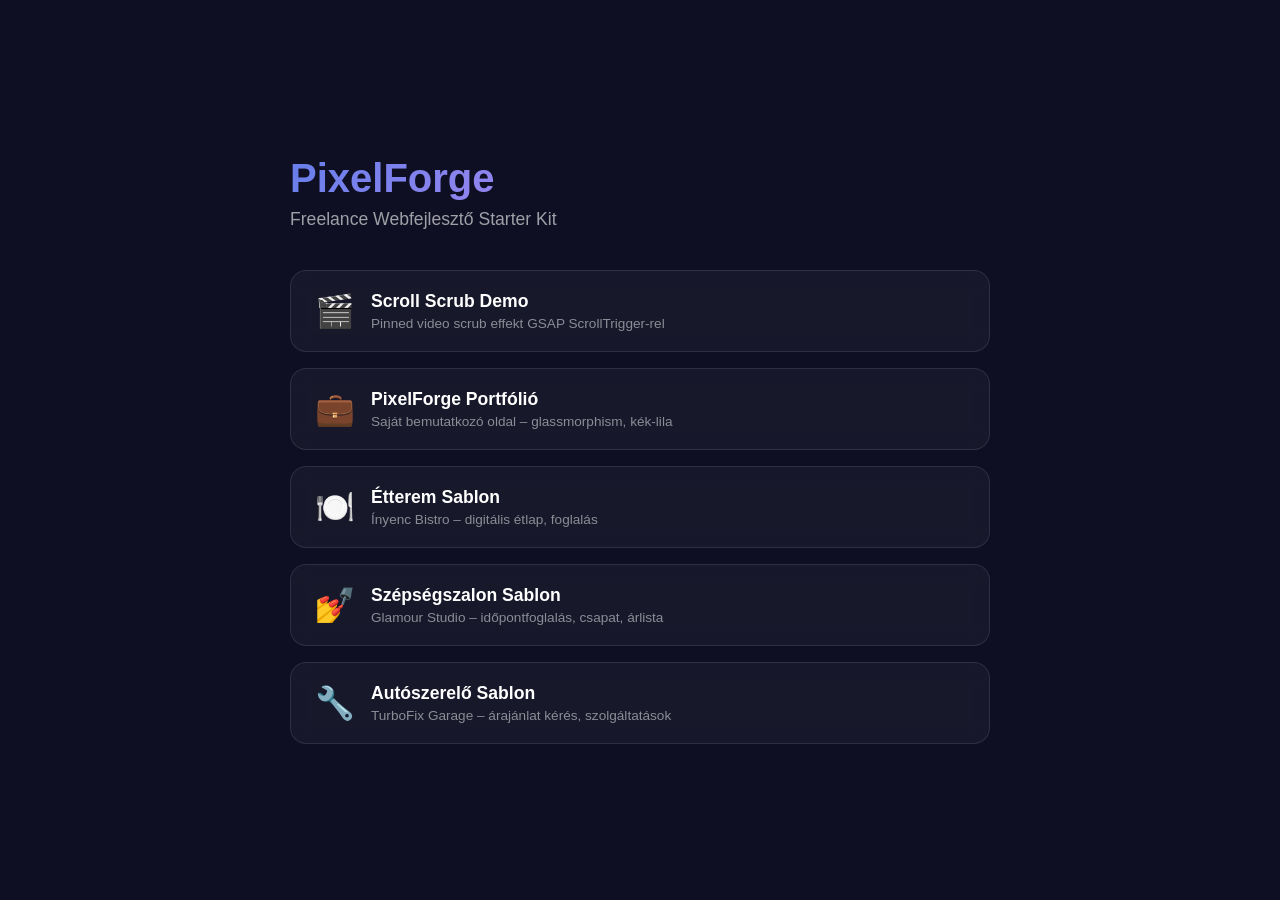
<file: index.html>
<!DOCTYPE html>
<html lang="hu">
<head>
    <meta charset="UTF-8">
    <meta name="viewport" content="width=device-width, initial-scale=1.0">
    <title>PixelForge | Weboldal Sablonok</title>
    <style>
        *, *::before, *::after { margin: 0; padding: 0; box-sizing: border-box; }
        body {
            font-family: 'Inter', -apple-system, sans-serif;
            background: #0f0f23;
            color: #fff;
            min-height: 100vh;
            display: flex;
            align-items: center;
            justify-content: center;
            padding: 40px 24px;
        }
        .container { max-width: 700px; width: 100%; }
        h1 {
            font-size: 2.5rem;
            font-weight: 800;
            margin-bottom: 8px;
            background: linear-gradient(135deg, #667eea, #f093fb);
            -webkit-background-clip: text;
            -webkit-text-fill-color: transparent;
            background-clip: text;
        }
        .subtitle {
            color: rgba(255,255,255,0.6);
            margin-bottom: 40px;
            font-size: 1.1rem;
        }
        .links { display: flex; flex-direction: column; gap: 16px; }
        a {
            display: flex;
            align-items: center;
            gap: 16px;
            padding: 20px 24px;
            background: rgba(255,255,255,0.04);
            border: 1px solid rgba(255,255,255,0.1);
            border-radius: 16px;
            text-decoration: none;
            color: #fff;
            transition: all 0.3s ease;
            backdrop-filter: blur(10px);
        }
        a:hover {
            border-color: rgba(102,126,234,0.5);
            background: rgba(102,126,234,0.08);
            transform: translateX(8px);
        }
        .icon { font-size: 2rem; }
        .link-info h3 { font-size: 1.1rem; margin-bottom: 4px; }
        .link-info p { font-size: 0.85rem; color: rgba(255,255,255,0.5); }
    </style>
</head>
<body>
    <div class="container">
        <h1>PixelForge</h1>
        <p class="subtitle">Freelance Webfejlesztő Starter Kit</p>
        <div class="links">
            <a href="./scroll-scrub-demo/">
                <span class="icon">🎬</span>
                <div class="link-info">
                    <h3>Scroll Scrub Demo</h3>
                    <p>Pinned video scrub effekt GSAP ScrollTrigger-rel</p>
                </div>
            </a>
            <a href="./pixelforge-portfolio/">
                <span class="icon">💼</span>
                <div class="link-info">
                    <h3>PixelForge Portfólió</h3>
                    <p>Saját bemutatkozó oldal – glassmorphism, kék-lila</p>
                </div>
            </a>
            <a href="./sablon-etterem/">
                <span class="icon">🍽️</span>
                <div class="link-info">
                    <h3>Étterem Sablon</h3>
                    <p>Ínyenc Bistro – digitális étlap, foglalás</p>
                </div>
            </a>
            <a href="./sablon-szepsegszalon/">
                <span class="icon">💅</span>
                <div class="link-info">
                    <h3>Szépségszalon Sablon</h3>
                    <p>Glamour Studio – időpontfoglalás, csapat, árlista</p>
                </div>
            </a>
            <a href="./sablon-autoszerelo/">
                <span class="icon">🔧</span>
                <div class="link-info">
                    <h3>Autószerelő Sablon</h3>
                    <p>TurboFix Garage – árajánlat kérés, szolgáltatások</p>
                </div>
            </a>
        </div>
    </div>
</body>
</html>
</file>
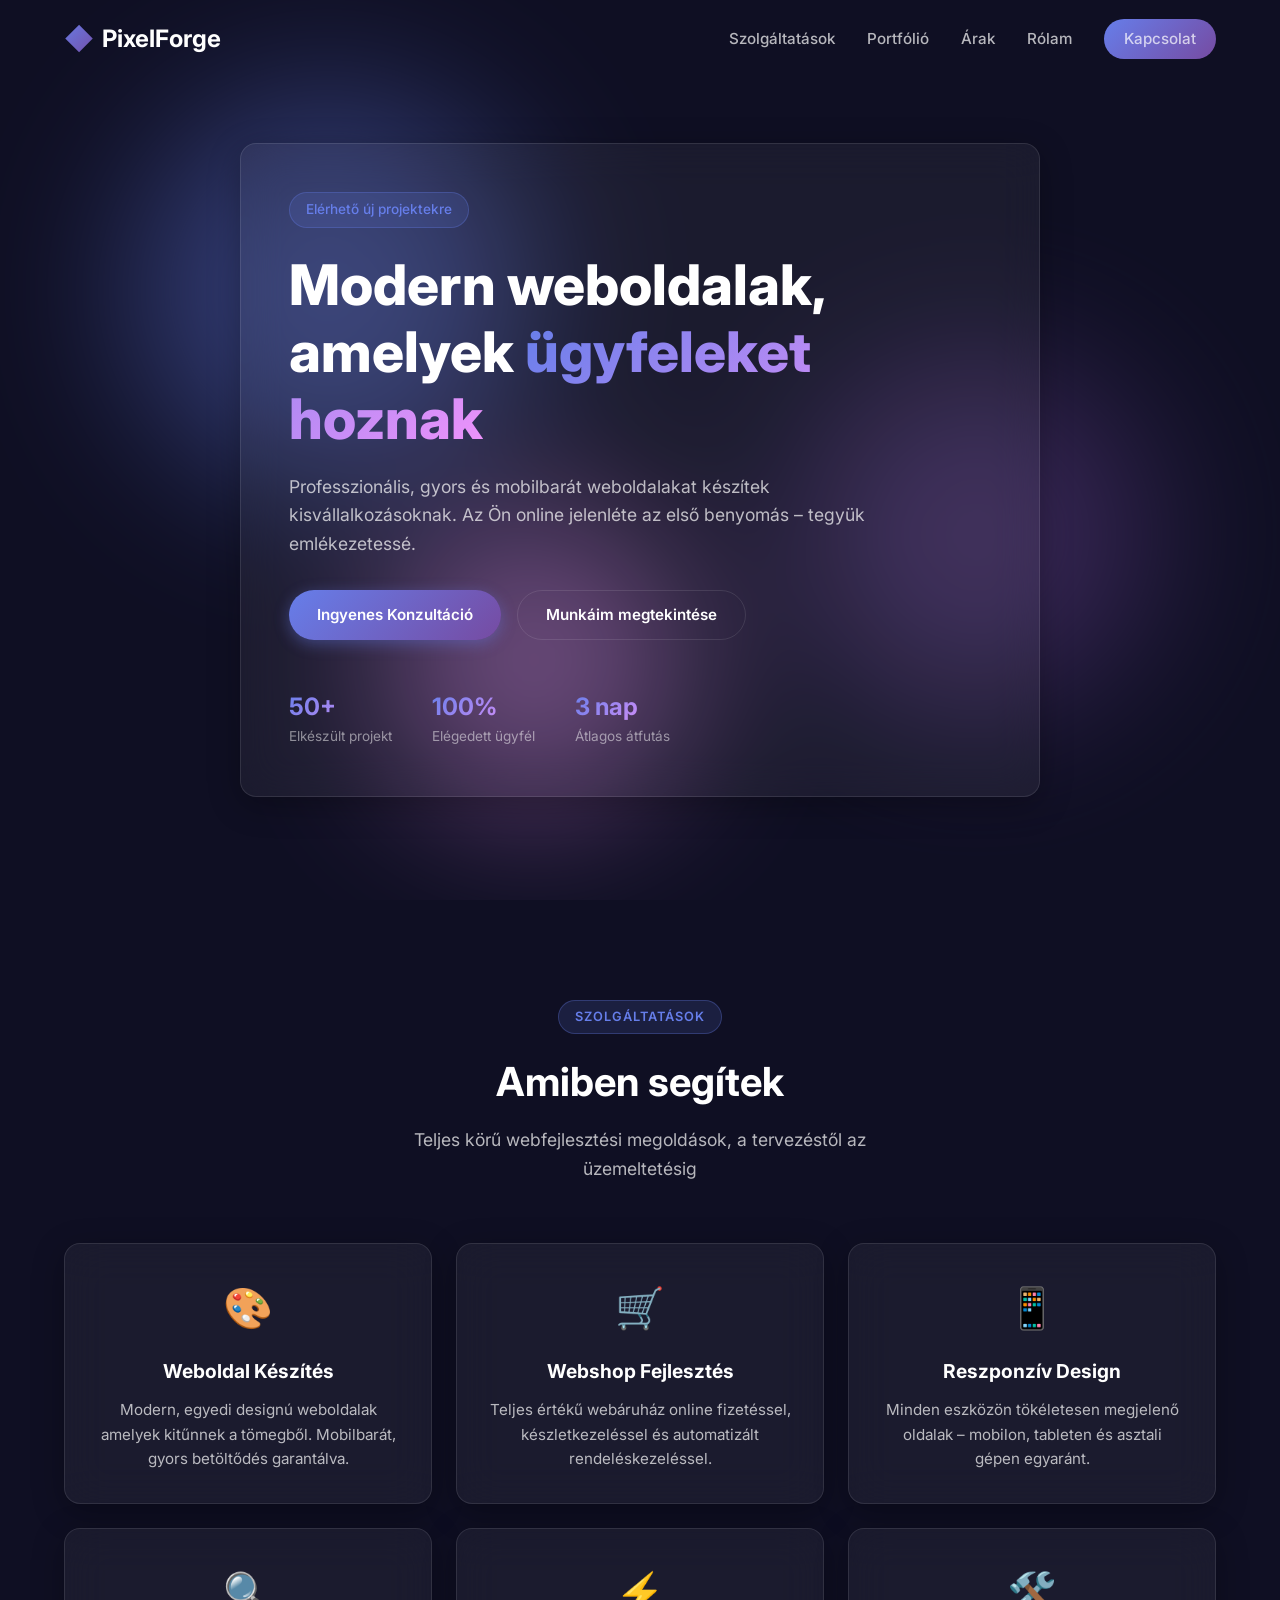
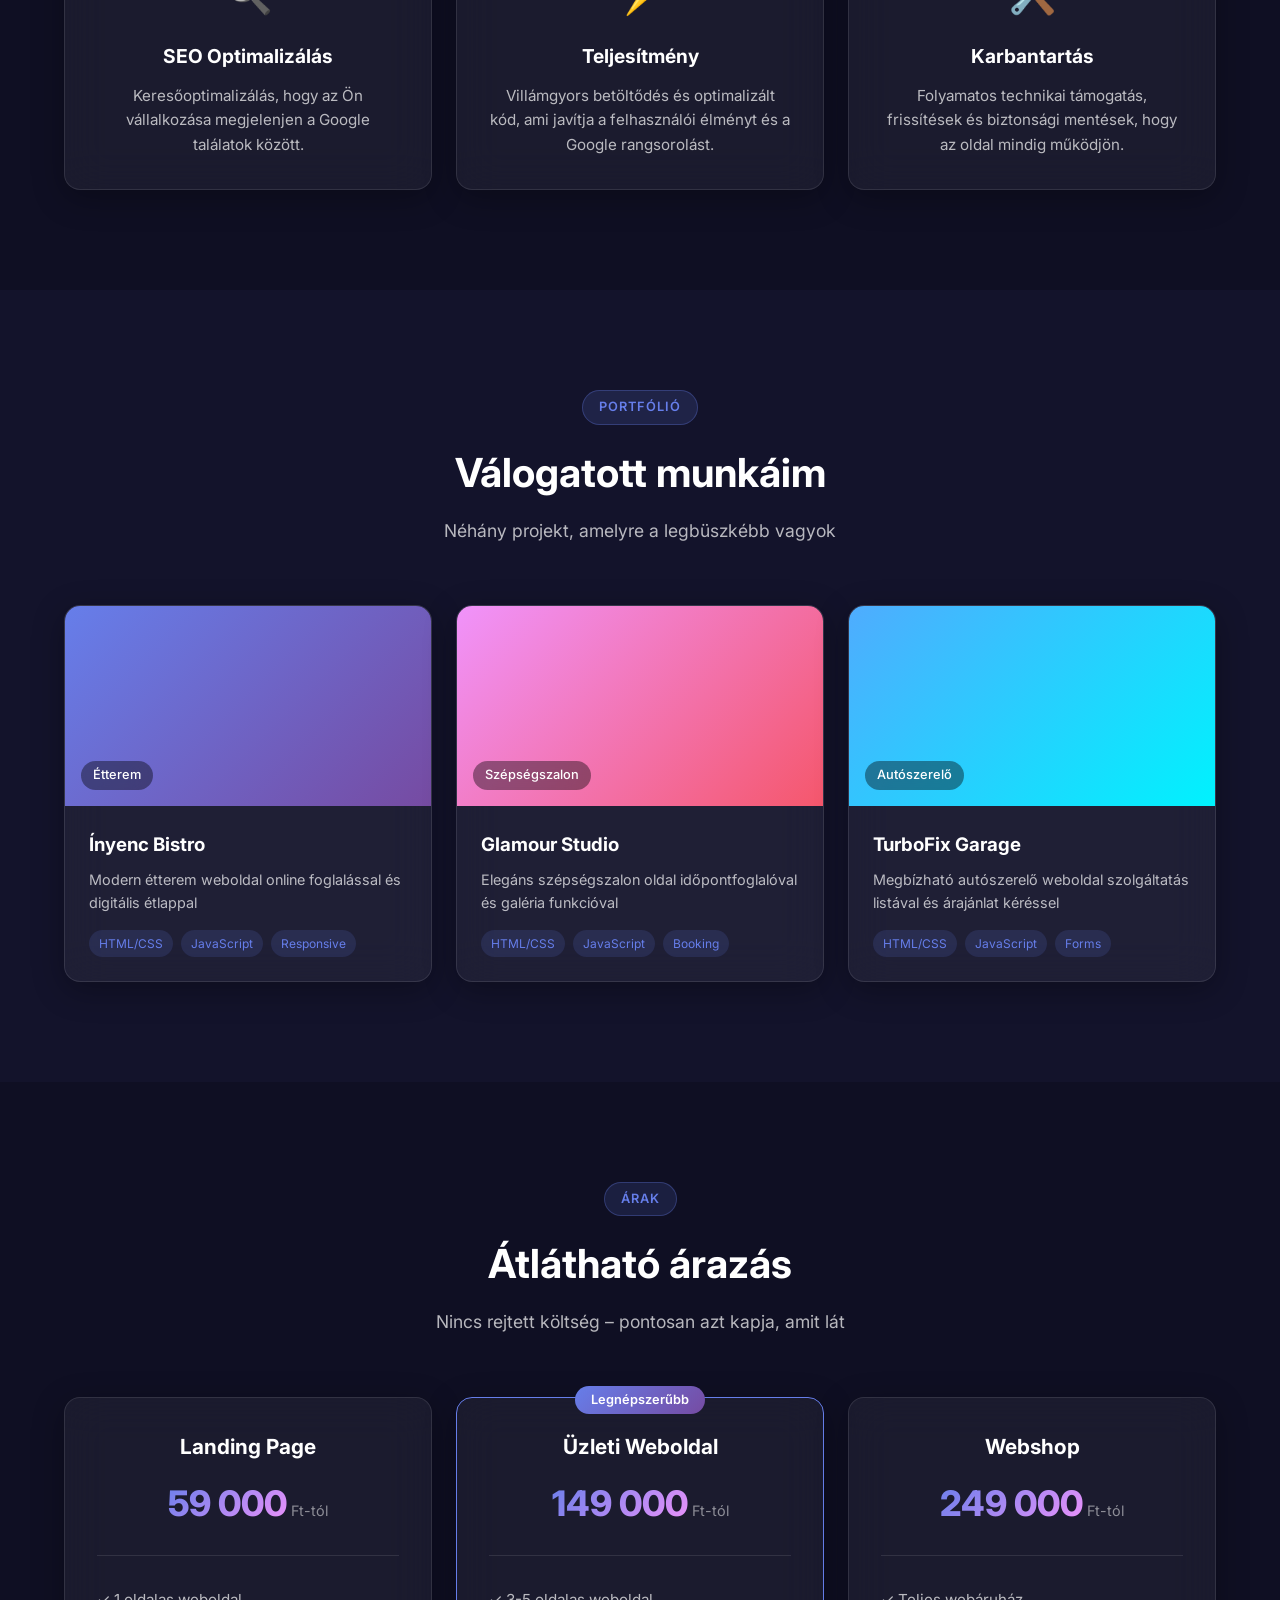
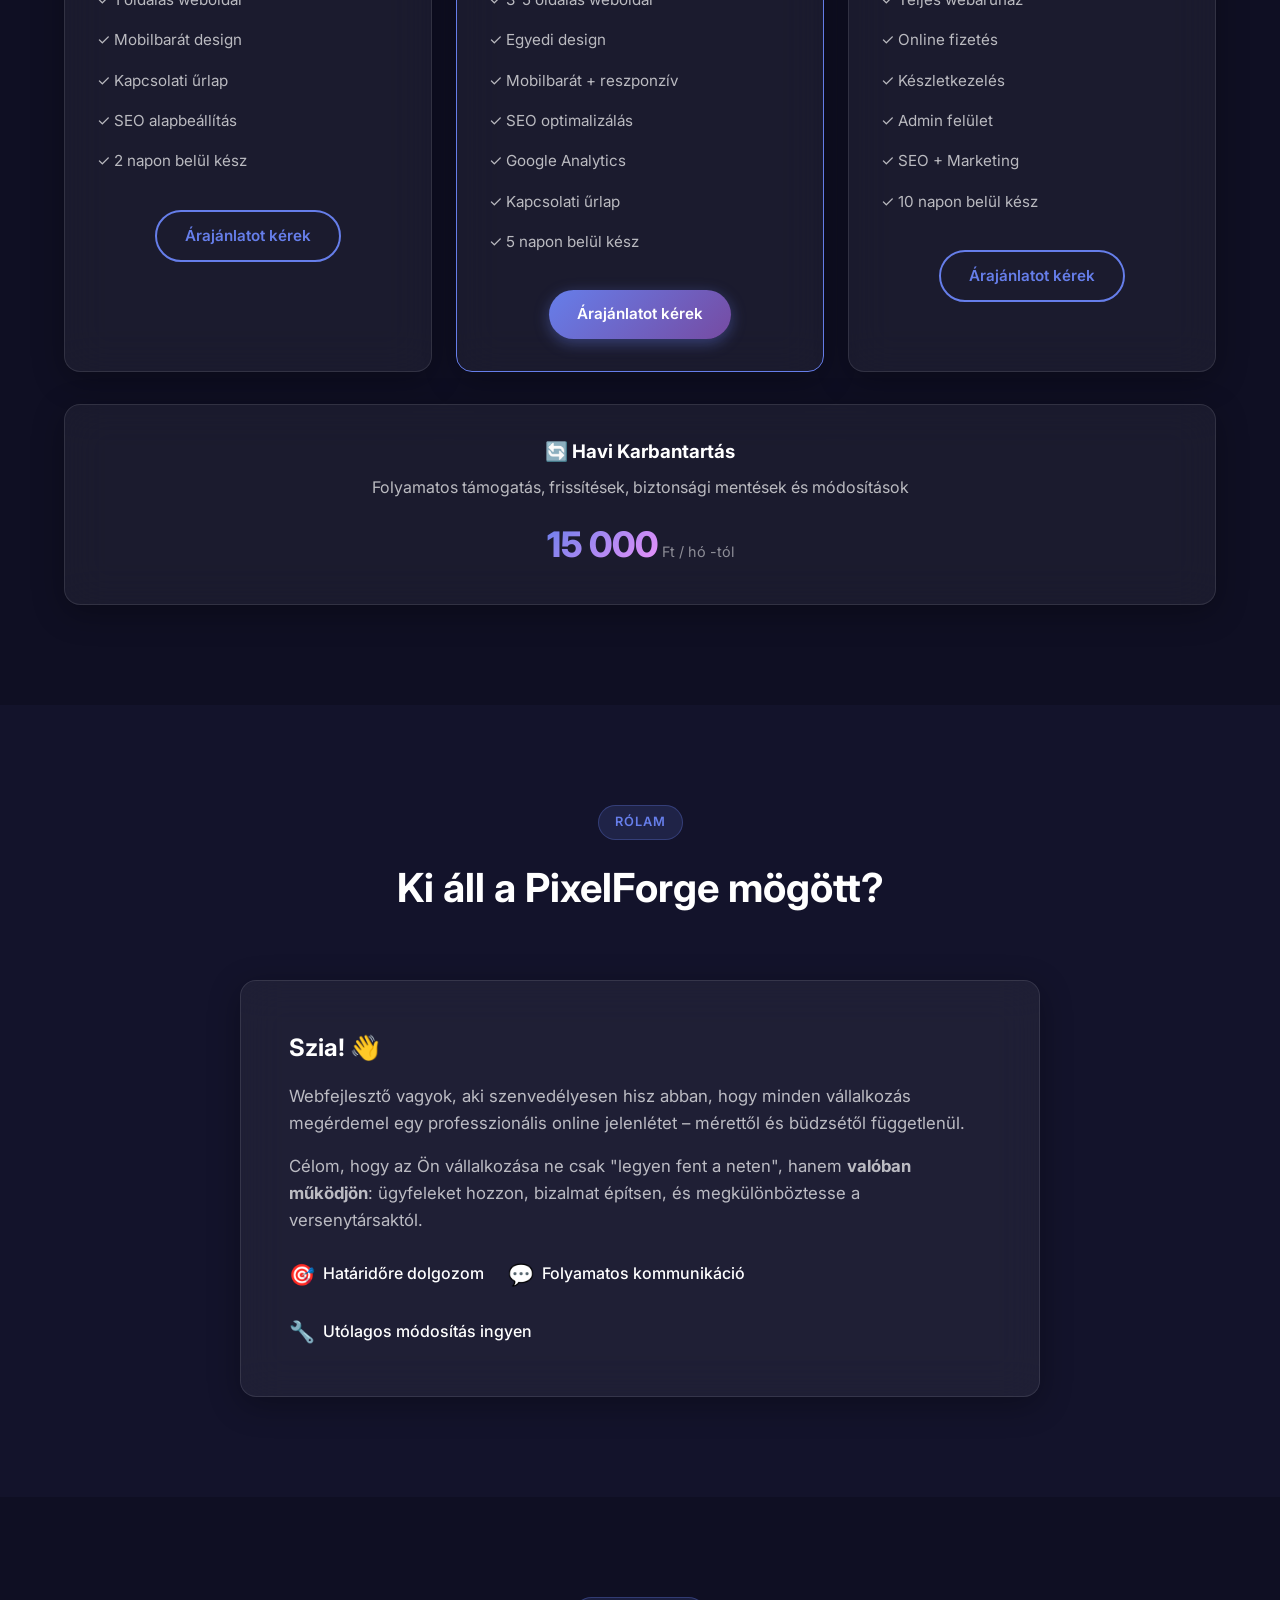
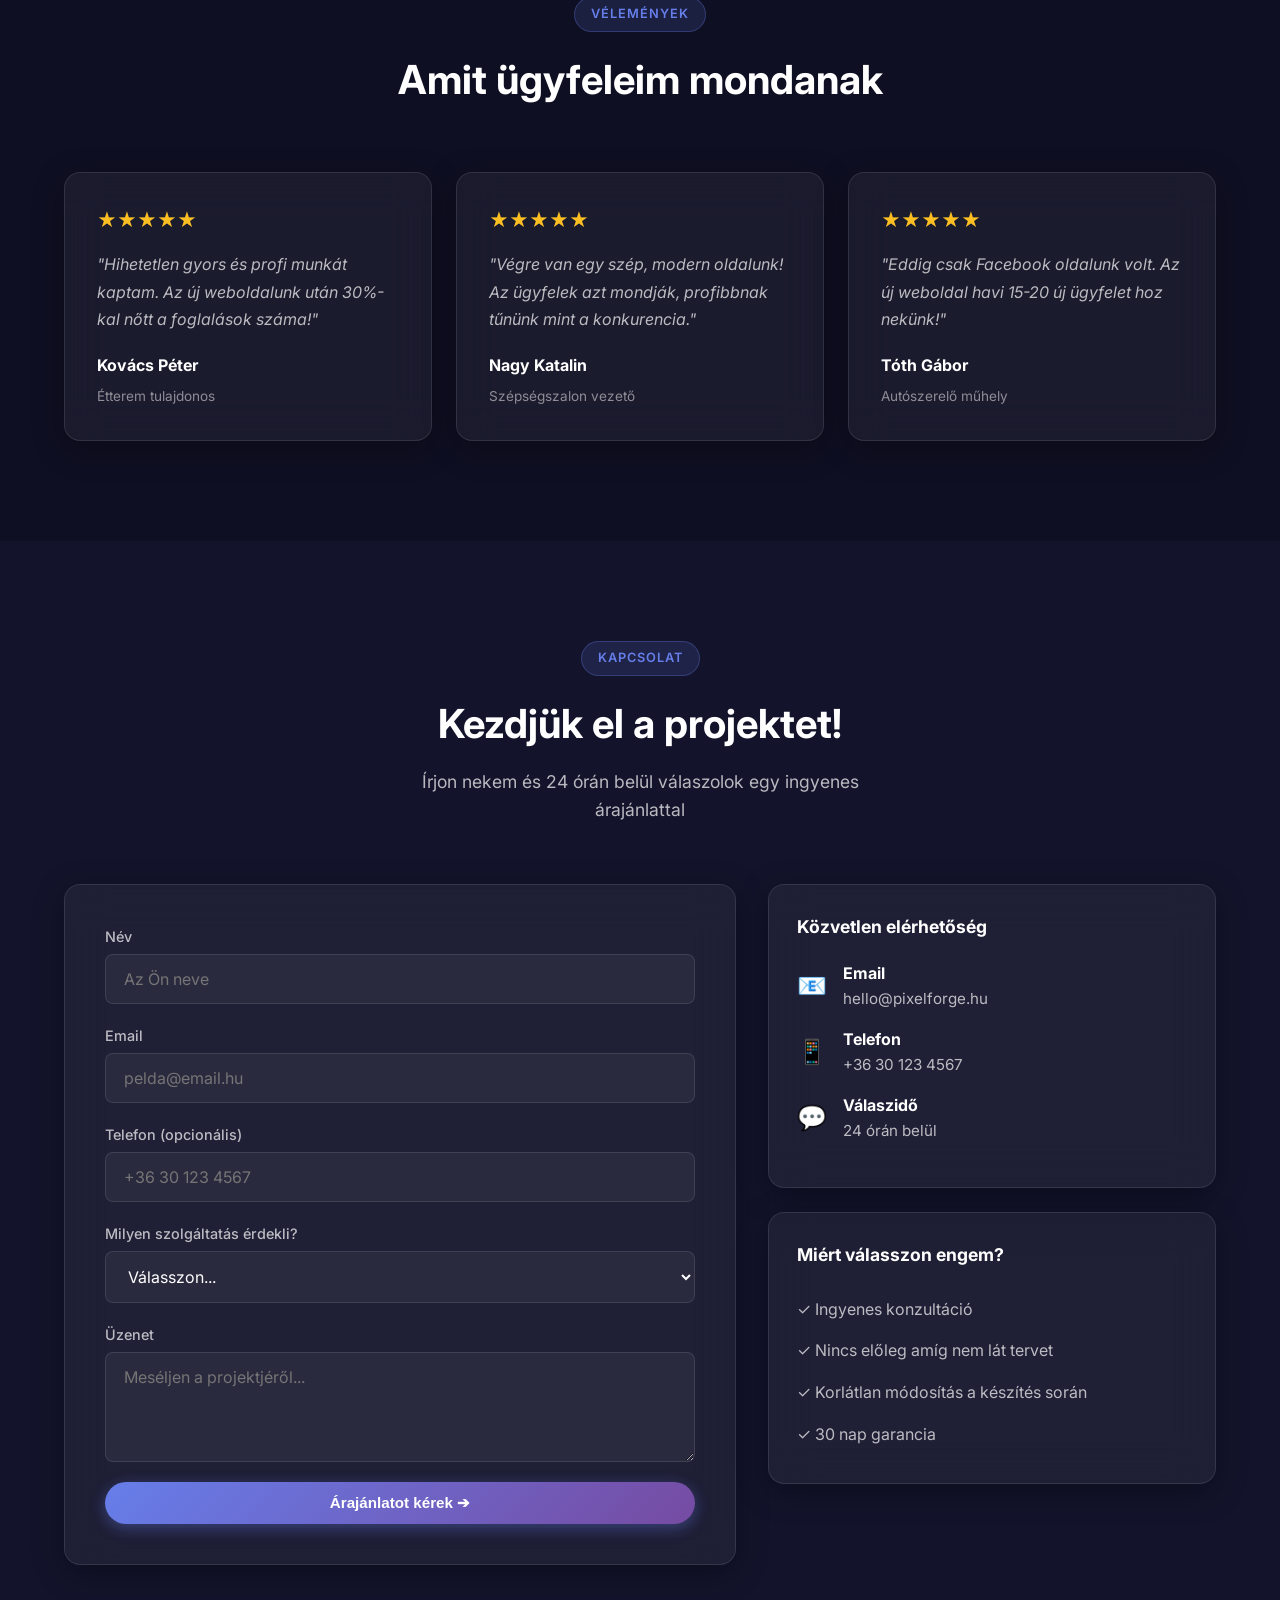
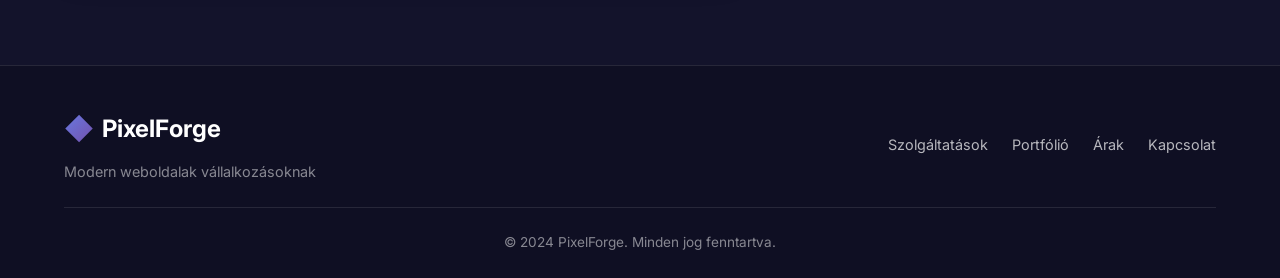
<file: pixelforge-portfolio/index.html>
<!DOCTYPE html>
<html lang="hu">
<head>
    <meta charset="UTF-8">
    <meta name="viewport" content="width=device-width, initial-scale=1.0">
    <title>PixelForge | Modern Weboldal Készítés Vállalkozásoknak</title>
    <meta name="description" content="Professzionális, modern weboldalak készítése kisvállalkozásoknak. Gyors, mobilbarát, SEO-optimalizált megoldások elérhető áron.">
    <link rel="preconnect" href="https://fonts.googleapis.com">
    <link rel="preconnect" href="https://fonts.gstatic.com" crossorigin>
    <link href="https://fonts.googleapis.com/css2?family=Inter:wght@300;400;500;600;700;800&display=swap" rel="stylesheet">
    <link rel="stylesheet" href="style.css">
</head>
<body>
    <!-- Navigation -->
    <nav class="navbar" id="navbar">
        <div class="container nav-container">
            <a href="#" class="logo">
                <span class="logo-icon">&#9670;</span> PixelForge
            </a>
            <button class="nav-toggle" id="navToggle" aria-label="Menu">
                <span></span>
                <span></span>
                <span></span>
            </button>
            <ul class="nav-links" id="navLinks">
                <li><a href="#szolgaltatasok">Szolgáltatások</a></li>
                <li><a href="#portfolio">Portfólió</a></li>
                <li><a href="#arak">Árak</a></li>
                <li><a href="#rolam">Rólam</a></li>
                <li><a href="#kapcsolat" class="btn btn-nav">Kapcsolat</a></li>
            </ul>
        </div>
    </nav>

    <!-- Hero Section -->
    <section class="hero">
        <div class="hero-bg">
            <div class="blob blob-1"></div>
            <div class="blob blob-2"></div>
            <div class="blob blob-3"></div>
        </div>
        <div class="container hero-content">
            <div class="glass-card hero-card">
                <span class="badge">Elérhető új projektekre</span>
                <h1>Modern weboldalak,<br>amelyek <span class="gradient-text">ügyfeleket hoznak</span></h1>
                <p class="hero-desc">Professzionális, gyors és mobilbarát weboldalakat készítek kisvállalkozásoknak. Az Ön online jelenléte az első benyomás – tegyük emlékezetessé.</p>
                <div class="hero-buttons">
                    <a href="#kapcsolat" class="btn btn-primary">Ingyenes Konzultáció</a>
                    <a href="#portfolio" class="btn btn-ghost">Munkáim megtekintése</a>
                </div>
                <div class="hero-stats">
                    <div class="stat">
                        <span class="stat-num">50+</span>
                        <span class="stat-label">Elkészült projekt</span>
                    </div>
                    <div class="stat">
                        <span class="stat-num">100%</span>
                        <span class="stat-label">Elégedett ügyfél</span>
                    </div>
                    <div class="stat">
                        <span class="stat-num">3 nap</span>
                        <span class="stat-label">Átlagos átfutás</span>
                    </div>
                </div>
            </div>
        </div>
    </section>

    <!-- Szolgáltatások -->
    <section class="section" id="szolgaltatasok">
        <div class="container">
            <div class="section-header">
                <span class="section-badge">Szolgáltatások</span>
                <h2>Amiben segítek</h2>
                <p>Teljes körű webfejlesztési megoldások, a tervezéstől az üzemeltetésig</p>
            </div>
            <div class="services-grid">
                <div class="glass-card service-card">
                    <div class="service-icon">🎨</div>
                    <h3>Weboldal Készítés</h3>
                    <p>Modern, egyedi designú weboldalak amelyek kitűnnek a tömegből. Mobilbarát, gyors betöltődés garantálva.</p>
                </div>
                <div class="glass-card service-card">
                    <div class="service-icon">🛒</div>
                    <h3>Webshop Fejlesztés</h3>
                    <p>Teljes értékű webáruház online fizetéssel, készletkezeléssel és automatizált rendeléskezeléssel.</p>
                </div>
                <div class="glass-card service-card">
                    <div class="service-icon">📱</div>
                    <h3>Reszponzív Design</h3>
                    <p>Minden eszközön tökéletesen megjelenő oldalak – mobilon, tableten és asztali gépen egyaránt.</p>
                </div>
                <div class="glass-card service-card">
                    <div class="service-icon">🔍</div>
                    <h3>SEO Optimalizálás</h3>
                    <p>Keresőoptimalizálás, hogy az Ön vállalkozása megjelenjen a Google találatok között.</p>
                </div>
                <div class="glass-card service-card">
                    <div class="service-icon">⚡</div>
                    <h3>Teljesítmény</h3>
                    <p>Villámgyors betöltődés és optimalizált kód, ami javítja a felhasználói élményt és a Google rangsorolást.</p>
                </div>
                <div class="glass-card service-card">
                    <div class="service-icon">🛠️</div>
                    <h3>Karbantartás</h3>
                    <p>Folyamatos technikai támogatás, frissítések és biztonsági mentések, hogy az oldal mindig működjön.</p>
                </div>
            </div>
        </div>
    </section>

    <!-- Portfólió -->
    <section class="section section-dark" id="portfolio">
        <div class="container">
            <div class="section-header">
                <span class="section-badge">Portfólió</span>
                <h2>Válogatott munkáim</h2>
                <p>Néhány projekt, amelyre a legbüszkébb vagyok</p>
            </div>
            <div class="portfolio-grid">
                <div class="glass-card portfolio-card">
                    <div class="portfolio-img" style="background: linear-gradient(135deg, #667eea 0%, #764ba2 100%);">
                        <span class="portfolio-tag">Étterem</span>
                    </div>
                    <div class="portfolio-info">
                        <h3>Ínyenc Bistro</h3>
                        <p>Modern étterem weboldal online foglalással és digitális étlappal</p>
                        <div class="portfolio-tech">
                            <span>HTML/CSS</span>
                            <span>JavaScript</span>
                            <span>Responsive</span>
                        </div>
                    </div>
                </div>
                <div class="glass-card portfolio-card">
                    <div class="portfolio-img" style="background: linear-gradient(135deg, #f093fb 0%, #f5576c 100%);">
                        <span class="portfolio-tag">Szépségszalon</span>
                    </div>
                    <div class="portfolio-info">
                        <h3>Glamour Studio</h3>
                        <p>Elegáns szépségszalon oldal időpontfoglalóval és galéria funkcióval</p>
                        <div class="portfolio-tech">
                            <span>HTML/CSS</span>
                            <span>JavaScript</span>
                            <span>Booking</span>
                        </div>
                    </div>
                </div>
                <div class="glass-card portfolio-card">
                    <div class="portfolio-img" style="background: linear-gradient(135deg, #4facfe 0%, #00f2fe 100%);">
                        <span class="portfolio-tag">Autószerelő</span>
                    </div>
                    <div class="portfolio-info">
                        <h3>TurboFix Garage</h3>
                        <p>Megbízható autószerelő weboldal szolgáltatás listával és árajánlat kéréssel</p>
                        <div class="portfolio-tech">
                            <span>HTML/CSS</span>
                            <span>JavaScript</span>
                            <span>Forms</span>
                        </div>
                    </div>
                </div>
            </div>
        </div>
    </section>

    <!-- Árazás -->
    <section class="section" id="arak">
        <div class="container">
            <div class="section-header">
                <span class="section-badge">Árak</span>
                <h2>Átlátható árazás</h2>
                <p>Nincs rejtett költség – pontosan azt kapja, amit lát</p>
            </div>
            <div class="pricing-grid">
                <div class="glass-card pricing-card">
                    <div class="pricing-header">
                        <h3>Landing Page</h3>
                        <div class="price">
                            <span class="price-amount">59 000</span>
                            <span class="price-currency">Ft-tól</span>
                        </div>
                    </div>
                    <ul class="pricing-features">
                        <li>&#10003; 1 oldalas weboldal</li>
                        <li>&#10003; Mobilbarát design</li>
                        <li>&#10003; Kapcsolati űrlap</li>
                        <li>&#10003; SEO alapbeállítás</li>
                        <li>&#10003; 2 napon belül kész</li>
                    </ul>
                    <a href="#kapcsolat" class="btn btn-outline">Árajánlatot kérek</a>
                </div>
                <div class="glass-card pricing-card pricing-featured">
                    <div class="pricing-badge">Legnépszerűbb</div>
                    <div class="pricing-header">
                        <h3>Üzleti Weboldal</h3>
                        <div class="price">
                            <span class="price-amount">149 000</span>
                            <span class="price-currency">Ft-tól</span>
                        </div>
                    </div>
                    <ul class="pricing-features">
                        <li>&#10003; 3-5 oldalas weboldal</li>
                        <li>&#10003; Egyedi design</li>
                        <li>&#10003; Mobilbarát + reszponzív</li>
                        <li>&#10003; SEO optimalizálás</li>
                        <li>&#10003; Google Analytics</li>
                        <li>&#10003; Kapcsolati űrlap</li>
                        <li>&#10003; 5 napon belül kész</li>
                    </ul>
                    <a href="#kapcsolat" class="btn btn-primary">Árajánlatot kérek</a>
                </div>
                <div class="glass-card pricing-card">
                    <div class="pricing-header">
                        <h3>Webshop</h3>
                        <div class="price">
                            <span class="price-amount">249 000</span>
                            <span class="price-currency">Ft-tól</span>
                        </div>
                    </div>
                    <ul class="pricing-features">
                        <li>&#10003; Teljes webáruház</li>
                        <li>&#10003; Online fizetés</li>
                        <li>&#10003; Készletkezelés</li>
                        <li>&#10003; Admin felület</li>
                        <li>&#10003; SEO + Marketing</li>
                        <li>&#10003; 10 napon belül kész</li>
                    </ul>
                    <a href="#kapcsolat" class="btn btn-outline">Árajánlatot kérek</a>
                </div>
            </div>
            <div class="pricing-addon glass-card">
                <h3>🔄 Havi Karbantartás</h3>
                <p>Folyamatos támogatás, frissítések, biztonsági mentések és módosítások</p>
                <div class="price-inline">
                    <span class="price-amount">15 000</span>
                    <span class="price-currency">Ft / hó -tól</span>
                </div>
            </div>
        </div>
    </section>

    <!-- Rólam -->
    <section class="section section-dark" id="rolam">
        <div class="container">
            <div class="section-header">
                <span class="section-badge">Rólam</span>
                <h2>Ki áll a PixelForge mögött?</h2>
            </div>
            <div class="about-content glass-card">
                <div class="about-text">
                    <h3>Szia! 👋</h3>
                    <p>Webfejlesztő vagyok, aki szenvedélyesen hisz abban, hogy minden vállalkozás megérdemel egy professzionális online jelenlétet – mérettől és büdzsétől függetlenül.</p>
                    <p>Célom, hogy az Ön vállalkozása ne csak "legyen fent a neten", hanem <strong>valóban működjön</strong>: ügyfeleket hozzon, bizalmat építsen, és megkülönböztesse a versenytársaktól.</p>
                    <div class="about-highlights">
                        <div class="highlight">
                            <span class="highlight-icon">🎯</span>
                            <span>Határidőre dolgozom</span>
                        </div>
                        <div class="highlight">
                            <span class="highlight-icon">💬</span>
                            <span>Folyamatos kommunikáció</span>
                        </div>
                        <div class="highlight">
                            <span class="highlight-icon">🔧</span>
                            <span>Utólagos módosítás ingyen</span>
                        </div>
                    </div>
                </div>
            </div>
        </div>
    </section>

    <!-- Vélemények -->
    <section class="section" id="velemenyek">
        <div class="container">
            <div class="section-header">
                <span class="section-badge">Vélemények</span>
                <h2>Amit ügyfeleim mondanak</h2>
            </div>
            <div class="testimonials-grid">
                <div class="glass-card testimonial-card">
                    <div class="stars">★★★★★</div>
                    <p>"Hihetetlen gyors és profi munkát kaptam. Az új weboldalunk után 30%-kal nőtt a foglalások száma!"</p>
                    <div class="testimonial-author">
                        <strong>Kovács Péter</strong>
                        <span>Étterem tulajdonos</span>
                    </div>
                </div>
                <div class="glass-card testimonial-card">
                    <div class="stars">★★★★★</div>
                    <p>"Végre van egy szép, modern oldalunk! Az ügyfelek azt mondják, profibbnak tűnünk mint a konkurencia."</p>
                    <div class="testimonial-author">
                        <strong>Nagy Katalin</strong>
                        <span>Szépségszalon vezető</span>
                    </div>
                </div>
                <div class="glass-card testimonial-card">
                    <div class="stars">★★★★★</div>
                    <p>"Eddig csak Facebook oldalunk volt. Az új weboldal havi 15-20 új ügyfelet hoz nekünk!"</p>
                    <div class="testimonial-author">
                        <strong>Tóth Gábor</strong>
                        <span>Autószerelő műhely</span>
                    </div>
                </div>
            </div>
        </div>
    </section>

    <!-- Kapcsolat -->
    <section class="section section-dark" id="kapcsolat">
        <div class="container">
            <div class="section-header">
                <span class="section-badge">Kapcsolat</span>
                <h2>Kezdjük el a projektet!</h2>
                <p>Írjon nekem és 24 órán belül válaszolok egy ingyenes árajánlattal</p>
            </div>
            <div class="contact-grid">
                <div class="glass-card contact-form-card">
                    <form id="contactForm" class="contact-form">
                        <div class="form-group">
                            <label for="name">Név</label>
                            <input type="text" id="name" name="name" placeholder="Az Ön neve" required>
                        </div>
                        <div class="form-group">
                            <label for="email">Email</label>
                            <input type="email" id="email" name="email" placeholder="pelda@email.hu" required>
                        </div>
                        <div class="form-group">
                            <label for="phone">Telefon (opcionális)</label>
                            <input type="tel" id="phone" name="phone" placeholder="+36 30 123 4567">
                        </div>
                        <div class="form-group">
                            <label for="service">Milyen szolgáltatás érdekli?</label>
                            <select id="service" name="service" required>
                                <option value="">Válasszon...</option>
                                <option value="landing">Landing Page (59 000 Ft-tól)</option>
                                <option value="uzleti">Üzleti Weboldal (149 000 Ft-tól)</option>
                                <option value="webshop">Webshop (249 000 Ft-tól)</option>
                                <option value="egyeb">Egyéb / Nem tudom még</option>
                            </select>
                        </div>
                        <div class="form-group">
                            <label for="message">Üzenet</label>
                            <textarea id="message" name="message" rows="4" placeholder="Meséljen a projektjéről..." required></textarea>
                        </div>
                        <button type="submit" class="btn btn-primary btn-full">Árajánlatot kérek &#10132;</button>
                    </form>
                </div>
                <div class="contact-info">
                    <div class="glass-card contact-info-card">
                        <h3>Közvetlen elérhetőség</h3>
                        <div class="contact-item">
                            <span class="contact-icon">📧</span>
                            <div>
                                <strong>Email</strong>
                                <p>hello@pixelforge.hu</p>
                            </div>
                        </div>
                        <div class="contact-item">
                            <span class="contact-icon">📱</span>
                            <div>
                                <strong>Telefon</strong>
                                <p>+36 30 123 4567</p>
                            </div>
                        </div>
                        <div class="contact-item">
                            <span class="contact-icon">💬</span>
                            <div>
                                <strong>Válaszidő</strong>
                                <p>24 órán belül</p>
                            </div>
                        </div>
                    </div>
                    <div class="glass-card contact-info-card">
                        <h3>Miért válasszon engem?</h3>
                        <ul class="why-list">
                            <li>✓ Ingyenes konzultáció</li>
                            <li>✓ Nincs előleg amíg nem lát tervet</li>
                            <li>✓ Korlátlan módosítás a készítés során</li>
                            <li>✓ 30 nap garancia</li>
                        </ul>
                    </div>
                </div>
            </div>
        </div>
    </section>

    <!-- Footer -->
    <footer class="footer">
        <div class="container">
            <div class="footer-content">
                <div class="footer-brand">
                    <a href="#" class="logo">
                        <span class="logo-icon">&#9670;</span> PixelForge
                    </a>
                    <p>Modern weboldalak vállalkozásoknak</p>
                </div>
                <div class="footer-links">
                    <a href="#szolgaltatasok">Szolgáltatások</a>
                    <a href="#portfolio">Portfólió</a>
                    <a href="#arak">Árak</a>
                    <a href="#kapcsolat">Kapcsolat</a>
                </div>
            </div>
            <div class="footer-bottom">
                <p>&copy; 2024 PixelForge. Minden jog fenntartva.</p>
            </div>
        </div>
    </footer>

    <script src="script.js"></script>
</body>
</html>
</file>
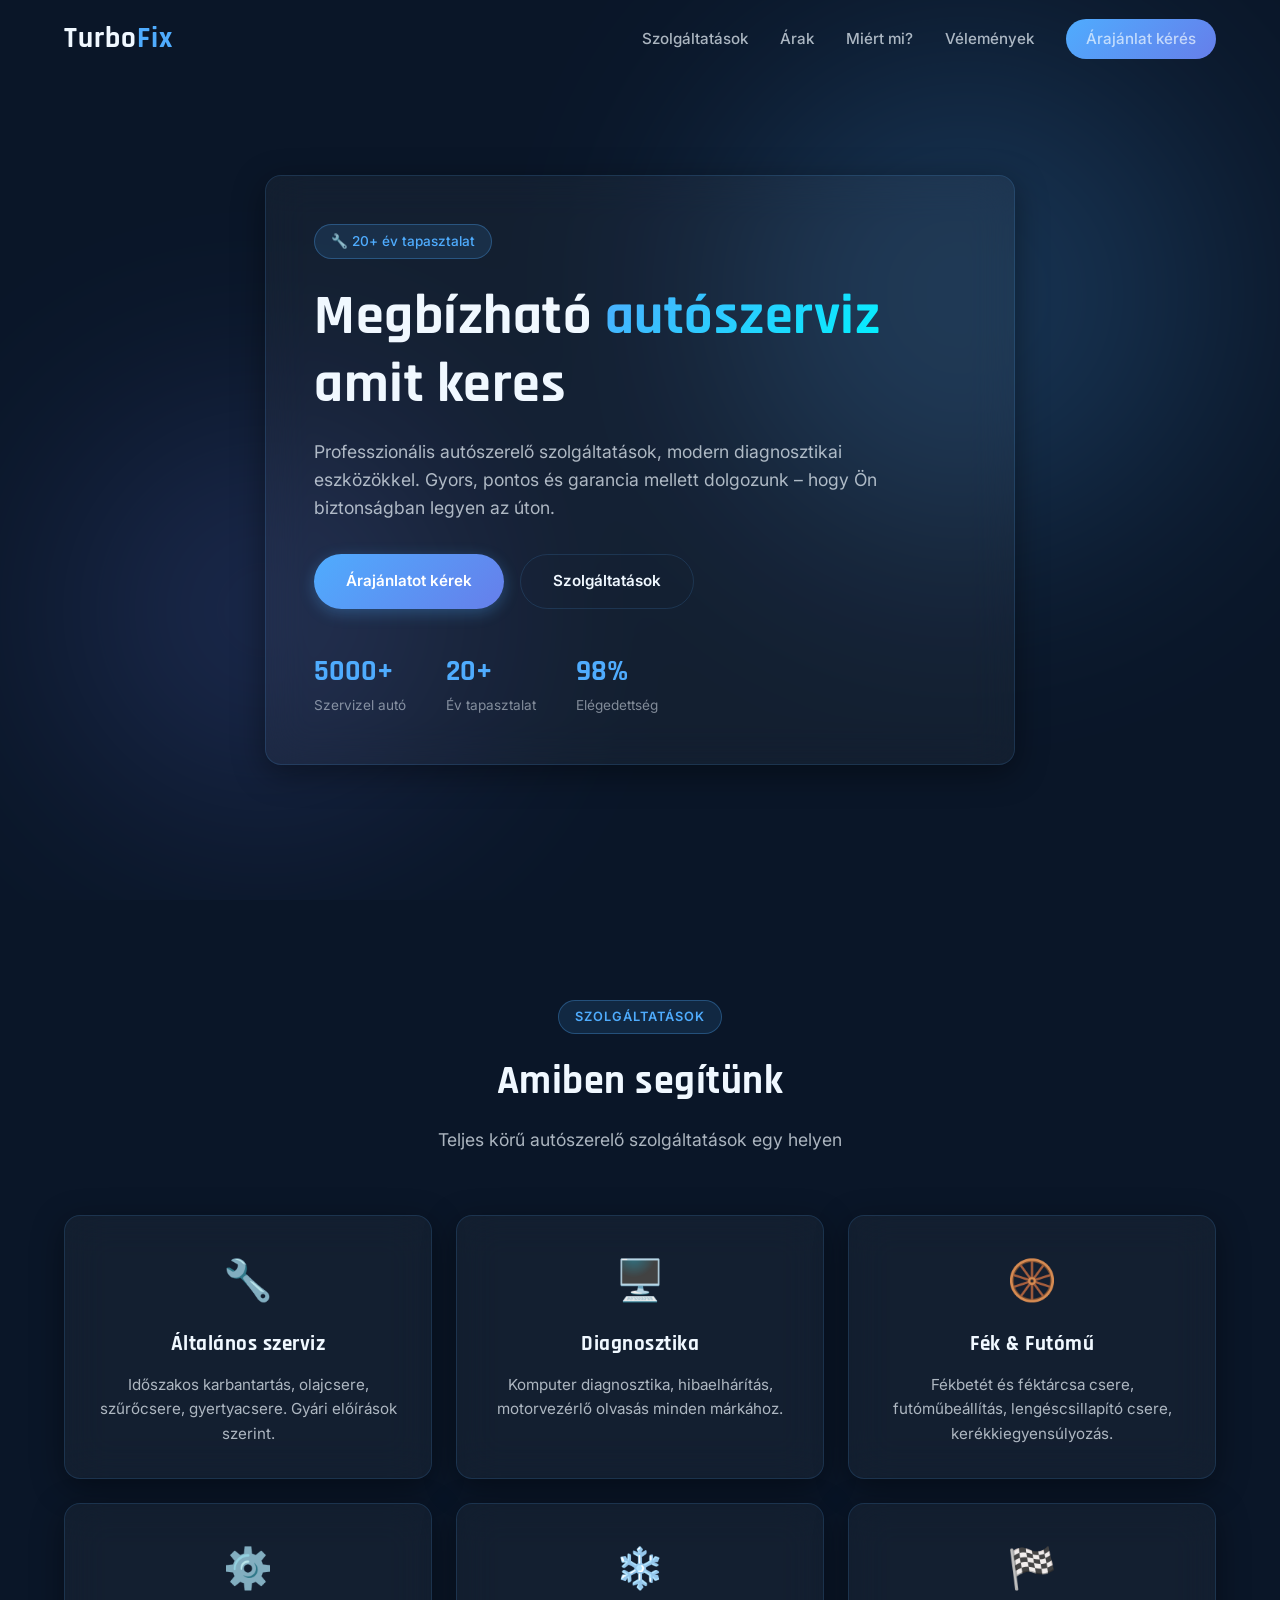
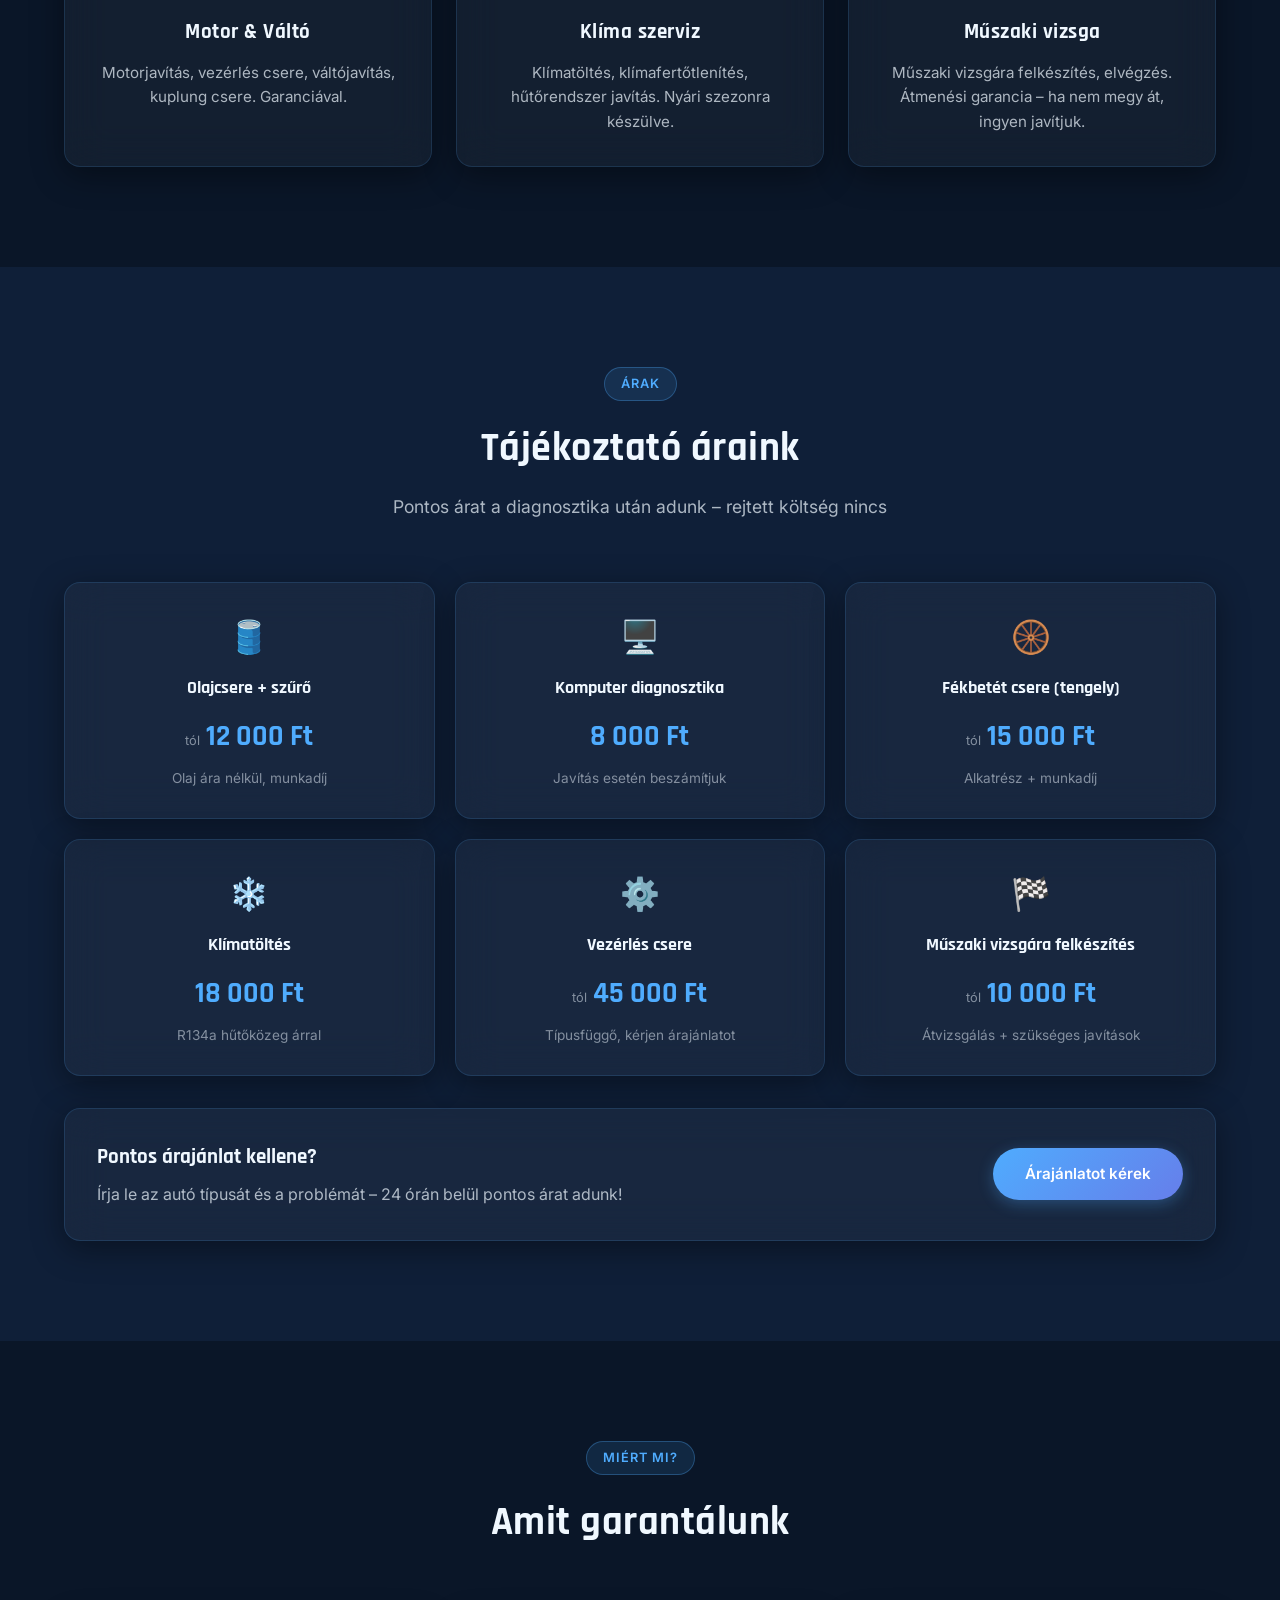
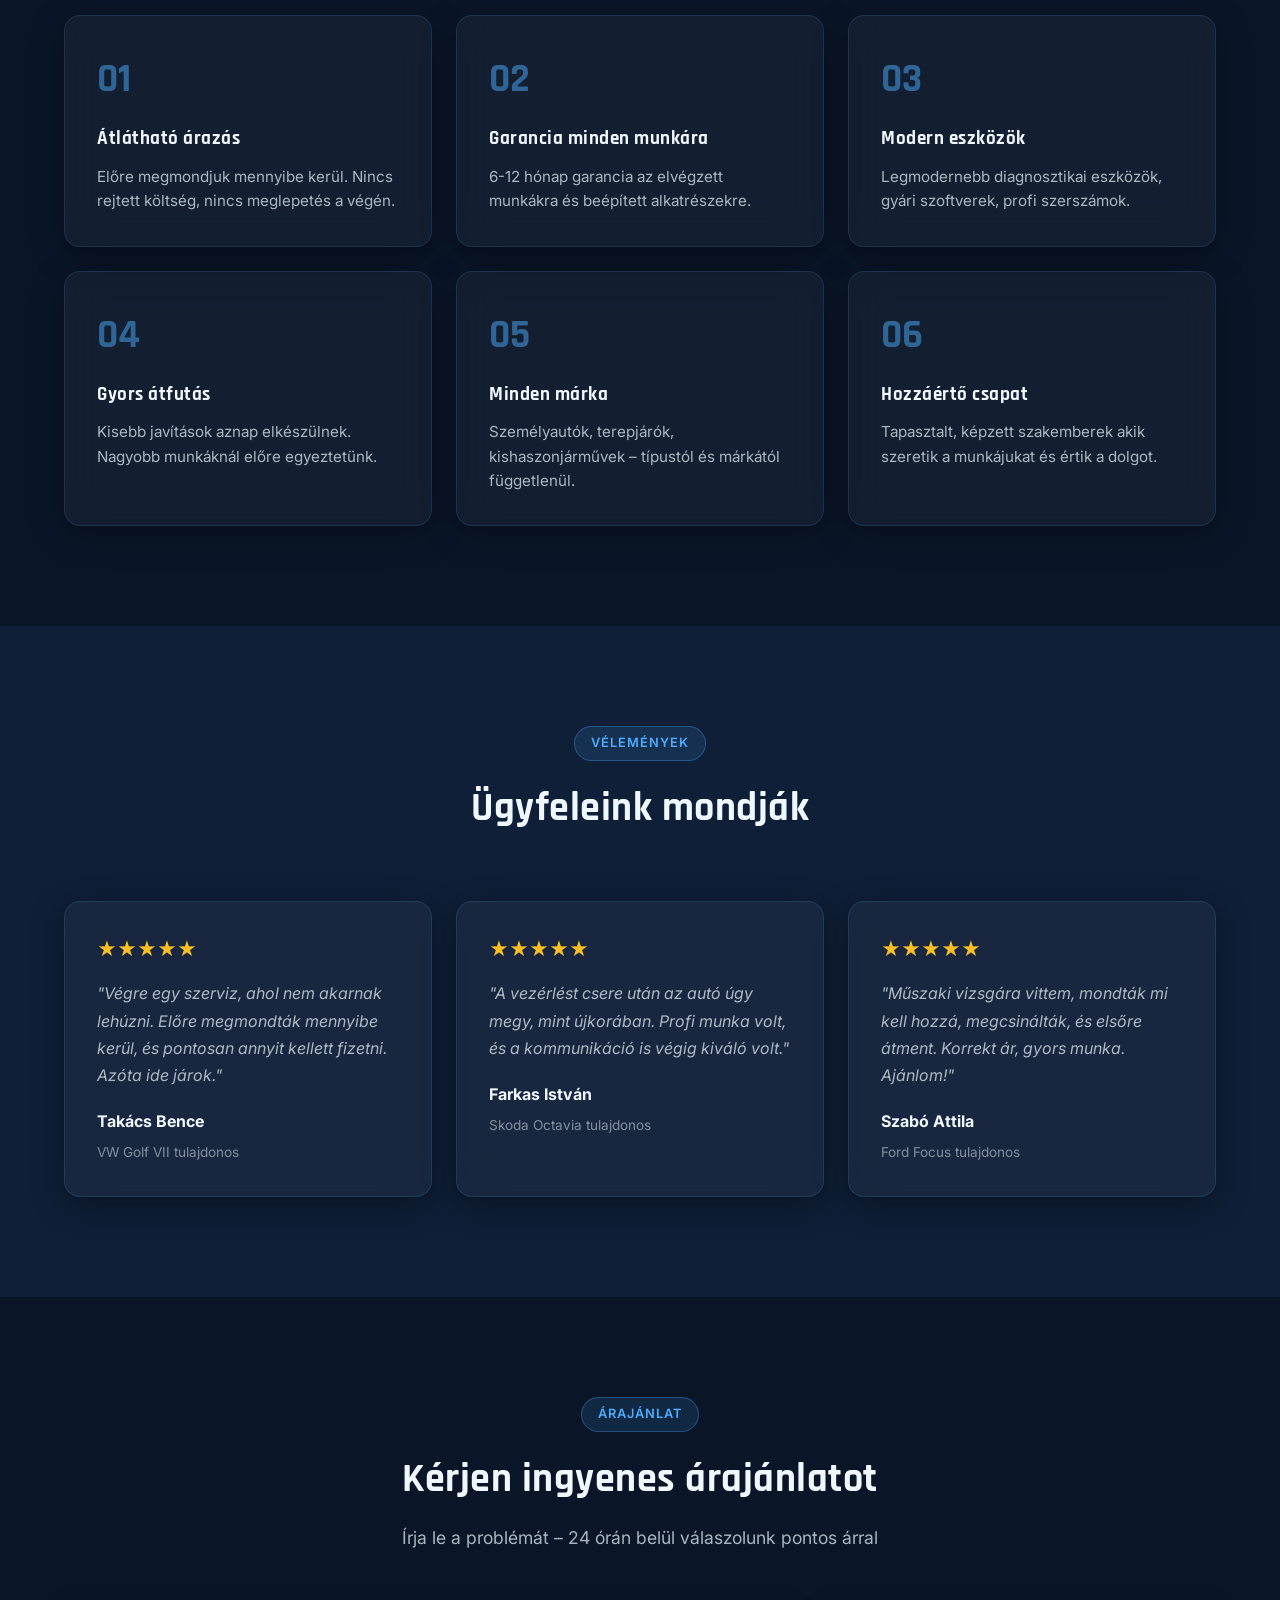
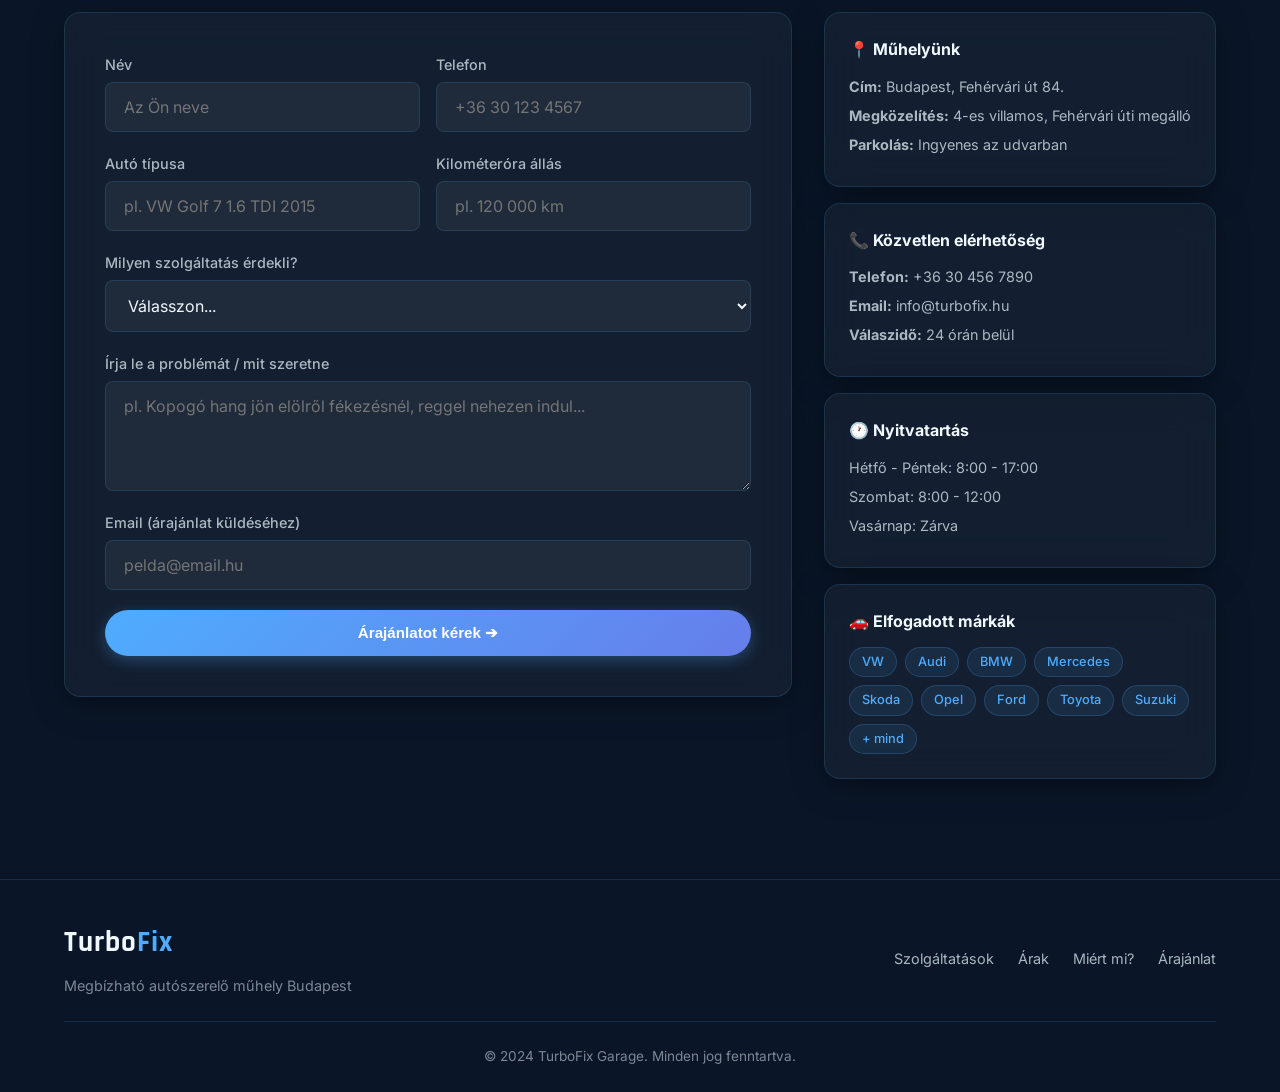
<file: sablon-autoszerelo/index.html>
<!DOCTYPE html>
<html lang="hu">
<head>
    <meta charset="UTF-8">
    <meta name="viewport" content="width=device-width, initial-scale=1.0">
    <title>TurboFix Garage | Megbízható Autószerelő Műhely</title>
    <meta name="description" content="Professzionális autószerelő szolgáltatások: szerviz, diagnosztika, fékcsere, olajcsere, gumiszerviz. Kérjen árajánlatot online!">
    <link rel="preconnect" href="https://fonts.googleapis.com">
    <link rel="preconnect" href="https://fonts.gstatic.com" crossorigin>
    <link href="https://fonts.googleapis.com/css2?family=Rajdhani:wght@400;500;600;700&family=Inter:wght@300;400;500;600;700&display=swap" rel="stylesheet">
    <link rel="stylesheet" href="style.css">
</head>
<body>
    <!-- Navigation -->
    <nav class="navbar" id="navbar">
        <div class="container nav-container">
            <a href="#" class="logo">Turbo<span>Fix</span></a>
            <button class="nav-toggle" id="navToggle" aria-label="Menu">
                <span></span><span></span><span></span>
            </button>
            <ul class="nav-links" id="navLinks">
                <li><a href="#szolgaltatasok">Szolgáltatások</a></li>
                <li><a href="#arak">Árak</a></li>
                <li><a href="#miertmi">Miért mi?</a></li>
                <li><a href="#velemenyek">Vélemények</a></li>
                <li><a href="#ajanlat" class="btn btn-nav">Árajánlat kérés</a></li>
            </ul>
        </div>
    </nav>

    <!-- Hero -->
    <section class="hero">
        <div class="hero-bg-effects">
            <div class="blob blob-1"></div>
            <div class="blob blob-2"></div>
        </div>
        <div class="container hero-content">
            <div class="glass-card hero-card">
                <span class="badge">🔧 20+ év tapasztalat</span>
                <h1>Megbízható <span class="gradient-text">autószerviz</span> amit keres</h1>
                <p>Professzionális autószerelő szolgáltatások, modern diagnosztikai eszközökkel. Gyors, pontos és garancia mellett dolgozunk – hogy Ön biztonságban legyen az úton.</p>
                <div class="hero-buttons">
                    <a href="#ajanlat" class="btn btn-primary">Árajánlatot kérek</a>
                    <a href="#szolgaltatasok" class="btn btn-ghost">Szolgáltatások</a>
                </div>
                <div class="hero-stats">
                    <div class="stat">
                        <span class="stat-num">5000+</span>
                        <span class="stat-label">Szervizel autó</span>
                    </div>
                    <div class="stat">
                        <span class="stat-num">20+</span>
                        <span class="stat-label">Év tapasztalat</span>
                    </div>
                    <div class="stat">
                        <span class="stat-num">98%</span>
                        <span class="stat-label">Elégedettség</span>
                    </div>
                </div>
            </div>
        </div>
    </section>

    <!-- Szolgáltatások -->
    <section class="section" id="szolgaltatasok">
        <div class="container">
            <div class="section-header">
                <span class="section-badge">Szolgáltatások</span>
                <h2>Amiben segítünk</h2>
                <p>Teljes körű autószerelő szolgáltatások egy helyen</p>
            </div>
            <div class="services-grid">
                <div class="glass-card service-card">
                    <div class="service-icon">🔧</div>
                    <h3>Általános szerviz</h3>
                    <p>Időszakos karbantartás, olajcsere, szűrőcsere, gyertyacsere. Gyári előírások szerint.</p>
                </div>
                <div class="glass-card service-card">
                    <div class="service-icon">🖥️</div>
                    <h3>Diagnosztika</h3>
                    <p>Komputer diagnosztika, hibaelhárítás, motorvezérlő olvasás minden márkához.</p>
                </div>
                <div class="glass-card service-card">
                    <div class="service-icon">🛞</div>
                    <h3>Fék & Futómű</h3>
                    <p>Fékbetét és féktárcsa csere, futóműbeállítás, lengéscsillapító csere, kerékkiegyensúlyozás.</p>
                </div>
                <div class="glass-card service-card">
                    <div class="service-icon">⚙️</div>
                    <h3>Motor & Váltó</h3>
                    <p>Motorjavítás, vezérlés csere, váltójavítás, kuplung csere. Garanciával.</p>
                </div>
                <div class="glass-card service-card">
                    <div class="service-icon">❄️</div>
                    <h3>Klíma szerviz</h3>
                    <p>Klímatöltés, klímafertőtlenítés, hűtőrendszer javítás. Nyári szezonra készülve.</p>
                </div>
                <div class="glass-card service-card">
                    <div class="service-icon">🏁</div>
                    <h3>Műszaki vizsga</h3>
                    <p>Műszaki vizsgára felkészítés, elvégzés. Átmenési garancia – ha nem megy át, ingyen javítjuk.</p>
                </div>
            </div>
        </div>
    </section>

    <!-- Árak -->
    <section class="section section-dark" id="arak">
        <div class="container">
            <div class="section-header">
                <span class="section-badge">Árak</span>
                <h2>Tájékoztató áraink</h2>
                <p>Pontos árat a diagnosztika után adunk – rejtett költség nincs</p>
            </div>
            <div class="pricing-grid">
                <div class="glass-card pricing-card">
                    <div class="pricing-icon">🛢️</div>
                    <h3>Olajcsere + szűrő</h3>
                    <div class="pricing-price">
                        <span class="price-from">tól</span>
                        <span class="price-amount">12 000 Ft</span>
                    </div>
                    <p class="pricing-note">Olaj ára nélkül, munkadíj</p>
                </div>
                <div class="glass-card pricing-card">
                    <div class="pricing-icon">🖥️</div>
                    <h3>Komputer diagnosztika</h3>
                    <div class="pricing-price">
                        <span class="price-amount">8 000 Ft</span>
                    </div>
                    <p class="pricing-note">Javítás esetén beszámítjuk</p>
                </div>
                <div class="glass-card pricing-card">
                    <div class="pricing-icon">🛞</div>
                    <h3>Fékbetét csere (tengely)</h3>
                    <div class="pricing-price">
                        <span class="price-from">tól</span>
                        <span class="price-amount">15 000 Ft</span>
                    </div>
                    <p class="pricing-note">Alkatrész + munkadíj</p>
                </div>
                <div class="glass-card pricing-card">
                    <div class="pricing-icon">❄️</div>
                    <h3>Klímatöltés</h3>
                    <div class="pricing-price">
                        <span class="price-amount">18 000 Ft</span>
                    </div>
                    <p class="pricing-note">R134a hűtőközeg árral</p>
                </div>
                <div class="glass-card pricing-card">
                    <div class="pricing-icon">⚙️</div>
                    <h3>Vezérlés csere</h3>
                    <div class="pricing-price">
                        <span class="price-from">tól</span>
                        <span class="price-amount">45 000 Ft</span>
                    </div>
                    <p class="pricing-note">Típusfüggő, kérjen árajánlatot</p>
                </div>
                <div class="glass-card pricing-card">
                    <div class="pricing-icon">🏁</div>
                    <h3>Műszaki vizsgára felkészítés</h3>
                    <div class="pricing-price">
                        <span class="price-from">tól</span>
                        <span class="price-amount">10 000 Ft</span>
                    </div>
                    <p class="pricing-note">Átvizsgálás + szükséges javítások</p>
                </div>
            </div>
            <div class="pricing-cta glass-card">
                <div class="pricing-cta-content">
                    <h3>Pontos árajánlat kellene?</h3>
                    <p>Írja le az autó típusát és a problémát – 24 órán belül pontos árat adunk!</p>
                </div>
                <a href="#ajanlat" class="btn btn-primary">Árajánlatot kérek</a>
            </div>
        </div>
    </section>

    <!-- Miért mi -->
    <section class="section" id="miertmi">
        <div class="container">
            <div class="section-header">
                <span class="section-badge">Miért mi?</span>
                <h2>Amit garantálunk</h2>
            </div>
            <div class="features-grid">
                <div class="glass-card feature-card">
                    <div class="feature-number">01</div>
                    <h3>Átlátható árazás</h3>
                    <p>Előre megmondjuk mennyibe kerül. Nincs rejtett költség, nincs meglepetés a végén.</p>
                </div>
                <div class="glass-card feature-card">
                    <div class="feature-number">02</div>
                    <h3>Garancia minden munkára</h3>
                    <p>6-12 hónap garancia az elvégzett munkákra és beépített alkatrészekre.</p>
                </div>
                <div class="glass-card feature-card">
                    <div class="feature-number">03</div>
                    <h3>Modern eszközök</h3>
                    <p>Legmodernebb diagnosztikai eszközök, gyári szoftverek, profi szerszámok.</p>
                </div>
                <div class="glass-card feature-card">
                    <div class="feature-number">04</div>
                    <h3>Gyors átfutás</h3>
                    <p>Kisebb javítások aznap elkészülnek. Nagyobb munkáknál előre egyeztetünk.</p>
                </div>
                <div class="glass-card feature-card">
                    <div class="feature-number">05</div>
                    <h3>Minden márka</h3>
                    <p>Személyautók, terepjárók, kishaszonjárművek – típustól és márkától függetlenül.</p>
                </div>
                <div class="glass-card feature-card">
                    <div class="feature-number">06</div>
                    <h3>Hozzáértő csapat</h3>
                    <p>Tapasztalt, képzett szakemberek akik szeretik a munkájukat és értik a dolgot.</p>
                </div>
            </div>
        </div>
    </section>

    <!-- Vélemények -->
    <section class="section section-dark" id="velemenyek">
        <div class="container">
            <div class="section-header">
                <span class="section-badge">Vélemények</span>
                <h2>Ügyfeleink mondják</h2>
            </div>
            <div class="testimonials-grid">
                <div class="glass-card testimonial-card">
                    <div class="stars">★★★★★</div>
                    <p>"Végre egy szerviz, ahol nem akarnak lehúzni. Előre megmondták mennyibe kerül, és pontosan annyit kellett fizetni. Azóta ide járok."</p>
                    <div class="testimonial-author">
                        <strong>Takács Bence</strong>
                        <span>VW Golf VII tulajdonos</span>
                    </div>
                </div>
                <div class="glass-card testimonial-card">
                    <div class="stars">★★★★★</div>
                    <p>"A vezérlést csere után az autó úgy megy, mint újkorában. Profi munka volt, és a kommunikáció is végig kiváló volt."</p>
                    <div class="testimonial-author">
                        <strong>Farkas István</strong>
                        <span>Skoda Octavia tulajdonos</span>
                    </div>
                </div>
                <div class="glass-card testimonial-card">
                    <div class="stars">★★★★★</div>
                    <p>"Műszaki vizsgára vittem, mondták mi kell hozzá, megcsinálták, és elsőre átment. Korrekt ár, gyors munka. Ajánlom!"</p>
                    <div class="testimonial-author">
                        <strong>Szabó Attila</strong>
                        <span>Ford Focus tulajdonos</span>
                    </div>
                </div>
            </div>
        </div>
    </section>

    <!-- Árajánlat kérés -->
    <section class="section" id="ajanlat">
        <div class="container">
            <div class="section-header">
                <span class="section-badge">Árajánlat</span>
                <h2>Kérjen ingyenes árajánlatot</h2>
                <p>Írja le a problémát – 24 órán belül válaszolunk pontos árral</p>
            </div>
            <div class="contact-grid">
                <div class="glass-card contact-form-card">
                    <form id="quoteForm" class="contact-form">
                        <div class="form-row">
                            <div class="form-group">
                                <label for="qname">Név</label>
                                <input type="text" id="qname" placeholder="Az Ön neve" required>
                            </div>
                            <div class="form-group">
                                <label for="qphone">Telefon</label>
                                <input type="tel" id="qphone" placeholder="+36 30 123 4567" required>
                            </div>
                        </div>
                        <div class="form-row">
                            <div class="form-group">
                                <label for="qcar">Autó típusa</label>
                                <input type="text" id="qcar" placeholder="pl. VW Golf 7 1.6 TDI 2015" required>
                            </div>
                            <div class="form-group">
                                <label for="qkm">Kilométeróra állás</label>
                                <input type="text" id="qkm" placeholder="pl. 120 000 km">
                            </div>
                        </div>
                        <div class="form-group">
                            <label for="qservice">Milyen szolgáltatás érdekli?</label>
                            <select id="qservice" required>
                                <option value="">Válasszon...</option>
                                <option value="szerviz">Időszakos szerviz / Olajcsere</option>
                                <option value="diagnosztika">Diagnosztika / Hibaelhárítás</option>
                                <option value="fek">Fék javítás / csere</option>
                                <option value="futumu">Futómű javítás</option>
                                <option value="motor">Motor / Váltó javítás</option>
                                <option value="vezerles">Vezérlés csere</option>
                                <option value="klima">Klíma szerviz</option>
                                <option value="muszaki">Műszaki vizsgára felkészítés</option>
                                <option value="egyeb">Egyéb / Nem tudom pontosan</option>
                            </select>
                        </div>
                        <div class="form-group">
                            <label for="qproblem">Írja le a problémát / mit szeretne</label>
                            <textarea id="qproblem" rows="4" placeholder="pl. Kopogó hang jön elölről fékezésnél, reggel nehezen indul..." required></textarea>
                        </div>
                        <div class="form-group">
                            <label for="qemail">Email (árajánlat küldéséhez)</label>
                            <input type="email" id="qemail" placeholder="pelda@email.hu" required>
                        </div>
                        <button type="submit" class="btn btn-primary btn-full">Árajánlatot kérek &#10132;</button>
                    </form>
                </div>
                <div class="contact-info">
                    <div class="glass-card info-card">
                        <h3>📍 Műhelyünk</h3>
                        <p><strong>Cím:</strong> Budapest, Fehérvári út 84.</p>
                        <p><strong>Megközelítés:</strong> 4-es villamos, Fehérvári úti megálló</p>
                        <p><strong>Parkolás:</strong> Ingyenes az udvarban</p>
                    </div>
                    <div class="glass-card info-card">
                        <h3>📞 Közvetlen elérhetőség</h3>
                        <p><strong>Telefon:</strong> +36 30 456 7890</p>
                        <p><strong>Email:</strong> info@turbofix.hu</p>
                        <p><strong>Válaszidő:</strong> 24 órán belül</p>
                    </div>
                    <div class="glass-card info-card">
                        <h3>🕐 Nyitvatartás</h3>
                        <p>Hétfő - Péntek: 8:00 - 17:00</p>
                        <p>Szombat: 8:00 - 12:00</p>
                        <p>Vasárnap: Zárva</p>
                    </div>
                    <div class="glass-card info-card">
                        <h3>🚗 Elfogadott márkák</h3>
                        <div class="brand-tags">
                            <span>VW</span>
                            <span>Audi</span>
                            <span>BMW</span>
                            <span>Mercedes</span>
                            <span>Skoda</span>
                            <span>Opel</span>
                            <span>Ford</span>
                            <span>Toyota</span>
                            <span>Suzuki</span>
                            <span>+ mind</span>
                        </div>
                    </div>
                </div>
            </div>
        </div>
    </section>

    <!-- Footer -->
    <footer class="footer">
        <div class="container">
            <div class="footer-content">
                <div class="footer-brand">
                    <a href="#" class="logo">Turbo<span>Fix</span></a>
                    <p>Megbízható autószerelő műhely Budapest</p>
                </div>
                <div class="footer-links">
                    <a href="#szolgaltatasok">Szolgáltatások</a>
                    <a href="#arak">Árak</a>
                    <a href="#miertmi">Miért mi?</a>
                    <a href="#ajanlat">Árajánlat</a>
                </div>
            </div>
            <div class="footer-bottom">
                <p>&copy; 2024 TurboFix Garage. Minden jog fenntartva.</p>
            </div>
        </div>
    </footer>

    <script src="script.js"></script>
</body>
</html>
</file>
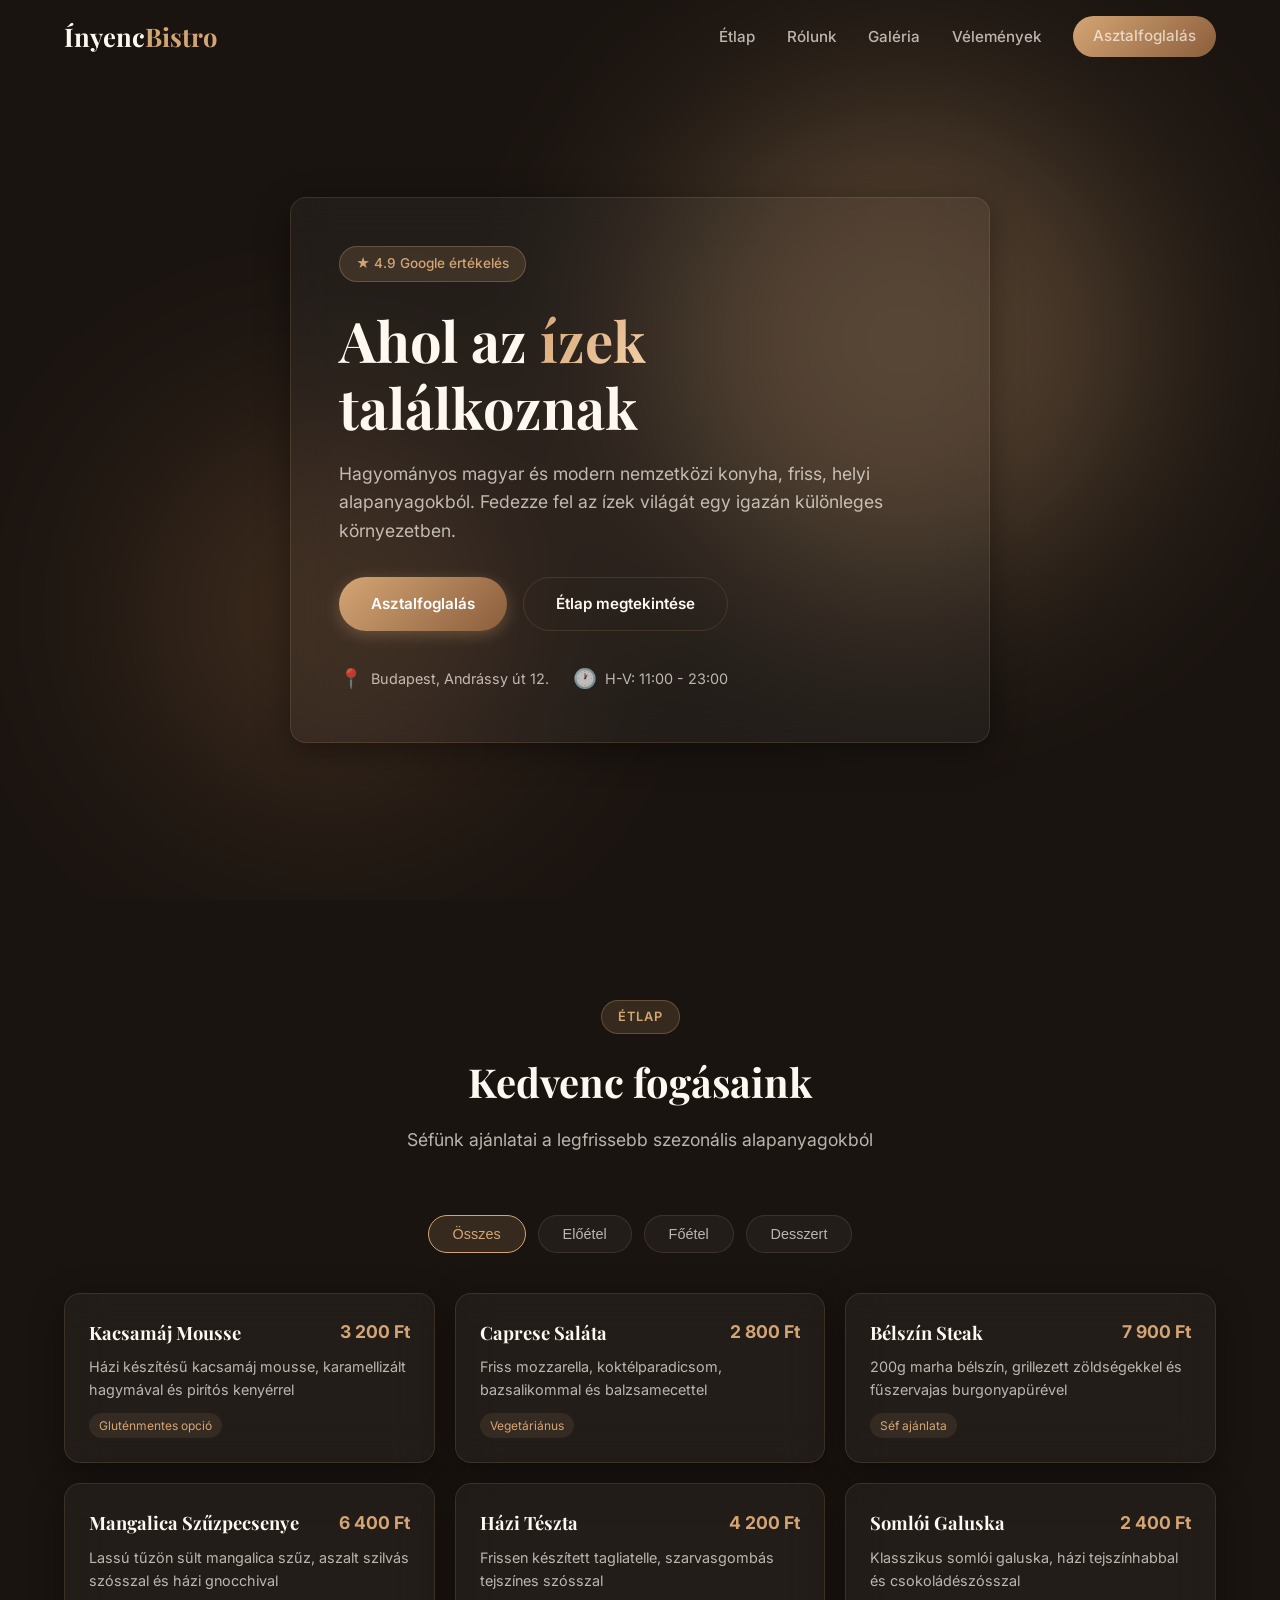
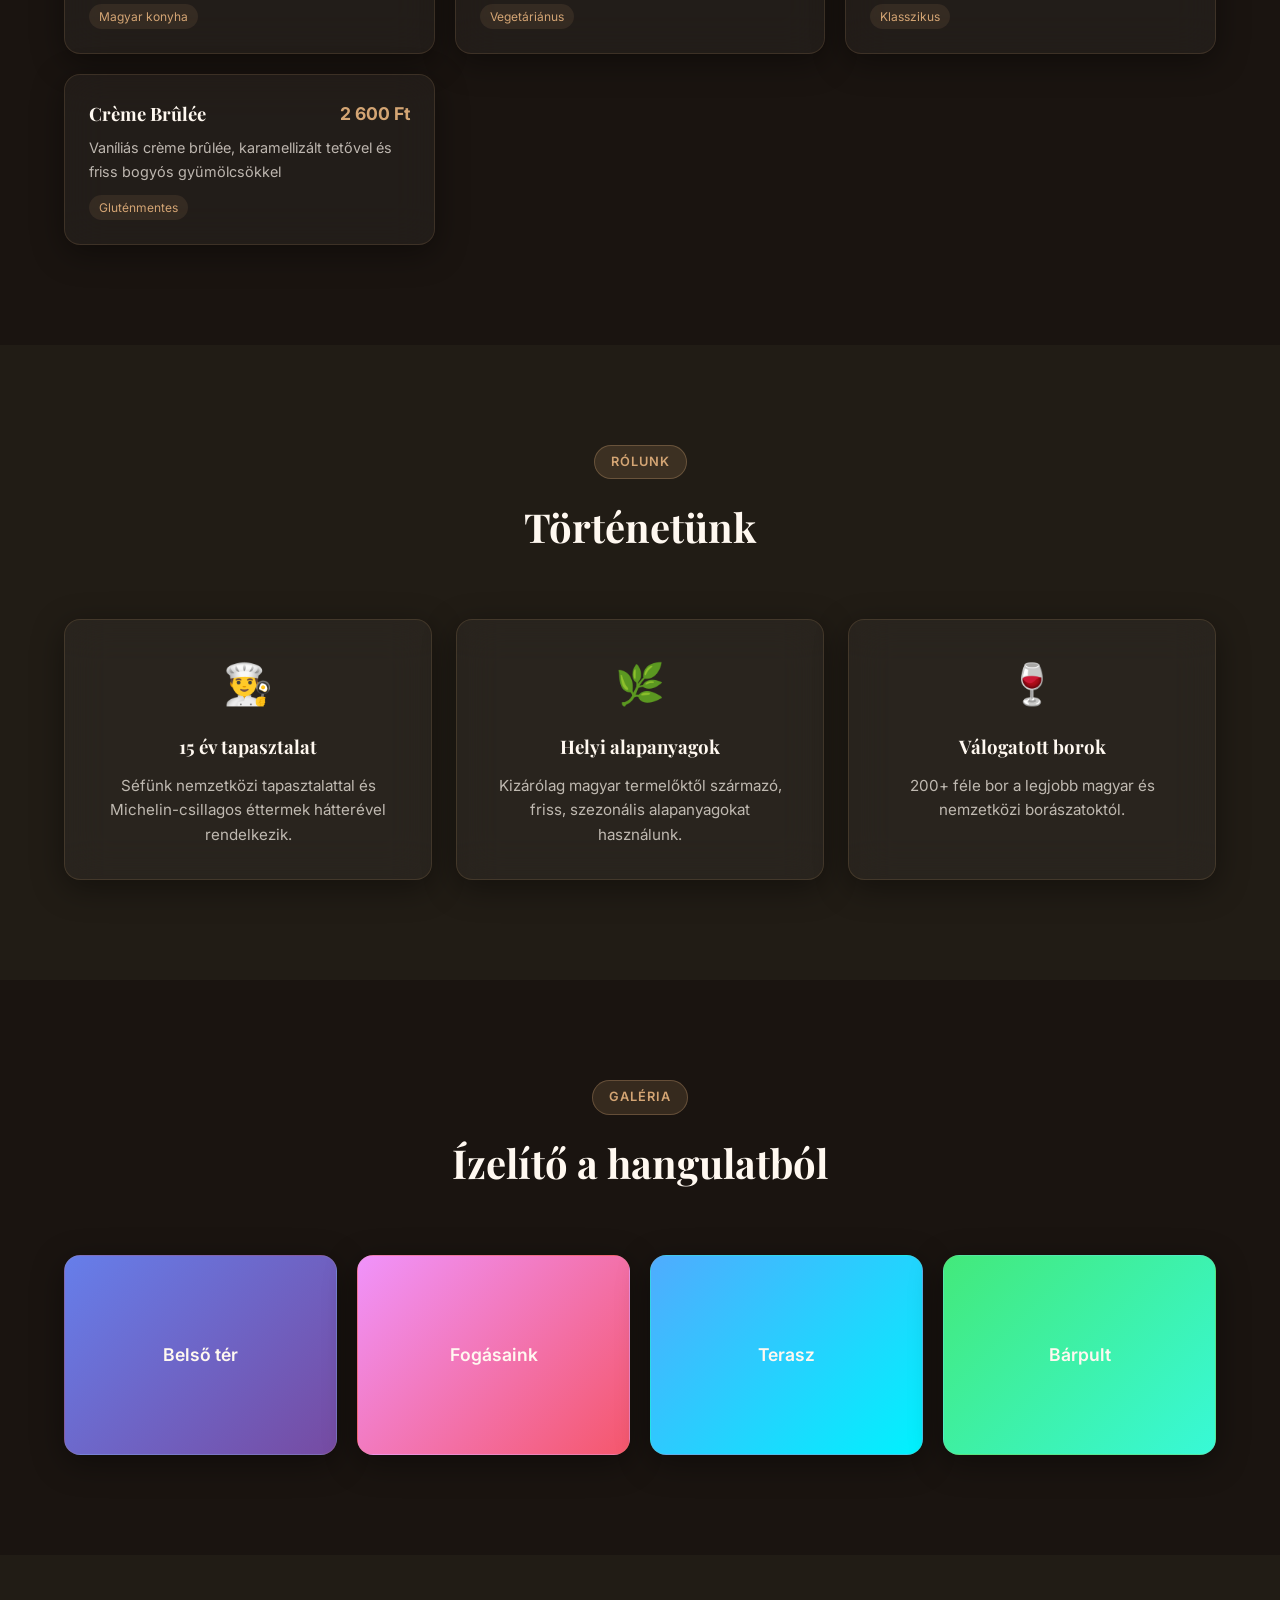
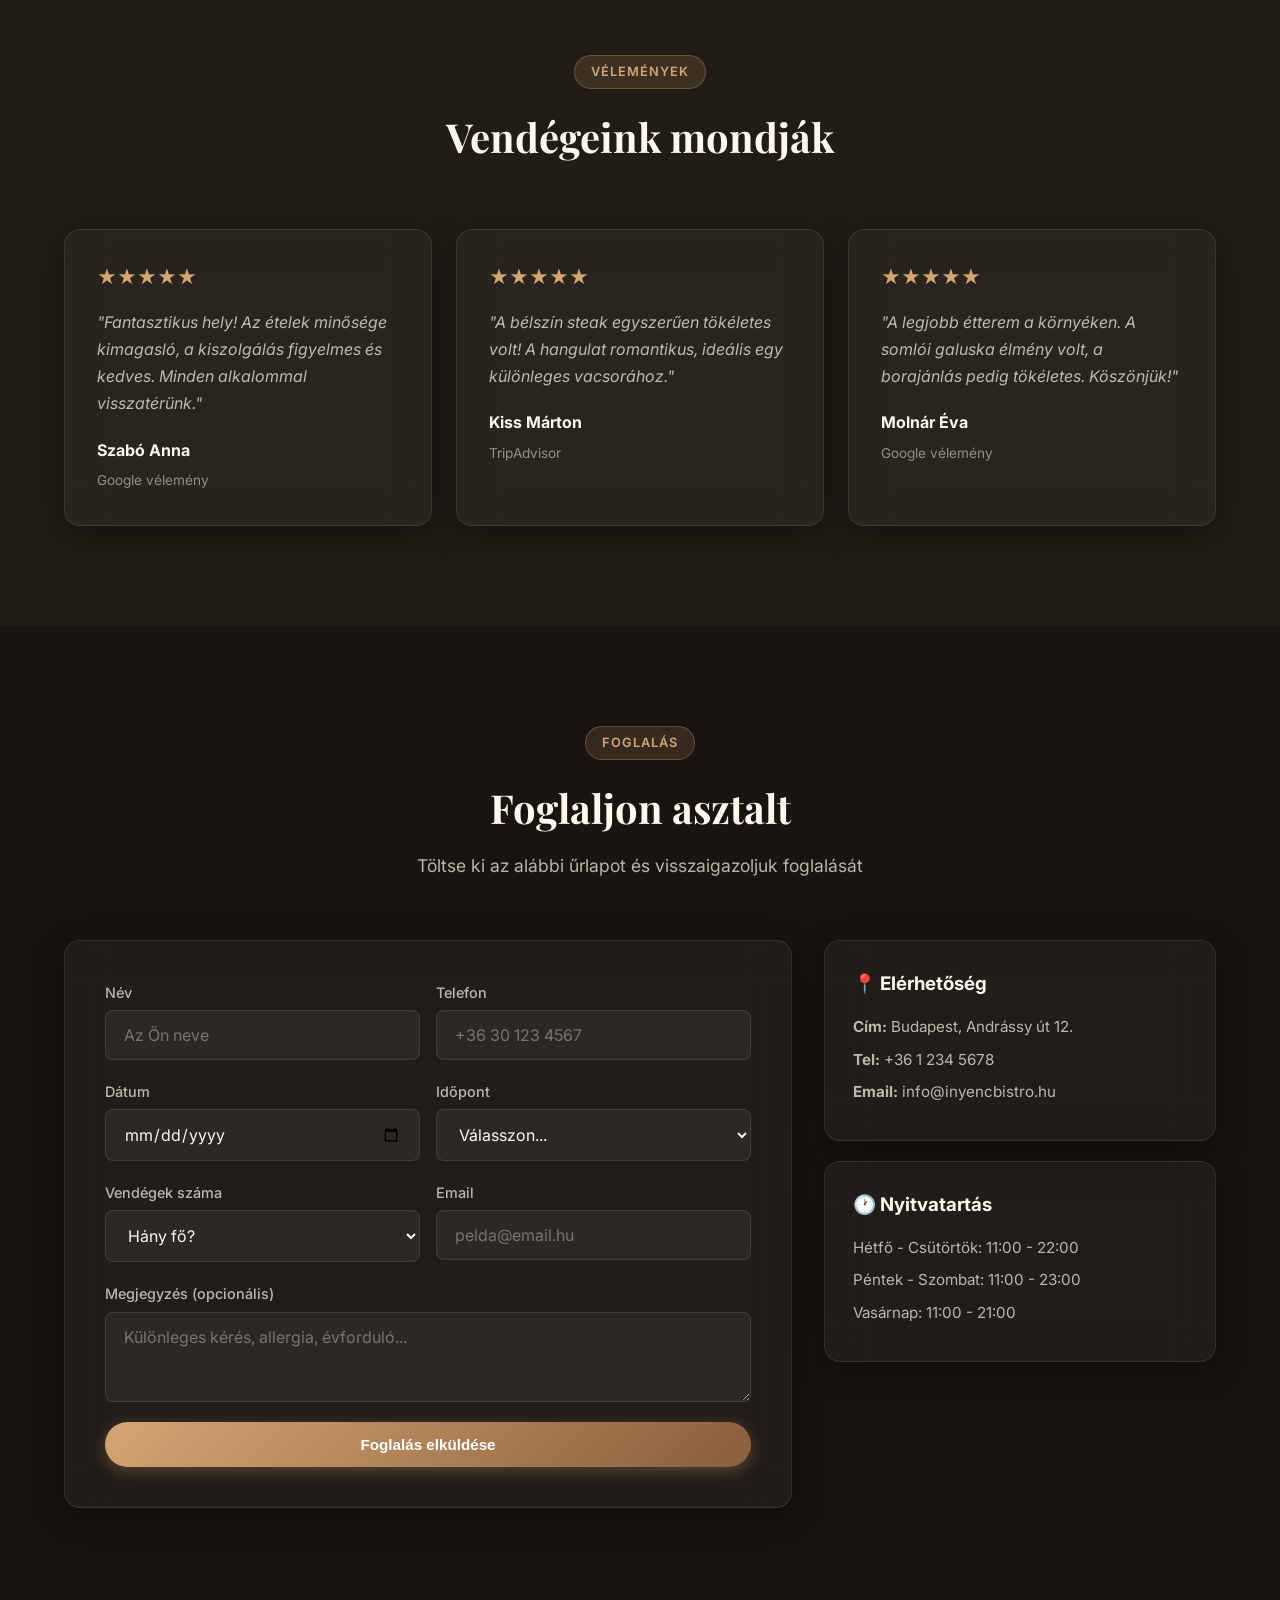
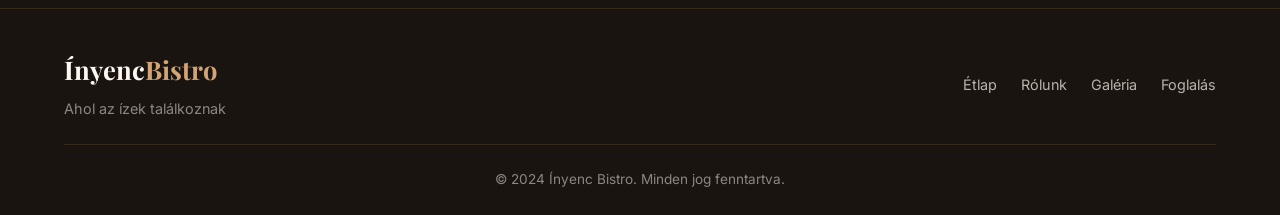
<file: sablon-etterem/index.html>
<!DOCTYPE html>
<html lang="hu">
<head>
    <meta charset="UTF-8">
    <meta name="viewport" content="width=device-width, initial-scale=1.0">
    <title>Ínyenc Bistro | Ahol az ízek találkoznak</title>
    <meta name="description" content="Prémium éttermünkben a legfrissebb alapanyagokból készítjük fogásainkat. Foglaljon asztalt online!">
    <link rel="preconnect" href="https://fonts.googleapis.com">
    <link rel="preconnect" href="https://fonts.gstatic.com" crossorigin>
    <link href="https://fonts.googleapis.com/css2?family=Playfair+Display:wght@400;600;700&family=Inter:wght@300;400;500;600&display=swap" rel="stylesheet">
    <link rel="stylesheet" href="style.css">
</head>
<body>
    <!-- Navigation -->
    <nav class="navbar" id="navbar">
        <div class="container nav-container">
            <a href="#" class="logo">Ínyenc<span>Bistro</span></a>
            <button class="nav-toggle" id="navToggle" aria-label="Menu">
                <span></span><span></span><span></span>
            </button>
            <ul class="nav-links" id="navLinks">
                <li><a href="#etlap">Étlap</a></li>
                <li><a href="#rolunk">Rólunk</a></li>
                <li><a href="#galeria">Galéria</a></li>
                <li><a href="#velemenyek">Vélemények</a></li>
                <li><a href="#foglalas" class="btn btn-nav">Asztalfoglalás</a></li>
            </ul>
        </div>
    </nav>

    <!-- Hero -->
    <section class="hero">
        <div class="hero-overlay"></div>
        <div class="hero-bg-effects">
            <div class="blob blob-1"></div>
            <div class="blob blob-2"></div>
        </div>
        <div class="container hero-content">
            <div class="glass-card hero-card">
                <span class="badge">&#9733; 4.9 Google értékelés</span>
                <h1>Ahol az <span class="gradient-text">ízek</span> találkoznak</h1>
                <p>Hagyományos magyar és modern nemzetközi konyha, friss, helyi alapanyagokból. Fedezze fel az ízek világát egy igazán különleges környezetben.</p>
                <div class="hero-buttons">
                    <a href="#foglalas" class="btn btn-primary">Asztalfoglalás</a>
                    <a href="#etlap" class="btn btn-ghost">Étlap megtekintése</a>
                </div>
                <div class="hero-info">
                    <div class="info-item">
                        <span class="info-icon">📍</span>
                        <span>Budapest, Andrássy út 12.</span>
                    </div>
                    <div class="info-item">
                        <span class="info-icon">🕐</span>
                        <span>H-V: 11:00 - 23:00</span>
                    </div>
                </div>
            </div>
        </div>
    </section>

    <!-- Étlap -->
    <section class="section" id="etlap">
        <div class="container">
            <div class="section-header">
                <span class="section-badge">Étlap</span>
                <h2>Kedvenc fogásaink</h2>
                <p>Séfünk ajánlatai a legfrissebb szezonális alapanyagokból</p>
            </div>
            <div class="menu-categories">
                <button class="menu-tab active" data-category="all">Összes</button>
                <button class="menu-tab" data-category="eloetel">Előétel</button>
                <button class="menu-tab" data-category="foetel">Főétel</button>
                <button class="menu-tab" data-category="desszert">Desszert</button>
            </div>
            <div class="menu-grid">
                <div class="glass-card menu-item" data-category="eloetel">
                    <div class="menu-item-header">
                        <h3>Kacsamáj Mousse</h3>
                        <span class="menu-price">3 200 Ft</span>
                    </div>
                    <p>Házi készítésű kacsamáj mousse, karamellizált hagymával és pirítós kenyérrel</p>
                    <div class="menu-tags">
                        <span>Gluténmentes opció</span>
                    </div>
                </div>
                <div class="glass-card menu-item" data-category="eloetel">
                    <div class="menu-item-header">
                        <h3>Caprese Saláta</h3>
                        <span class="menu-price">2 800 Ft</span>
                    </div>
                    <p>Friss mozzarella, koktélparadicsom, bazsalikommal és balzsamecettel</p>
                    <div class="menu-tags">
                        <span>Vegetáriánus</span>
                    </div>
                </div>
                <div class="glass-card menu-item" data-category="foetel">
                    <div class="menu-item-header">
                        <h3>Bélszín Steak</h3>
                        <span class="menu-price">7 900 Ft</span>
                    </div>
                    <p>200g marha bélszín, grillezett zöldségekkel és fűszervajas burgonyapürével</p>
                    <div class="menu-tags">
                        <span>Séf ajánlata</span>
                    </div>
                </div>
                <div class="glass-card menu-item" data-category="foetel">
                    <div class="menu-item-header">
                        <h3>Mangalica Szűzpecsenye</h3>
                        <span class="menu-price">6 400 Ft</span>
                    </div>
                    <p>Lassú tűzön sült mangalica szűz, aszalt szilvás szósszal és házi gnocchival</p>
                    <div class="menu-tags">
                        <span>Magyar konyha</span>
                    </div>
                </div>
                <div class="glass-card menu-item" data-category="foetel">
                    <div class="menu-item-header">
                        <h3>Házi Tészta</h3>
                        <span class="menu-price">4 200 Ft</span>
                    </div>
                    <p>Frissen készített tagliatelle, szarvasgombás tejszínes szósszal</p>
                    <div class="menu-tags">
                        <span>Vegetáriánus</span>
                    </div>
                </div>
                <div class="glass-card menu-item" data-category="desszert">
                    <div class="menu-item-header">
                        <h3>Somlói Galuska</h3>
                        <span class="menu-price">2 400 Ft</span>
                    </div>
                    <p>Klasszikus somlói galuska, házi tejszínhabbal és csokoládészósszal</p>
                    <div class="menu-tags">
                        <span>Klasszikus</span>
                    </div>
                </div>
                <div class="glass-card menu-item" data-category="desszert">
                    <div class="menu-item-header">
                        <h3>Crème Brûlée</h3>
                        <span class="menu-price">2 600 Ft</span>
                    </div>
                    <p>Vaníliás crème brûlée, karamellizált tetővel és friss bogyós gyümölcsökkel</p>
                    <div class="menu-tags">
                        <span>Gluténmentes</span>
                    </div>
                </div>
            </div>
        </div>
    </section>

    <!-- Rólunk -->
    <section class="section section-dark" id="rolunk">
        <div class="container">
            <div class="section-header">
                <span class="section-badge">Rólunk</span>
                <h2>Történetünk</h2>
            </div>
            <div class="about-grid">
                <div class="glass-card about-card">
                    <div class="about-icon">👨‍🍳</div>
                    <h3>15 év tapasztalat</h3>
                    <p>Séfünk nemzetközi tapasztalattal és Michelin-csillagos éttermek hátterével rendelkezik.</p>
                </div>
                <div class="glass-card about-card">
                    <div class="about-icon">🌿</div>
                    <h3>Helyi alapanyagok</h3>
                    <p>Kizárólag magyar termelőktől származó, friss, szezonális alapanyagokat használunk.</p>
                </div>
                <div class="glass-card about-card">
                    <div class="about-icon">🍷</div>
                    <h3>Válogatott borok</h3>
                    <p>200+ féle bor a legjobb magyar és nemzetközi borászatoktól.</p>
                </div>
            </div>
        </div>
    </section>

    <!-- Galéria -->
    <section class="section" id="galeria">
        <div class="container">
            <div class="section-header">
                <span class="section-badge">Galéria</span>
                <h2>Ízelítő a hangulatból</h2>
            </div>
            <div class="gallery-grid">
                <div class="glass-card gallery-item" style="background: linear-gradient(135deg, #667eea 0%, #764ba2 100%);">
                    <span>Belső tér</span>
                </div>
                <div class="glass-card gallery-item" style="background: linear-gradient(135deg, #f093fb 0%, #f5576c 100%);">
                    <span>Fogásaink</span>
                </div>
                <div class="glass-card gallery-item" style="background: linear-gradient(135deg, #4facfe 0%, #00f2fe 100%);">
                    <span>Terasz</span>
                </div>
                <div class="glass-card gallery-item" style="background: linear-gradient(135deg, #43e97b 0%, #38f9d7 100%);">
                    <span>Bárpult</span>
                </div>
            </div>
        </div>
    </section>

    <!-- Vélemények -->
    <section class="section section-dark" id="velemenyek">
        <div class="container">
            <div class="section-header">
                <span class="section-badge">Vélemények</span>
                <h2>Vendégeink mondják</h2>
            </div>
            <div class="testimonials-grid">
                <div class="glass-card testimonial-card">
                    <div class="stars">★★★★★</div>
                    <p>"Fantasztikus hely! Az ételek minősége kimagasló, a kiszolgálás figyelmes és kedves. Minden alkalommal visszatérünk."</p>
                    <div class="testimonial-author">
                        <strong>Szabó Anna</strong>
                        <span>Google vélemény</span>
                    </div>
                </div>
                <div class="glass-card testimonial-card">
                    <div class="stars">★★★★★</div>
                    <p>"A bélszín steak egyszerűen tökéletes volt! A hangulat romantikus, ideális egy különleges vacsorához."</p>
                    <div class="testimonial-author">
                        <strong>Kiss Márton</strong>
                        <span>TripAdvisor</span>
                    </div>
                </div>
                <div class="glass-card testimonial-card">
                    <div class="stars">★★★★★</div>
                    <p>"A legjobb étterem a környéken. A somlói galuska élmény volt, a borajánlás pedig tökéletes. Köszönjük!"</p>
                    <div class="testimonial-author">
                        <strong>Molnár Éva</strong>
                        <span>Google vélemény</span>
                    </div>
                </div>
            </div>
        </div>
    </section>

    <!-- Foglalás -->
    <section class="section" id="foglalas">
        <div class="container">
            <div class="section-header">
                <span class="section-badge">Foglalás</span>
                <h2>Foglaljon asztalt</h2>
                <p>Töltse ki az alábbi űrlapot és visszaigazoljuk foglalását</p>
            </div>
            <div class="booking-grid">
                <div class="glass-card booking-form-card">
                    <form id="bookingForm" class="booking-form">
                        <div class="form-row">
                            <div class="form-group">
                                <label for="bname">Név</label>
                                <input type="text" id="bname" placeholder="Az Ön neve" required>
                            </div>
                            <div class="form-group">
                                <label for="bphone">Telefon</label>
                                <input type="tel" id="bphone" placeholder="+36 30 123 4567" required>
                            </div>
                        </div>
                        <div class="form-row">
                            <div class="form-group">
                                <label for="bdate">Dátum</label>
                                <input type="date" id="bdate" required>
                            </div>
                            <div class="form-group">
                                <label for="btime">Időpont</label>
                                <select id="btime" required>
                                    <option value="">Válasszon...</option>
                                    <option value="11:00">11:00</option>
                                    <option value="12:00">12:00</option>
                                    <option value="13:00">13:00</option>
                                    <option value="18:00">18:00</option>
                                    <option value="19:00">19:00</option>
                                    <option value="20:00">20:00</option>
                                    <option value="21:00">21:00</option>
                                </select>
                            </div>
                        </div>
                        <div class="form-row">
                            <div class="form-group">
                                <label for="bguests">Vendégek száma</label>
                                <select id="bguests" required>
                                    <option value="">Hány fő?</option>
                                    <option value="1">1 fő</option>
                                    <option value="2">2 fő</option>
                                    <option value="3">3 fő</option>
                                    <option value="4">4 fő</option>
                                    <option value="5">5 fő</option>
                                    <option value="6">6+ fő</option>
                                </select>
                            </div>
                            <div class="form-group">
                                <label for="bemail">Email</label>
                                <input type="email" id="bemail" placeholder="pelda@email.hu" required>
                            </div>
                        </div>
                        <div class="form-group">
                            <label for="bnote">Megjegyzés (opcionális)</label>
                            <textarea id="bnote" rows="3" placeholder="Különleges kérés, allergia, évforduló..."></textarea>
                        </div>
                        <button type="submit" class="btn btn-primary btn-full">Foglalás elküldése</button>
                    </form>
                </div>
                <div class="booking-info">
                    <div class="glass-card info-card">
                        <h3>📍 Elérhetőség</h3>
                        <p><strong>Cím:</strong> Budapest, Andrássy út 12.</p>
                        <p><strong>Tel:</strong> +36 1 234 5678</p>
                        <p><strong>Email:</strong> info@inyencbistro.hu</p>
                    </div>
                    <div class="glass-card info-card">
                        <h3>🕐 Nyitvatartás</h3>
                        <p>Hétfő - Csütörtök: 11:00 - 22:00</p>
                        <p>Péntek - Szombat: 11:00 - 23:00</p>
                        <p>Vasárnap: 11:00 - 21:00</p>
                    </div>
                </div>
            </div>
        </div>
    </section>

    <!-- Footer -->
    <footer class="footer">
        <div class="container">
            <div class="footer-content">
                <div class="footer-brand">
                    <a href="#" class="logo">Ínyenc<span>Bistro</span></a>
                    <p>Ahol az ízek találkoznak</p>
                </div>
                <div class="footer-links">
                    <a href="#etlap">Étlap</a>
                    <a href="#rolunk">Rólunk</a>
                    <a href="#galeria">Galéria</a>
                    <a href="#foglalas">Foglalás</a>
                </div>
            </div>
            <div class="footer-bottom">
                <p>&copy; 2024 Ínyenc Bistro. Minden jog fenntartva.</p>
            </div>
        </div>
    </footer>

    <script src="script.js"></script>
</body>
</html>
</file>
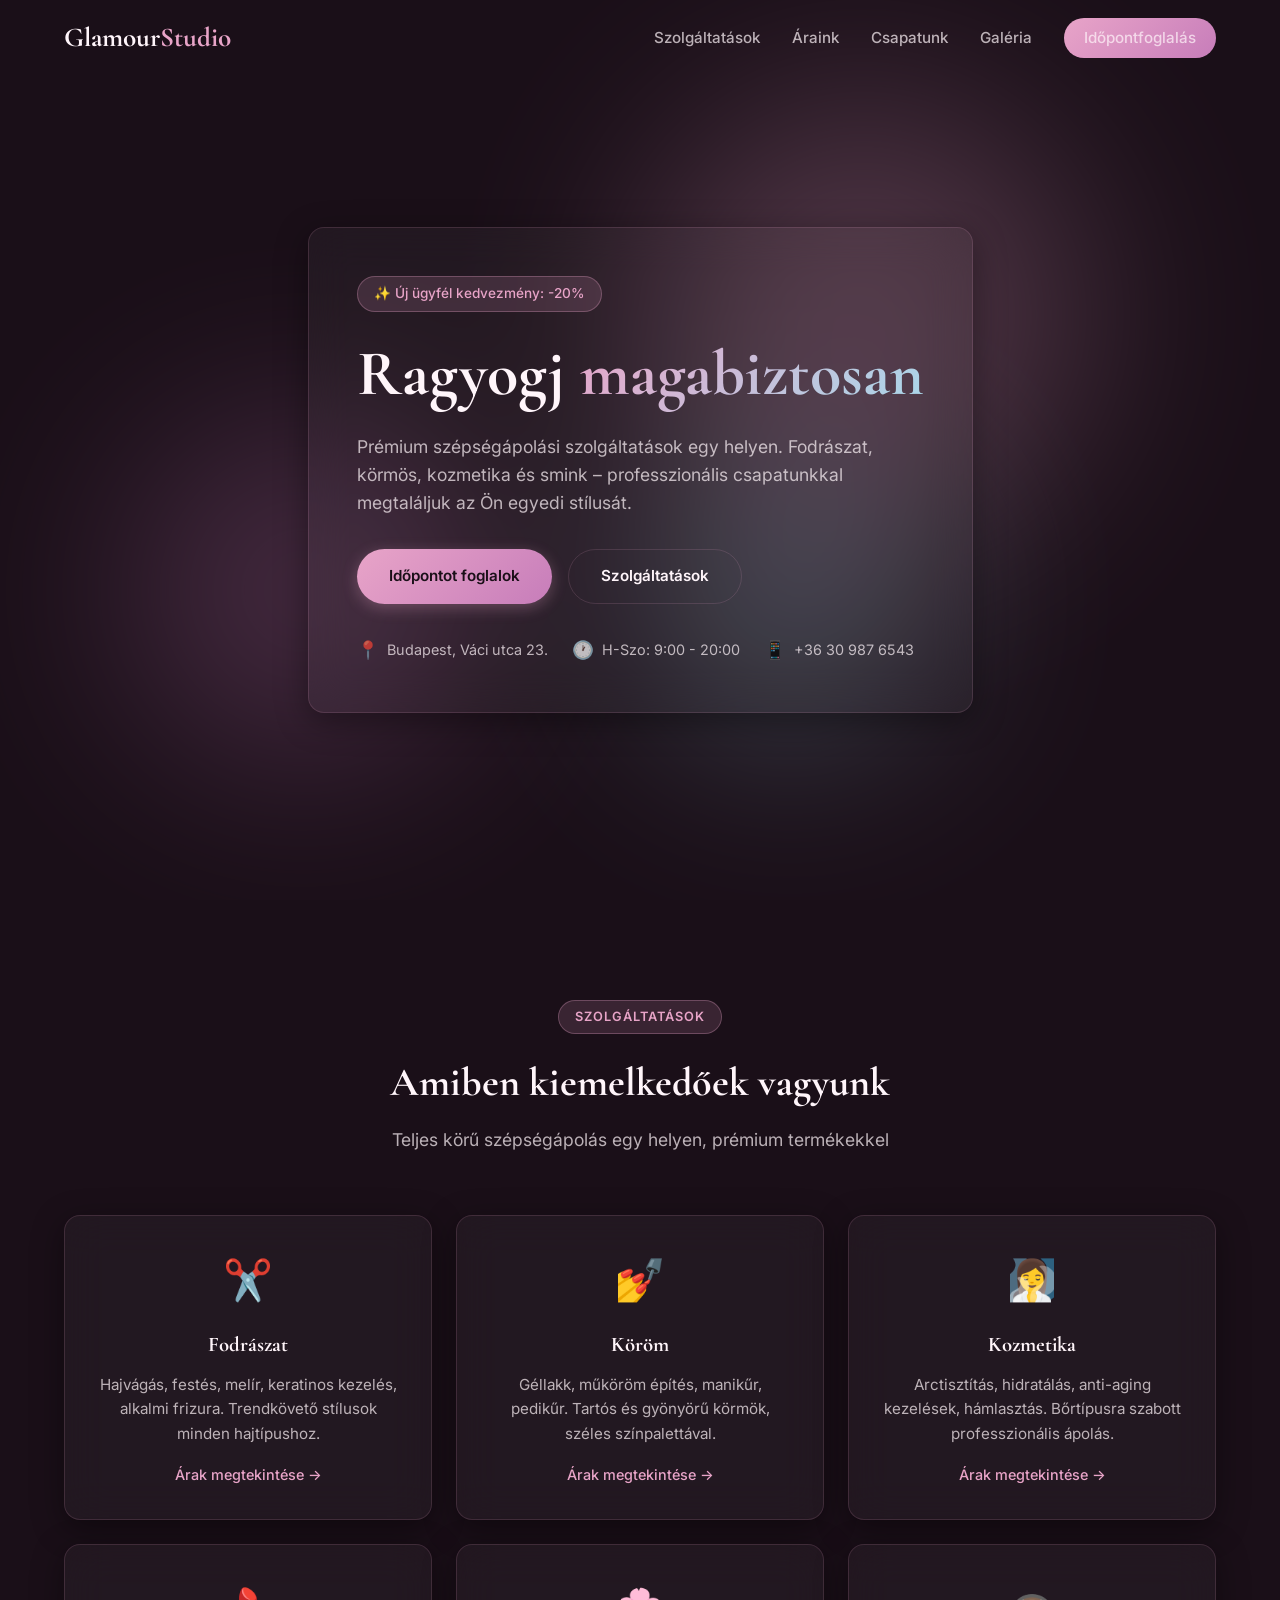
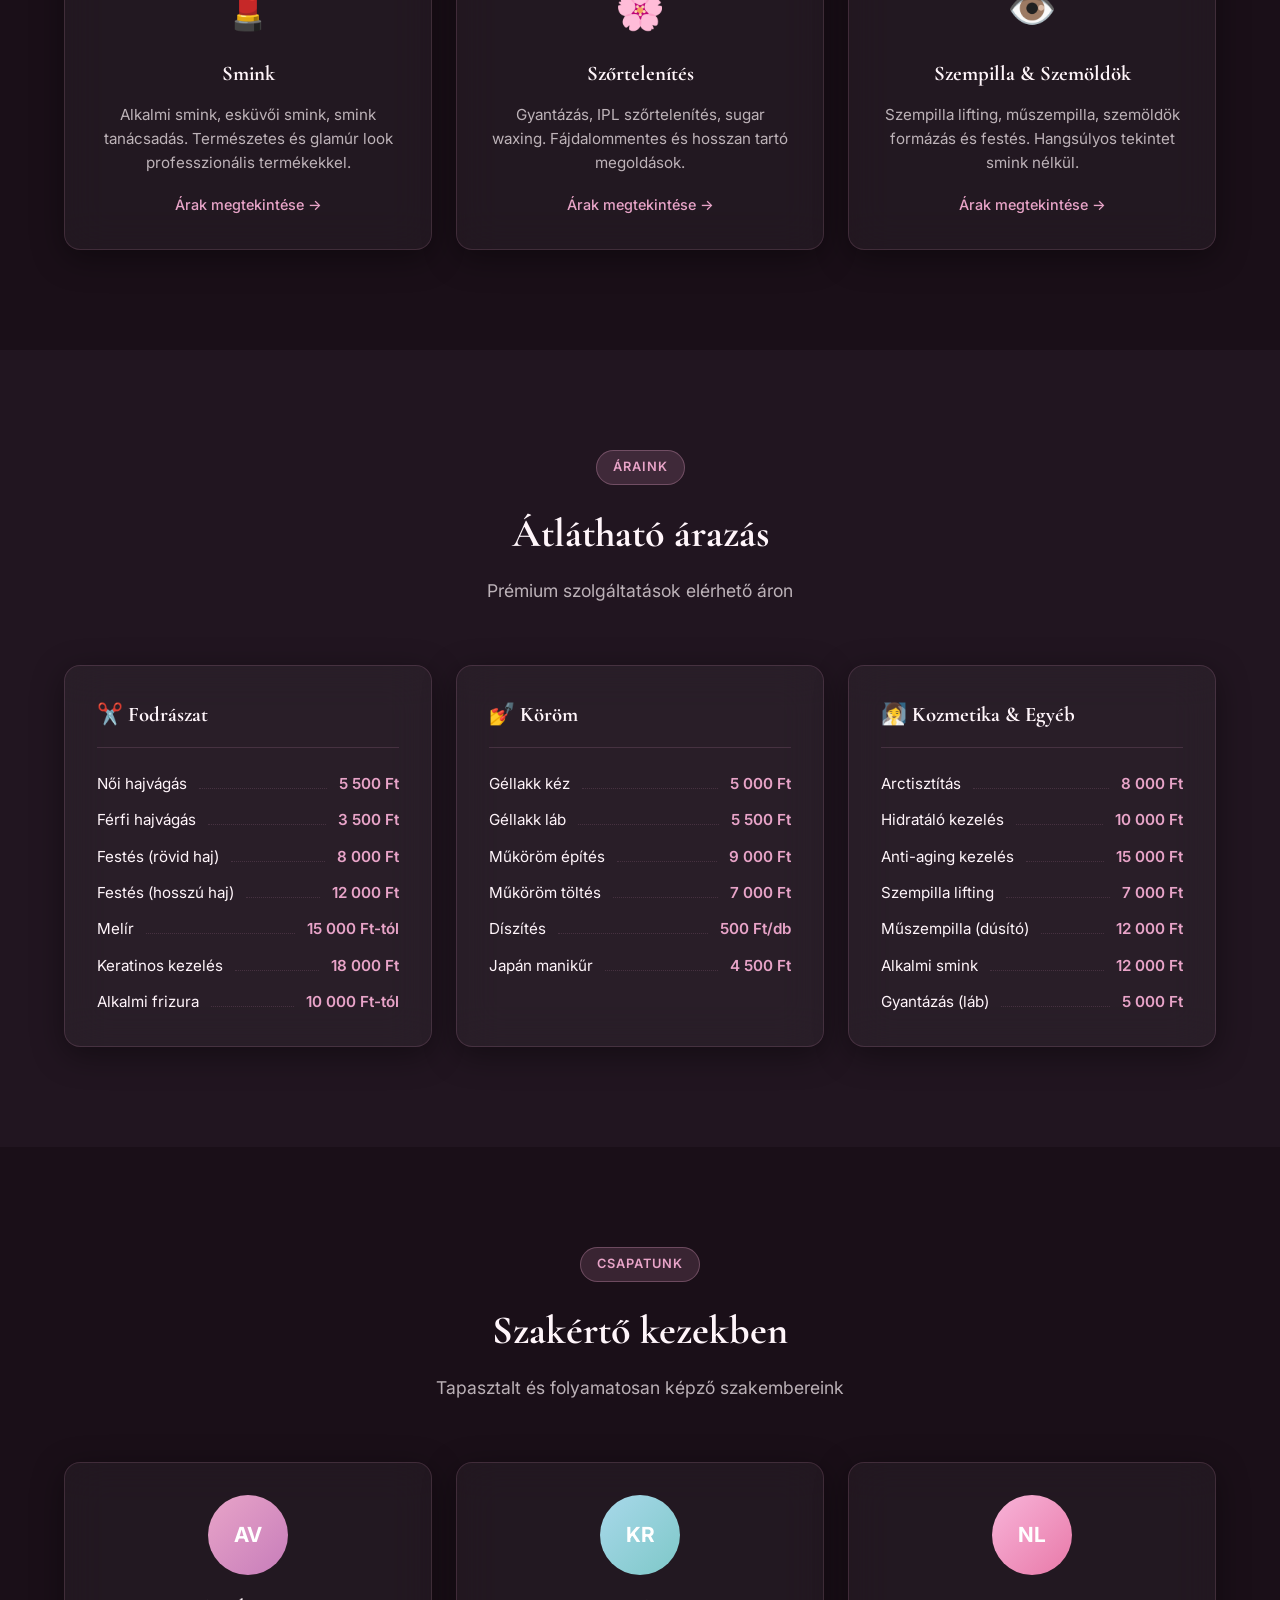
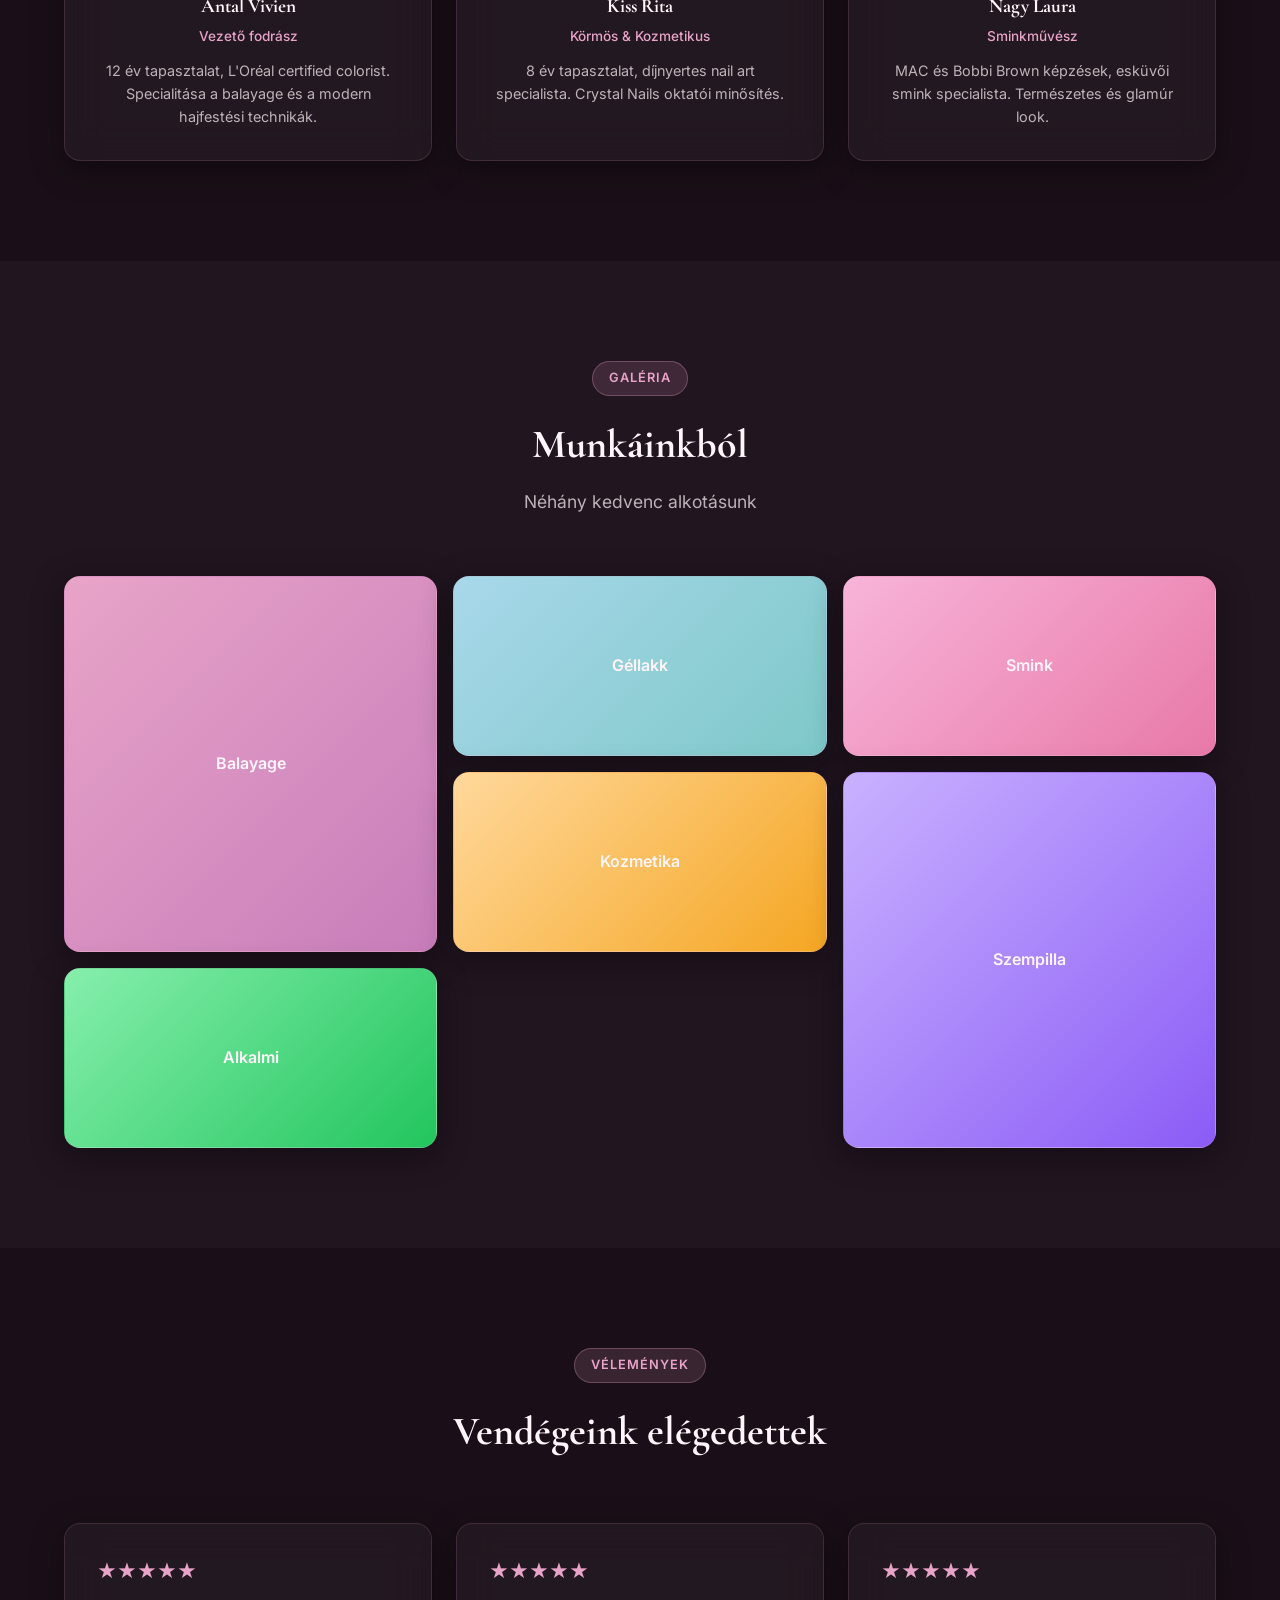
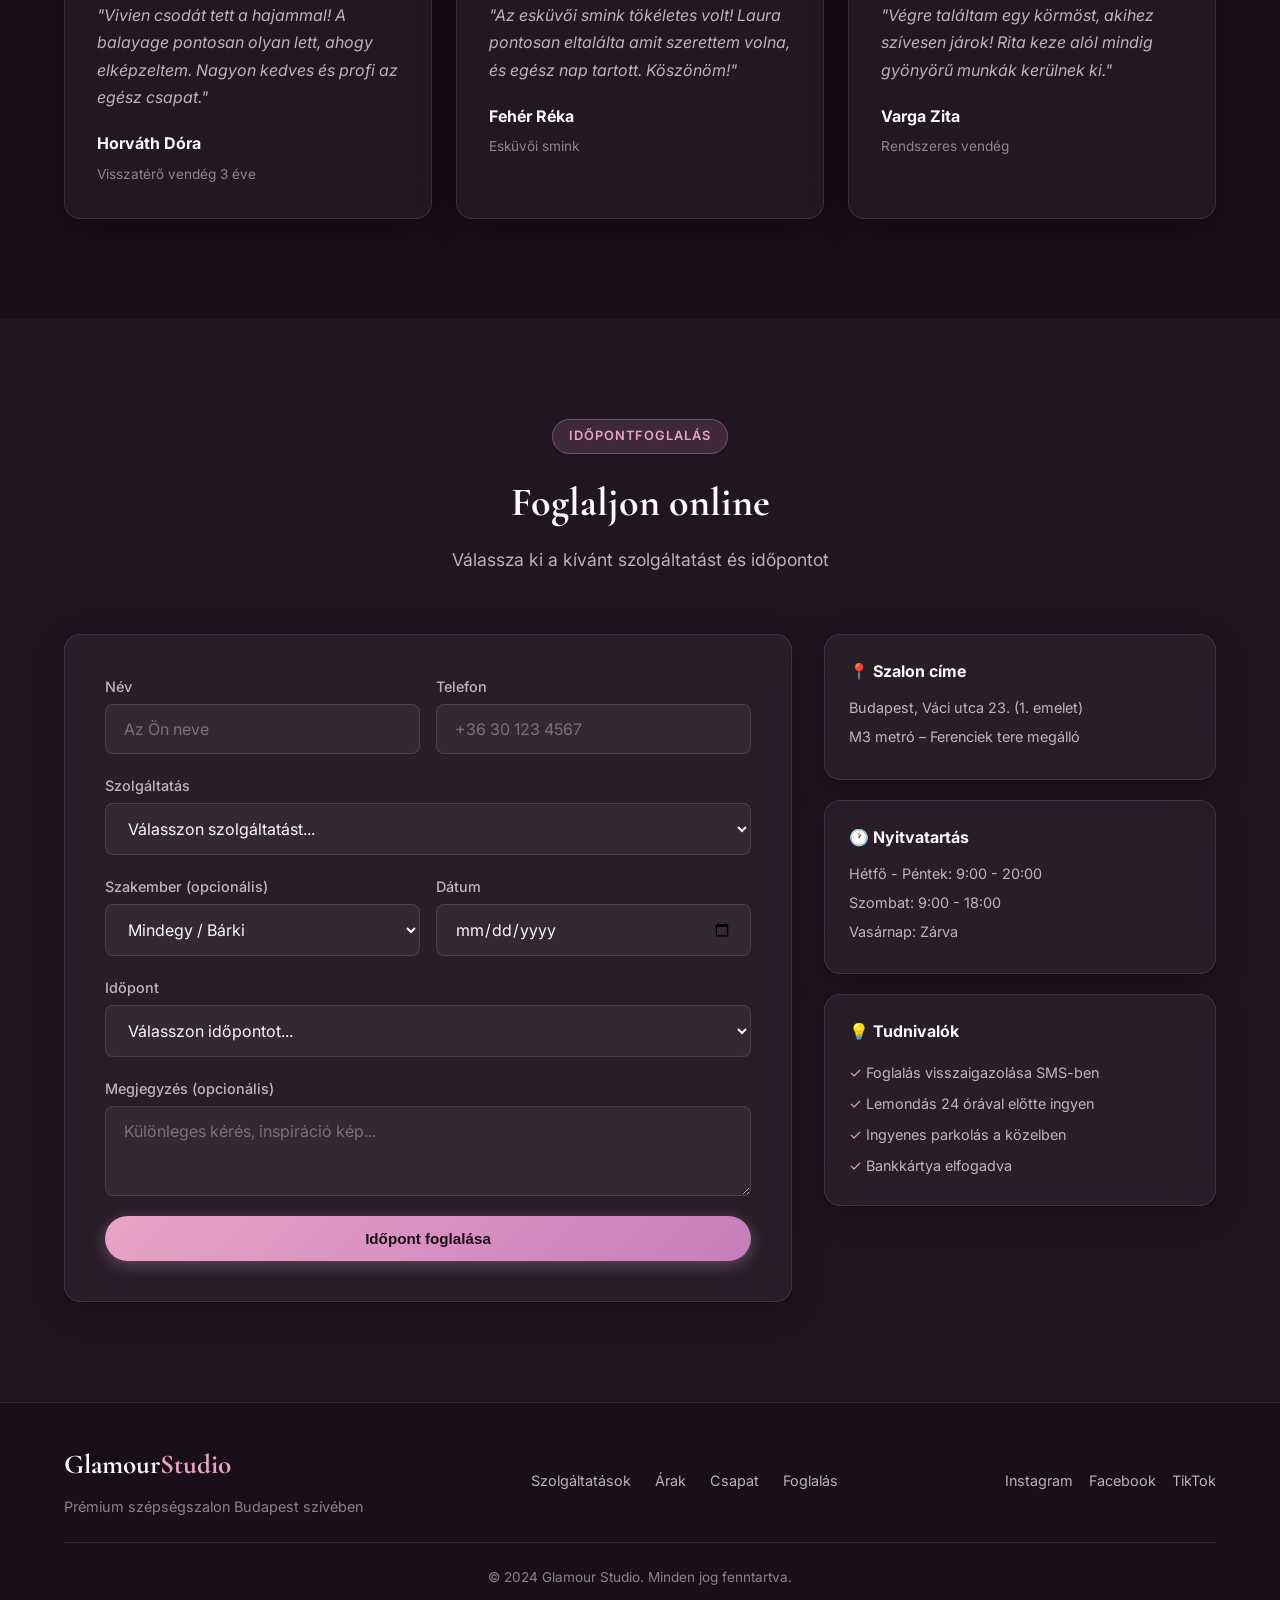
<file: sablon-szepsegszalon/index.html>
<!DOCTYPE html>
<html lang="hu">
<head>
    <meta charset="UTF-8">
    <meta name="viewport" content="width=device-width, initial-scale=1.0">
    <title>Glamour Studio | Szépségszalon & Kozmetika</title>
    <meta name="description" content="Prémium szépségszalon szolgáltatások: fodrászat, körmös, kozmetika, smink. Foglaljon időpontot online!">
    <link rel="preconnect" href="https://fonts.googleapis.com">
    <link rel="preconnect" href="https://fonts.gstatic.com" crossorigin>
    <link href="https://fonts.googleapis.com/css2?family=Cormorant+Garamond:wght@400;500;600;700&family=Inter:wght@300;400;500;600&display=swap" rel="stylesheet">
    <link rel="stylesheet" href="style.css">
</head>
<body>
    <!-- Navigation -->
    <nav class="navbar" id="navbar">
        <div class="container nav-container">
            <a href="#" class="logo">Glamour<span>Studio</span></a>
            <button class="nav-toggle" id="navToggle" aria-label="Menu">
                <span></span><span></span><span></span>
            </button>
            <ul class="nav-links" id="navLinks">
                <li><a href="#szolgaltatasok">Szolgáltatások</a></li>
                <li><a href="#arak">Áraink</a></li>
                <li><a href="#csapatunk">Csapatunk</a></li>
                <li><a href="#galeria">Galéria</a></li>
                <li><a href="#idopont" class="btn btn-nav">Időpontfoglalás</a></li>
            </ul>
        </div>
    </nav>

    <!-- Hero -->
    <section class="hero">
        <div class="hero-bg-effects">
            <div class="blob blob-1"></div>
            <div class="blob blob-2"></div>
            <div class="blob blob-3"></div>
        </div>
        <div class="container hero-content">
            <div class="glass-card hero-card">
                <span class="badge">&#10024; Új ügyfél kedvezmény: -20%</span>
                <h1>Ragyogj <span class="gradient-text">magabiztosan</span></h1>
                <p>Prémium szépségápolási szolgáltatások egy helyen. Fodrászat, körmös, kozmetika és smink – professzionális csapatunkkal megtaláljuk az Ön egyedi stílusát.</p>
                <div class="hero-buttons">
                    <a href="#idopont" class="btn btn-primary">Időpontot foglalok</a>
                    <a href="#szolgaltatasok" class="btn btn-ghost">Szolgáltatások</a>
                </div>
                <div class="hero-info">
                    <div class="info-item">
                        <span class="info-icon">📍</span>
                        <span>Budapest, Váci utca 23.</span>
                    </div>
                    <div class="info-item">
                        <span class="info-icon">🕐</span>
                        <span>H-Szo: 9:00 - 20:00</span>
                    </div>
                    <div class="info-item">
                        <span class="info-icon">📱</span>
                        <span>+36 30 987 6543</span>
                    </div>
                </div>
            </div>
        </div>
    </section>

    <!-- Szolgáltatások -->
    <section class="section" id="szolgaltatasok">
        <div class="container">
            <div class="section-header">
                <span class="section-badge">Szolgáltatások</span>
                <h2>Amiben kiemelkedőek vagyunk</h2>
                <p>Teljes körű szépségápolás egy helyen, prémium termékekkel</p>
            </div>
            <div class="services-grid">
                <div class="glass-card service-card">
                    <div class="service-icon">✂️</div>
                    <h3>Fodrászat</h3>
                    <p>Hajvágás, festés, melír, keratinos kezelés, alkalmi frizura. Trendkövető stílusok minden hajtípushoz.</p>
                    <a href="#arak" class="service-link">Árak megtekintése →</a>
                </div>
                <div class="glass-card service-card">
                    <div class="service-icon">💅</div>
                    <h3>Köröm</h3>
                    <p>Géllakk, műköröm építés, manikűr, pedikűr. Tartós és gyönyörű körmök, széles színpalettával.</p>
                    <a href="#arak" class="service-link">Árak megtekintése →</a>
                </div>
                <div class="glass-card service-card">
                    <div class="service-icon">🧖‍♀️</div>
                    <h3>Kozmetika</h3>
                    <p>Arctisztítás, hidratálás, anti-aging kezelések, hámlasztás. Bőrtípusra szabott professzionális ápolás.</p>
                    <a href="#arak" class="service-link">Árak megtekintése →</a>
                </div>
                <div class="glass-card service-card">
                    <div class="service-icon">💄</div>
                    <h3>Smink</h3>
                    <p>Alkalmi smink, esküvői smink, smink tanácsadás. Természetes és glamúr look professzionális termékekkel.</p>
                    <a href="#arak" class="service-link">Árak megtekintése →</a>
                </div>
                <div class="glass-card service-card">
                    <div class="service-icon">🌸</div>
                    <h3>Szőrtelenítés</h3>
                    <p>Gyantázás, IPL szőrtelenítés, sugar waxing. Fájdalommentes és hosszan tartó megoldások.</p>
                    <a href="#arak" class="service-link">Árak megtekintése →</a>
                </div>
                <div class="glass-card service-card">
                    <div class="service-icon">👁️</div>
                    <h3>Szempilla & Szemöldök</h3>
                    <p>Szempilla lifting, műszempilla, szemöldök formázás és festés. Hangsúlyos tekintet smink nélkül.</p>
                    <a href="#arak" class="service-link">Árak megtekintése →</a>
                </div>
            </div>
        </div>
    </section>

    <!-- Árak -->
    <section class="section section-dark" id="arak">
        <div class="container">
            <div class="section-header">
                <span class="section-badge">Áraink</span>
                <h2>Átlátható árazás</h2>
                <p>Prémium szolgáltatások elérhető áron</p>
            </div>
            <div class="price-tables">
                <div class="glass-card price-table">
                    <div class="price-table-header">
                        <h3>✂️ Fodrászat</h3>
                    </div>
                    <div class="price-list">
                        <div class="price-item">
                            <span>Női hajvágás</span>
                            <span class="price-dots"></span>
                            <span class="price-value">5 500 Ft</span>
                        </div>
                        <div class="price-item">
                            <span>Férfi hajvágás</span>
                            <span class="price-dots"></span>
                            <span class="price-value">3 500 Ft</span>
                        </div>
                        <div class="price-item">
                            <span>Festés (rövid haj)</span>
                            <span class="price-dots"></span>
                            <span class="price-value">8 000 Ft</span>
                        </div>
                        <div class="price-item">
                            <span>Festés (hosszú haj)</span>
                            <span class="price-dots"></span>
                            <span class="price-value">12 000 Ft</span>
                        </div>
                        <div class="price-item">
                            <span>Melír</span>
                            <span class="price-dots"></span>
                            <span class="price-value">15 000 Ft-tól</span>
                        </div>
                        <div class="price-item">
                            <span>Keratinos kezelés</span>
                            <span class="price-dots"></span>
                            <span class="price-value">18 000 Ft</span>
                        </div>
                        <div class="price-item">
                            <span>Alkalmi frizura</span>
                            <span class="price-dots"></span>
                            <span class="price-value">10 000 Ft-tól</span>
                        </div>
                    </div>
                </div>
                <div class="glass-card price-table">
                    <div class="price-table-header">
                        <h3>💅 Köröm</h3>
                    </div>
                    <div class="price-list">
                        <div class="price-item">
                            <span>Géllakk kéz</span>
                            <span class="price-dots"></span>
                            <span class="price-value">5 000 Ft</span>
                        </div>
                        <div class="price-item">
                            <span>Géllakk láb</span>
                            <span class="price-dots"></span>
                            <span class="price-value">5 500 Ft</span>
                        </div>
                        <div class="price-item">
                            <span>Műköröm építés</span>
                            <span class="price-dots"></span>
                            <span class="price-value">9 000 Ft</span>
                        </div>
                        <div class="price-item">
                            <span>Műköröm töltés</span>
                            <span class="price-dots"></span>
                            <span class="price-value">7 000 Ft</span>
                        </div>
                        <div class="price-item">
                            <span>Díszítés</span>
                            <span class="price-dots"></span>
                            <span class="price-value">500 Ft/db</span>
                        </div>
                        <div class="price-item">
                            <span>Japán manikűr</span>
                            <span class="price-dots"></span>
                            <span class="price-value">4 500 Ft</span>
                        </div>
                    </div>
                </div>
                <div class="glass-card price-table">
                    <div class="price-table-header">
                        <h3>🧖‍♀️ Kozmetika & Egyéb</h3>
                    </div>
                    <div class="price-list">
                        <div class="price-item">
                            <span>Arctisztítás</span>
                            <span class="price-dots"></span>
                            <span class="price-value">8 000 Ft</span>
                        </div>
                        <div class="price-item">
                            <span>Hidratáló kezelés</span>
                            <span class="price-dots"></span>
                            <span class="price-value">10 000 Ft</span>
                        </div>
                        <div class="price-item">
                            <span>Anti-aging kezelés</span>
                            <span class="price-dots"></span>
                            <span class="price-value">15 000 Ft</span>
                        </div>
                        <div class="price-item">
                            <span>Szempilla lifting</span>
                            <span class="price-dots"></span>
                            <span class="price-value">7 000 Ft</span>
                        </div>
                        <div class="price-item">
                            <span>Műszempilla (dúsító)</span>
                            <span class="price-dots"></span>
                            <span class="price-value">12 000 Ft</span>
                        </div>
                        <div class="price-item">
                            <span>Alkalmi smink</span>
                            <span class="price-dots"></span>
                            <span class="price-value">12 000 Ft</span>
                        </div>
                        <div class="price-item">
                            <span>Gyantázás (láb)</span>
                            <span class="price-dots"></span>
                            <span class="price-value">5 000 Ft</span>
                        </div>
                    </div>
                </div>
            </div>
        </div>
    </section>

    <!-- Csapatunk -->
    <section class="section" id="csapatunk">
        <div class="container">
            <div class="section-header">
                <span class="section-badge">Csapatunk</span>
                <h2>Szakértő kezekben</h2>
                <p>Tapasztalt és folyamatosan képző szakembereink</p>
            </div>
            <div class="team-grid">
                <div class="glass-card team-card">
                    <div class="team-avatar" style="background: linear-gradient(135deg, #e8a4c8, #c77dba);">
                        <span>AV</span>
                    </div>
                    <h3>Antal Vivien</h3>
                    <span class="team-role">Vezető fodrász</span>
                    <p>12 év tapasztalat, L'Oréal certified colorist. Specialitása a balayage és a modern hajfestési technikák.</p>
                </div>
                <div class="glass-card team-card">
                    <div class="team-avatar" style="background: linear-gradient(135deg, #a8d8ea, #7ec8c8);">
                        <span>KR</span>
                    </div>
                    <h3>Kiss Rita</h3>
                    <span class="team-role">Körmös & Kozmetikus</span>
                    <p>8 év tapasztalat, díjnyertes nail art specialista. Crystal Nails oktatói minősítés.</p>
                </div>
                <div class="glass-card team-card">
                    <div class="team-avatar" style="background: linear-gradient(135deg, #f8b4d9, #e879a8);">
                        <span>NL</span>
                    </div>
                    <h3>Nagy Laura</h3>
                    <span class="team-role">Sminkművész</span>
                    <p>MAC és Bobbi Brown képzések, esküvői smink specialista. Természetes és glamúr look.</p>
                </div>
            </div>
        </div>
    </section>

    <!-- Galéria -->
    <section class="section section-dark" id="galeria">
        <div class="container">
            <div class="section-header">
                <span class="section-badge">Galéria</span>
                <h2>Munkáinkból</h2>
                <p>Néhány kedvenc alkotásunk</p>
            </div>
            <div class="gallery-grid">
                <div class="glass-card gallery-item gallery-tall" style="background: linear-gradient(135deg, #e8a4c8, #c77dba);">
                    <span>Balayage</span>
                </div>
                <div class="glass-card gallery-item" style="background: linear-gradient(135deg, #a8d8ea, #7ec8c8);">
                    <span>Géllakk</span>
                </div>
                <div class="glass-card gallery-item" style="background: linear-gradient(135deg, #f8b4d9, #e879a8);">
                    <span>Smink</span>
                </div>
                <div class="glass-card gallery-item" style="background: linear-gradient(135deg, #ffd89b, #f5a623);">
                    <span>Kozmetika</span>
                </div>
                <div class="glass-card gallery-item gallery-tall" style="background: linear-gradient(135deg, #c9b1ff, #8b5cf6);">
                    <span>Szempilla</span>
                </div>
                <div class="glass-card gallery-item" style="background: linear-gradient(135deg, #86efac, #22c55e);">
                    <span>Alkalmi</span>
                </div>
            </div>
        </div>
    </section>

    <!-- Vélemények -->
    <section class="section" id="velemenyek">
        <div class="container">
            <div class="section-header">
                <span class="section-badge">Vélemények</span>
                <h2>Vendégeink elégedettek</h2>
            </div>
            <div class="testimonials-grid">
                <div class="glass-card testimonial-card">
                    <div class="stars">★★★★★</div>
                    <p>"Vivien csodát tett a hajammal! A balayage pontosan olyan lett, ahogy elképzeltem. Nagyon kedves és profi az egész csapat."</p>
                    <div class="testimonial-author">
                        <strong>Horváth Dóra</strong>
                        <span>Visszatérő vendég 3 éve</span>
                    </div>
                </div>
                <div class="glass-card testimonial-card">
                    <div class="stars">★★★★★</div>
                    <p>"Az esküvői smink tökéletes volt! Laura pontosan eltalálta amit szerettem volna, és egész nap tartott. Köszönöm!"</p>
                    <div class="testimonial-author">
                        <strong>Fehér Réka</strong>
                        <span>Esküvői smink</span>
                    </div>
                </div>
                <div class="glass-card testimonial-card">
                    <div class="stars">★★★★★</div>
                    <p>"Végre találtam egy körmöst, akihez szívesen járok! Rita keze alól mindig gyönyörű munkák kerülnek ki."</p>
                    <div class="testimonial-author">
                        <strong>Varga Zita</strong>
                        <span>Rendszeres vendég</span>
                    </div>
                </div>
            </div>
        </div>
    </section>

    <!-- Időpontfoglalás -->
    <section class="section section-dark" id="idopont">
        <div class="container">
            <div class="section-header">
                <span class="section-badge">Időpontfoglalás</span>
                <h2>Foglaljon online</h2>
                <p>Válassza ki a kívánt szolgáltatást és időpontot</p>
            </div>
            <div class="booking-grid">
                <div class="glass-card booking-form-card">
                    <form id="bookingForm" class="booking-form">
                        <div class="form-row">
                            <div class="form-group">
                                <label for="bname">Név</label>
                                <input type="text" id="bname" placeholder="Az Ön neve" required>
                            </div>
                            <div class="form-group">
                                <label for="bphone">Telefon</label>
                                <input type="tel" id="bphone" placeholder="+36 30 123 4567" required>
                            </div>
                        </div>
                        <div class="form-group">
                            <label for="bservice">Szolgáltatás</label>
                            <select id="bservice" required>
                                <option value="">Válasszon szolgáltatást...</option>
                                <optgroup label="Fodrászat">
                                    <option value="hajvagas-noi">Női hajvágás</option>
                                    <option value="hajvagas-ferfi">Férfi hajvágás</option>
                                    <option value="festes">Hajfestés</option>
                                    <option value="melir">Melír / Balayage</option>
                                    <option value="keratin">Keratinos kezelés</option>
                                </optgroup>
                                <optgroup label="Köröm">
                                    <option value="gellakk">Géllakk</option>
                                    <option value="mukorom">Műköröm építés</option>
                                    <option value="mukorom-toltes">Műköröm töltés</option>
                                </optgroup>
                                <optgroup label="Kozmetika">
                                    <option value="arctisztitas">Arctisztítás</option>
                                    <option value="hidratalo">Hidratáló kezelés</option>
                                    <option value="antiaging">Anti-aging kezelés</option>
                                </optgroup>
                                <optgroup label="Egyéb">
                                    <option value="szempilla">Szempilla lifting/műszempilla</option>
                                    <option value="smink">Alkalmi smink</option>
                                    <option value="gyantazas">Gyantázás</option>
                                </optgroup>
                            </select>
                        </div>
                        <div class="form-row">
                            <div class="form-group">
                                <label for="bspecialist">Szakember (opcionális)</label>
                                <select id="bspecialist">
                                    <option value="">Mindegy / Bárki</option>
                                    <option value="vivien">Antal Vivien (fodrász)</option>
                                    <option value="rita">Kiss Rita (körmös)</option>
                                    <option value="laura">Nagy Laura (smink)</option>
                                </select>
                            </div>
                            <div class="form-group">
                                <label for="bdate">Dátum</label>
                                <input type="date" id="bdate" required>
                            </div>
                        </div>
                        <div class="form-group">
                            <label for="btime">Időpont</label>
                            <select id="btime" required>
                                <option value="">Válasszon időpontot...</option>
                                <option value="09:00">09:00</option>
                                <option value="10:00">10:00</option>
                                <option value="11:00">11:00</option>
                                <option value="12:00">12:00</option>
                                <option value="13:00">13:00</option>
                                <option value="14:00">14:00</option>
                                <option value="15:00">15:00</option>
                                <option value="16:00">16:00</option>
                                <option value="17:00">17:00</option>
                                <option value="18:00">18:00</option>
                                <option value="19:00">19:00</option>
                            </select>
                        </div>
                        <div class="form-group">
                            <label for="bnote">Megjegyzés (opcionális)</label>
                            <textarea id="bnote" rows="3" placeholder="Különleges kérés, inspiráció kép..."></textarea>
                        </div>
                        <button type="submit" class="btn btn-primary btn-full">Időpont foglalása</button>
                    </form>
                </div>
                <div class="booking-info">
                    <div class="glass-card info-card">
                        <h3>📍 Szalon címe</h3>
                        <p>Budapest, Váci utca 23. (1. emelet)</p>
                        <p>M3 metró – Ferenciek tere megálló</p>
                    </div>
                    <div class="glass-card info-card">
                        <h3>🕐 Nyitvatartás</h3>
                        <p>Hétfő - Péntek: 9:00 - 20:00</p>
                        <p>Szombat: 9:00 - 18:00</p>
                        <p>Vasárnap: Zárva</p>
                    </div>
                    <div class="glass-card info-card">
                        <h3>💡 Tudnivalók</h3>
                        <ul class="info-list">
                            <li>Foglalás visszaigazolása SMS-ben</li>
                            <li>Lemondás 24 órával előtte ingyen</li>
                            <li>Ingyenes parkolás a közelben</li>
                            <li>Bankkártya elfogadva</li>
                        </ul>
                    </div>
                </div>
            </div>
        </div>
    </section>

    <!-- Footer -->
    <footer class="footer">
        <div class="container">
            <div class="footer-content">
                <div class="footer-brand">
                    <a href="#" class="logo">Glamour<span>Studio</span></a>
                    <p>Prémium szépségszalon Budapest szívében</p>
                </div>
                <div class="footer-links">
                    <a href="#szolgaltatasok">Szolgáltatások</a>
                    <a href="#arak">Árak</a>
                    <a href="#csapatunk">Csapat</a>
                    <a href="#idopont">Foglalás</a>
                </div>
                <div class="footer-social">
                    <a href="#" class="social-link">Instagram</a>
                    <a href="#" class="social-link">Facebook</a>
                    <a href="#" class="social-link">TikTok</a>
                </div>
            </div>
            <div class="footer-bottom">
                <p>&copy; 2024 Glamour Studio. Minden jog fenntartva.</p>
            </div>
        </div>
    </footer>

    <script src="script.js"></script>
</body>
</html>
</file>
<file: pixelforge-portfolio/style.css>
/* ===== RESET & BASE ===== */
*, *::before, *::after {
    margin: 0;
    padding: 0;
    box-sizing: border-box;
}

:root {
    --primary: #667eea;
    --primary-dark: #5a67d8;
    --secondary: #764ba2;
    --accent: #f093fb;
    --bg-dark: #0f0f23;
    --bg-darker: #080816;
    --bg-section: #13132b;
    --glass-bg: rgba(255, 255, 255, 0.05);
    --glass-border: rgba(255, 255, 255, 0.1);
    --glass-shadow: 0 8px 32px rgba(0, 0, 0, 0.3);
    --text-primary: #ffffff;
    --text-secondary: rgba(255, 255, 255, 0.7);
    --text-muted: rgba(255, 255, 255, 0.5);
    --radius: 16px;
    --radius-sm: 8px;
    --transition: all 0.3s ease;
}

html {
    scroll-behavior: smooth;
}

body {
    font-family: 'Inter', -apple-system, BlinkMacSystemFont, sans-serif;
    background: var(--bg-dark);
    color: var(--text-primary);
    line-height: 1.6;
    overflow-x: hidden;
}

.container {
    max-width: 1200px;
    margin: 0 auto;
    padding: 0 24px;
}

/* ===== GLASS CARD ===== */
.glass-card {
    background: var(--glass-bg);
    backdrop-filter: blur(20px);
    -webkit-backdrop-filter: blur(20px);
    border: 1px solid var(--glass-border);
    border-radius: var(--radius);
    box-shadow: var(--glass-shadow);
    transition: var(--transition);
}

.glass-card:hover {
    border-color: rgba(255, 255, 255, 0.2);
    box-shadow: 0 8px 32px rgba(102, 126, 234, 0.15);
}

/* ===== NAVIGATION ===== */
.navbar {
    position: fixed;
    top: 0;
    left: 0;
    right: 0;
    z-index: 1000;
    padding: 16px 0;
    transition: var(--transition);
}

.navbar.scrolled {
    background: rgba(15, 15, 35, 0.9);
    backdrop-filter: blur(20px);
    -webkit-backdrop-filter: blur(20px);
    border-bottom: 1px solid var(--glass-border);
    padding: 12px 0;
}

.nav-container {
    display: flex;
    align-items: center;
    justify-content: space-between;
}

.logo {
    font-size: 1.5rem;
    font-weight: 700;
    color: var(--text-primary);
    text-decoration: none;
    display: flex;
    align-items: center;
    gap: 8px;
}

.logo-icon {
    background: linear-gradient(135deg, var(--primary), var(--secondary));
    -webkit-background-clip: text;
    -webkit-text-fill-color: transparent;
    background-clip: text;
    font-size: 1.8rem;
}

.nav-links {
    display: flex;
    align-items: center;
    gap: 32px;
    list-style: none;
}

.nav-links a {
    color: var(--text-secondary);
    text-decoration: none;
    font-size: 0.95rem;
    font-weight: 500;
    transition: var(--transition);
}

.nav-links a:hover {
    color: var(--text-primary);
}

.nav-toggle {
    display: none;
    flex-direction: column;
    gap: 5px;
    background: none;
    border: none;
    cursor: pointer;
    padding: 8px;
}

.nav-toggle span {
    width: 24px;
    height: 2px;
    background: var(--text-primary);
    transition: var(--transition);
}

/* ===== BUTTONS ===== */
.btn {
    display: inline-flex;
    align-items: center;
    justify-content: center;
    padding: 12px 28px;
    border-radius: 50px;
    font-weight: 600;
    font-size: 0.95rem;
    text-decoration: none;
    transition: var(--transition);
    cursor: pointer;
    border: none;
}

.btn-primary {
    background: linear-gradient(135deg, var(--primary), var(--secondary));
    color: white;
    box-shadow: 0 4px 15px rgba(102, 126, 234, 0.4);
}

.btn-primary:hover {
    transform: translateY(-2px);
    box-shadow: 0 6px 25px rgba(102, 126, 234, 0.6);
}

.btn-ghost {
    background: transparent;
    color: var(--text-primary);
    border: 1px solid var(--glass-border);
}

.btn-ghost:hover {
    background: var(--glass-bg);
    border-color: rgba(255, 255, 255, 0.3);
}

.btn-outline {
    background: transparent;
    color: var(--primary);
    border: 2px solid var(--primary);
}

.btn-outline:hover {
    background: var(--primary);
    color: white;
}

.btn-nav {
    padding: 8px 20px;
    background: linear-gradient(135deg, var(--primary), var(--secondary));
    color: white;
    border-radius: 50px;
}

.btn-full {
    width: 100%;
}

/* ===== HERO ===== */
.hero {
    min-height: 100vh;
    display: flex;
    align-items: center;
    position: relative;
    padding: 120px 0 80px;
}

.hero-bg {
    position: absolute;
    inset: 0;
    overflow: hidden;
}

.blob {
    position: absolute;
    border-radius: 50%;
    filter: blur(80px);
    opacity: 0.4;
    animation: float 8s ease-in-out infinite;
}

.blob-1 {
    width: 400px;
    height: 400px;
    background: var(--primary);
    top: 10%;
    left: 10%;
}

.blob-2 {
    width: 350px;
    height: 350px;
    background: var(--secondary);
    top: 40%;
    right: 10%;
    animation-delay: 2s;
}

.blob-3 {
    width: 300px;
    height: 300px;
    background: var(--accent);
    bottom: 10%;
    left: 30%;
    animation-delay: 4s;
}

@keyframes float {
    0%, 100% { transform: translate(0, 0) scale(1); }
    33% { transform: translate(30px, -20px) scale(1.05); }
    66% { transform: translate(-20px, 20px) scale(0.95); }
}

.hero-content {
    position: relative;
    z-index: 1;
}

.hero-card {
    max-width: 800px;
    padding: 48px;
}

.badge {
    display: inline-block;
    padding: 6px 16px;
    background: rgba(102, 126, 234, 0.15);
    border: 1px solid rgba(102, 126, 234, 0.3);
    border-radius: 50px;
    font-size: 0.85rem;
    color: var(--primary);
    font-weight: 500;
    margin-bottom: 24px;
}

.hero h1 {
    font-size: clamp(2rem, 5vw, 3.5rem);
    font-weight: 800;
    line-height: 1.2;
    margin-bottom: 20px;
}

.gradient-text {
    background: linear-gradient(135deg, var(--primary), var(--accent));
    -webkit-background-clip: text;
    -webkit-text-fill-color: transparent;
    background-clip: text;
}

.hero-desc {
    font-size: 1.1rem;
    color: var(--text-secondary);
    max-width: 600px;
    margin-bottom: 32px;
}

.hero-buttons {
    display: flex;
    gap: 16px;
    flex-wrap: wrap;
    margin-bottom: 48px;
}

.hero-stats {
    display: flex;
    gap: 40px;
    flex-wrap: wrap;
}

.stat {
    display: flex;
    flex-direction: column;
}

.stat-num {
    font-size: 1.5rem;
    font-weight: 700;
    background: linear-gradient(135deg, var(--primary), var(--accent));
    -webkit-background-clip: text;
    -webkit-text-fill-color: transparent;
    background-clip: text;
}

.stat-label {
    font-size: 0.85rem;
    color: var(--text-muted);
}

/* ===== SECTIONS ===== */
.section {
    padding: 100px 0;
}

.section-dark {
    background: var(--bg-section);
}

.section-header {
    text-align: center;
    margin-bottom: 60px;
}

.section-badge {
    display: inline-block;
    padding: 6px 16px;
    background: rgba(102, 126, 234, 0.15);
    border: 1px solid rgba(102, 126, 234, 0.3);
    border-radius: 50px;
    font-size: 0.8rem;
    color: var(--primary);
    font-weight: 600;
    text-transform: uppercase;
    letter-spacing: 1px;
    margin-bottom: 16px;
}

.section-header h2 {
    font-size: clamp(1.8rem, 4vw, 2.5rem);
    font-weight: 700;
    margin-bottom: 12px;
}

.section-header p {
    color: var(--text-secondary);
    font-size: 1.1rem;
    max-width: 500px;
    margin: 0 auto;
}

/* ===== SERVICES ===== */
.services-grid {
    display: grid;
    grid-template-columns: repeat(auto-fit, minmax(320px, 1fr));
    gap: 24px;
}

.service-card {
    padding: 32px;
    text-align: center;
}

.service-icon {
    font-size: 2.5rem;
    margin-bottom: 16px;
}

.service-card h3 {
    font-size: 1.2rem;
    margin-bottom: 12px;
}

.service-card p {
    color: var(--text-secondary);
    font-size: 0.95rem;
}

/* ===== PORTFOLIO ===== */
.portfolio-grid {
    display: grid;
    grid-template-columns: repeat(auto-fit, minmax(340px, 1fr));
    gap: 24px;
}

.portfolio-card {
    overflow: hidden;
    cursor: pointer;
}

.portfolio-card:hover .portfolio-img {
    transform: scale(1.05);
}

.portfolio-img {
    height: 200px;
    display: flex;
    align-items: flex-end;
    padding: 16px;
    transition: var(--transition);
}

.portfolio-tag {
    padding: 4px 12px;
    background: rgba(0, 0, 0, 0.4);
    backdrop-filter: blur(10px);
    border-radius: 50px;
    font-size: 0.8rem;
    font-weight: 500;
}

.portfolio-info {
    padding: 24px;
}

.portfolio-info h3 {
    margin-bottom: 8px;
}

.portfolio-info p {
    color: var(--text-secondary);
    font-size: 0.9rem;
    margin-bottom: 16px;
}

.portfolio-tech {
    display: flex;
    gap: 8px;
    flex-wrap: wrap;
}

.portfolio-tech span {
    padding: 4px 10px;
    background: rgba(102, 126, 234, 0.15);
    border-radius: 50px;
    font-size: 0.75rem;
    color: var(--primary);
}

/* ===== PRICING ===== */
.pricing-grid {
    display: grid;
    grid-template-columns: repeat(auto-fit, minmax(300px, 1fr));
    gap: 24px;
    margin-bottom: 32px;
}

.pricing-card {
    padding: 32px;
    text-align: center;
    position: relative;
}

.pricing-featured {
    border-color: var(--primary);
    transform: scale(1.02);
}

.pricing-badge {
    position: absolute;
    top: -12px;
    left: 50%;
    transform: translateX(-50%);
    padding: 4px 16px;
    background: linear-gradient(135deg, var(--primary), var(--secondary));
    border-radius: 50px;
    font-size: 0.8rem;
    font-weight: 600;
    white-space: nowrap;
}

.pricing-header {
    margin-bottom: 24px;
    padding-bottom: 24px;
    border-bottom: 1px solid var(--glass-border);
}

.pricing-header h3 {
    font-size: 1.3rem;
    margin-bottom: 12px;
}

.price {
    display: flex;
    align-items: baseline;
    justify-content: center;
    gap: 4px;
}

.price-amount {
    font-size: 2.2rem;
    font-weight: 800;
    background: linear-gradient(135deg, var(--primary), var(--accent));
    -webkit-background-clip: text;
    -webkit-text-fill-color: transparent;
    background-clip: text;
}

.price-currency {
    font-size: 0.9rem;
    color: var(--text-muted);
}

.pricing-features {
    list-style: none;
    text-align: left;
    margin-bottom: 28px;
}

.pricing-features li {
    padding: 8px 0;
    color: var(--text-secondary);
    font-size: 0.95rem;
}

.pricing-addon {
    padding: 32px;
    text-align: center;
}

.pricing-addon h3 {
    margin-bottom: 8px;
}

.pricing-addon p {
    color: var(--text-secondary);
    margin-bottom: 16px;
}

.price-inline {
    display: flex;
    align-items: baseline;
    justify-content: center;
    gap: 4px;
}

/* ===== ABOUT ===== */
.about-content {
    padding: 48px;
    max-width: 800px;
    margin: 0 auto;
}

.about-text h3 {
    font-size: 1.5rem;
    margin-bottom: 16px;
}

.about-text p {
    color: var(--text-secondary);
    margin-bottom: 16px;
    font-size: 1.05rem;
}

.about-highlights {
    display: flex;
    gap: 24px;
    flex-wrap: wrap;
    margin-top: 24px;
}

.highlight {
    display: flex;
    align-items: center;
    gap: 8px;
    font-weight: 500;
}

.highlight-icon {
    font-size: 1.3rem;
}

/* ===== TESTIMONIALS ===== */
.testimonials-grid {
    display: grid;
    grid-template-columns: repeat(auto-fit, minmax(300px, 1fr));
    gap: 24px;
}

.testimonial-card {
    padding: 32px;
}

.stars {
    color: #fbbf24;
    font-size: 1.2rem;
    margin-bottom: 16px;
}

.testimonial-card p {
    color: var(--text-secondary);
    font-style: italic;
    margin-bottom: 20px;
    line-height: 1.7;
}

.testimonial-author strong {
    display: block;
    margin-bottom: 4px;
}

.testimonial-author span {
    font-size: 0.85rem;
    color: var(--text-muted);
}

/* ===== CONTACT ===== */
.contact-grid {
    display: grid;
    grid-template-columns: 1.2fr 0.8fr;
    gap: 32px;
    align-items: start;
}

.contact-form-card {
    padding: 40px;
}

.contact-form {
    display: flex;
    flex-direction: column;
    gap: 20px;
}

.form-group {
    display: flex;
    flex-direction: column;
    gap: 6px;
}

.form-group label {
    font-size: 0.9rem;
    font-weight: 500;
    color: var(--text-secondary);
}

.form-group input,
.form-group select,
.form-group textarea {
    padding: 14px 18px;
    background: rgba(255, 255, 255, 0.05);
    border: 1px solid var(--glass-border);
    border-radius: var(--radius-sm);
    color: var(--text-primary);
    font-size: 1rem;
    font-family: inherit;
    transition: var(--transition);
}

.form-group input:focus,
.form-group select:focus,
.form-group textarea:focus {
    outline: none;
    border-color: var(--primary);
    box-shadow: 0 0 0 3px rgba(102, 126, 234, 0.2);
}

.form-group select {
    cursor: pointer;
}

.form-group select option {
    background: var(--bg-dark);
}

.contact-info {
    display: flex;
    flex-direction: column;
    gap: 24px;
}

.contact-info-card {
    padding: 28px;
}

.contact-info-card h3 {
    margin-bottom: 20px;
    font-size: 1.1rem;
}

.contact-item {
    display: flex;
    align-items: center;
    gap: 16px;
    margin-bottom: 16px;
}

.contact-icon {
    font-size: 1.5rem;
}

.contact-item p {
    color: var(--text-secondary);
    font-size: 0.95rem;
}

.why-list {
    list-style: none;
}

.why-list li {
    padding: 8px 0;
    color: var(--text-secondary);
}

/* ===== FOOTER ===== */
.footer {
    padding: 40px 0 24px;
    border-top: 1px solid var(--glass-border);
}

.footer-content {
    display: flex;
    justify-content: space-between;
    align-items: center;
    margin-bottom: 24px;
}

.footer-brand p {
    color: var(--text-muted);
    font-size: 0.9rem;
    margin-top: 8px;
}

.footer-links {
    display: flex;
    gap: 24px;
}

.footer-links a {
    color: var(--text-secondary);
    text-decoration: none;
    font-size: 0.9rem;
    transition: var(--transition);
}

.footer-links a:hover {
    color: var(--text-primary);
}

.footer-bottom {
    text-align: center;
    padding-top: 24px;
    border-top: 1px solid var(--glass-border);
}

.footer-bottom p {
    color: var(--text-muted);
    font-size: 0.85rem;
}

/* ===== RESPONSIVE ===== */
@media (max-width: 768px) {
    .nav-toggle {
        display: flex;
    }

    .nav-links {
        position: fixed;
        top: 0;
        right: -100%;
        width: 75%;
        height: 100vh;
        background: rgba(15, 15, 35, 0.98);
        backdrop-filter: blur(20px);
        flex-direction: column;
        padding: 80px 40px;
        gap: 24px;
        transition: var(--transition);
    }

    .nav-links.active {
        right: 0;
    }

    .hero-card {
        padding: 32px 24px;
    }

    .hero-stats {
        gap: 24px;
    }

    .services-grid,
    .portfolio-grid,
    .pricing-grid,
    .testimonials-grid {
        grid-template-columns: 1fr;
    }

    .contact-grid {
        grid-template-columns: 1fr;
    }

    .pricing-featured {
        transform: none;
    }

    .footer-content {
        flex-direction: column;
        gap: 16px;
        text-align: center;
    }

    .footer-links {
        flex-wrap: wrap;
        justify-content: center;
    }

    .about-highlights {
        flex-direction: column;
    }
}

@media (max-width: 480px) {
    .hero h1 {
        font-size: 1.8rem;
    }

    .hero-buttons {
        flex-direction: column;
    }

    .btn {
        width: 100%;
        text-align: center;
    }
}
</file>
<file: sablon-autoszerelo/style.css>
/* ===== RESET & BASE ===== */
*, *::before, *::after {
    margin: 0;
    padding: 0;
    box-sizing: border-box;
}

:root {
    --primary: #4facfe;
    --primary-dark: #3d8fd9;
    --secondary: #00f2fe;
    --accent: #667eea;
    --bg-dark: #0a1628;
    --bg-darker: #060e1a;
    --bg-section: #0f1f38;
    --glass-bg: rgba(255, 255, 255, 0.04);
    --glass-border: rgba(79, 172, 254, 0.15);
    --glass-shadow: 0 8px 32px rgba(0, 0, 0, 0.4);
    --text-primary: #f0f8ff;
    --text-secondary: rgba(240, 248, 255, 0.7);
    --text-muted: rgba(240, 248, 255, 0.5);
    --radius: 16px;
    --radius-sm: 8px;
    --transition: all 0.3s ease;
    --font-display: 'Rajdhani', sans-serif;
    --font-body: 'Inter', -apple-system, sans-serif;
}

html { scroll-behavior: smooth; }

body {
    font-family: var(--font-body);
    background: var(--bg-dark);
    color: var(--text-primary);
    line-height: 1.6;
    overflow-x: hidden;
}

.container {
    max-width: 1200px;
    margin: 0 auto;
    padding: 0 24px;
}

/* ===== GLASS CARD ===== */
.glass-card {
    background: var(--glass-bg);
    backdrop-filter: blur(20px);
    -webkit-backdrop-filter: blur(20px);
    border: 1px solid var(--glass-border);
    border-radius: var(--radius);
    box-shadow: var(--glass-shadow);
    transition: var(--transition);
}

.glass-card:hover {
    border-color: rgba(79, 172, 254, 0.3);
}

/* ===== NAVIGATION ===== */
.navbar {
    position: fixed;
    top: 0;
    left: 0;
    right: 0;
    z-index: 1000;
    padding: 16px 0;
    transition: var(--transition);
}

.navbar.scrolled {
    background: rgba(10, 22, 40, 0.95);
    backdrop-filter: blur(20px);
    border-bottom: 1px solid var(--glass-border);
    padding: 12px 0;
}

.nav-container {
    display: flex;
    align-items: center;
    justify-content: space-between;
}

.logo {
    font-family: var(--font-display);
    font-size: 1.8rem;
    font-weight: 700;
    color: var(--text-primary);
    text-decoration: none;
    letter-spacing: 1px;
}

.logo span { color: var(--primary); }

.nav-links {
    display: flex;
    align-items: center;
    gap: 32px;
    list-style: none;
}

.nav-links a {
    color: var(--text-secondary);
    text-decoration: none;
    font-size: 0.95rem;
    font-weight: 500;
    transition: var(--transition);
}

.nav-links a:hover { color: var(--primary); }

.nav-toggle {
    display: none;
    flex-direction: column;
    gap: 5px;
    background: none;
    border: none;
    cursor: pointer;
    padding: 8px;
}

.nav-toggle span {
    width: 24px;
    height: 2px;
    background: var(--text-primary);
    transition: var(--transition);
}

/* ===== BUTTONS ===== */
.btn {
    display: inline-flex;
    align-items: center;
    justify-content: center;
    padding: 14px 32px;
    border-radius: 50px;
    font-weight: 600;
    font-size: 0.95rem;
    text-decoration: none;
    transition: var(--transition);
    cursor: pointer;
    border: none;
}

.btn-primary {
    background: linear-gradient(135deg, var(--primary), var(--accent));
    color: white;
    box-shadow: 0 4px 15px rgba(79, 172, 254, 0.3);
}

.btn-primary:hover {
    transform: translateY(-2px);
    box-shadow: 0 6px 25px rgba(79, 172, 254, 0.5);
}

.btn-ghost {
    background: transparent;
    color: var(--text-primary);
    border: 1px solid var(--glass-border);
}

.btn-ghost:hover {
    border-color: var(--primary);
    color: var(--primary);
}

.btn-nav {
    padding: 8px 20px;
    background: linear-gradient(135deg, var(--primary), var(--accent));
    color: white;
    border-radius: 50px;
    font-weight: 600;
}

.btn-full { width: 100%; }

/* ===== HERO ===== */
.hero {
    min-height: 100vh;
    display: flex;
    align-items: center;
    position: relative;
    padding: 120px 0 80px;
}

.hero-bg-effects {
    position: absolute;
    inset: 0;
    overflow: hidden;
}

.blob {
    position: absolute;
    border-radius: 50%;
    filter: blur(120px);
    opacity: 0.2;
    animation: float 12s ease-in-out infinite;
}

.blob-1 {
    width: 500px;
    height: 500px;
    background: var(--primary);
    top: 5%;
    right: 5%;
}

.blob-2 {
    width: 400px;
    height: 400px;
    background: var(--accent);
    bottom: 10%;
    left: 5%;
    animation-delay: 4s;
}

@keyframes float {
    0%, 100% { transform: translate(0, 0) scale(1); }
    50% { transform: translate(25px, -20px) scale(1.03); }
}

.hero-content { position: relative; z-index: 1; }

.hero-card {
    max-width: 750px;
    padding: 48px;
}

.badge {
    display: inline-block;
    padding: 6px 16px;
    background: rgba(79, 172, 254, 0.12);
    border: 1px solid rgba(79, 172, 254, 0.3);
    border-radius: 50px;
    font-size: 0.85rem;
    color: var(--primary);
    font-weight: 500;
    margin-bottom: 24px;
}

.hero h1 {
    font-family: var(--font-display);
    font-size: clamp(2.2rem, 5vw, 3.5rem);
    font-weight: 700;
    line-height: 1.2;
    margin-bottom: 20px;
    letter-spacing: 0.5px;
}

.gradient-text {
    background: linear-gradient(135deg, var(--primary), var(--secondary));
    -webkit-background-clip: text;
    -webkit-text-fill-color: transparent;
    background-clip: text;
}

.hero p {
    font-size: 1.1rem;
    color: var(--text-secondary);
    margin-bottom: 32px;
    max-width: 580px;
}

.hero-buttons {
    display: flex;
    gap: 16px;
    flex-wrap: wrap;
    margin-bottom: 40px;
}

.hero-stats {
    display: flex;
    gap: 40px;
    flex-wrap: wrap;
}

.stat { display: flex; flex-direction: column; }

.stat-num {
    font-family: var(--font-display);
    font-size: 1.8rem;
    font-weight: 700;
    color: var(--primary);
}

.stat-label {
    font-size: 0.85rem;
    color: var(--text-muted);
}

/* ===== SECTIONS ===== */
.section { padding: 100px 0; }
.section-dark { background: var(--bg-section); }

.section-header {
    text-align: center;
    margin-bottom: 60px;
}

.section-badge {
    display: inline-block;
    padding: 6px 16px;
    background: rgba(79, 172, 254, 0.12);
    border: 1px solid rgba(79, 172, 254, 0.3);
    border-radius: 50px;
    font-size: 0.8rem;
    color: var(--primary);
    font-weight: 600;
    text-transform: uppercase;
    letter-spacing: 1px;
    margin-bottom: 16px;
}

.section-header h2 {
    font-family: var(--font-display);
    font-size: clamp(1.8rem, 4vw, 2.5rem);
    margin-bottom: 12px;
    letter-spacing: 0.5px;
}

.section-header p {
    color: var(--text-secondary);
    font-size: 1.1rem;
    max-width: 500px;
    margin: 0 auto;
}

/* ===== SERVICES ===== */
.services-grid {
    display: grid;
    grid-template-columns: repeat(auto-fit, minmax(320px, 1fr));
    gap: 24px;
}

.service-card {
    padding: 32px;
    text-align: center;
}

.service-icon { font-size: 2.5rem; margin-bottom: 16px; }

.service-card h3 {
    font-family: var(--font-display);
    font-size: 1.3rem;
    margin-bottom: 12px;
    letter-spacing: 0.5px;
}

.service-card p {
    color: var(--text-secondary);
    font-size: 0.95rem;
}

/* ===== PRICING ===== */
.pricing-grid {
    display: grid;
    grid-template-columns: repeat(auto-fit, minmax(300px, 1fr));
    gap: 20px;
    margin-bottom: 32px;
}

.pricing-card {
    padding: 28px;
    text-align: center;
}

.pricing-icon { font-size: 2rem; margin-bottom: 12px; }

.pricing-card h3 {
    font-family: var(--font-display);
    font-size: 1.1rem;
    margin-bottom: 12px;
}

.pricing-price {
    display: flex;
    align-items: baseline;
    justify-content: center;
    gap: 6px;
    margin-bottom: 8px;
}

.price-from {
    font-size: 0.8rem;
    color: var(--text-muted);
}

.price-amount {
    font-family: var(--font-display);
    font-size: 1.8rem;
    font-weight: 700;
    color: var(--primary);
}

.pricing-note {
    font-size: 0.85rem;
    color: var(--text-muted);
}

.pricing-cta {
    padding: 32px;
    display: flex;
    align-items: center;
    justify-content: space-between;
    gap: 24px;
    flex-wrap: wrap;
}

.pricing-cta-content h3 {
    font-family: var(--font-display);
    font-size: 1.3rem;
    margin-bottom: 8px;
}

.pricing-cta-content p {
    color: var(--text-secondary);
}

/* ===== FEATURES ===== */
.features-grid {
    display: grid;
    grid-template-columns: repeat(auto-fit, minmax(320px, 1fr));
    gap: 24px;
}

.feature-card {
    padding: 32px;
}

.feature-number {
    font-family: var(--font-display);
    font-size: 2.5rem;
    font-weight: 700;
    color: var(--primary);
    opacity: 0.5;
    margin-bottom: 12px;
}

.feature-card h3 {
    font-family: var(--font-display);
    font-size: 1.2rem;
    margin-bottom: 10px;
    letter-spacing: 0.5px;
}

.feature-card p {
    color: var(--text-secondary);
    font-size: 0.95rem;
}

/* ===== TESTIMONIALS ===== */
.testimonials-grid {
    display: grid;
    grid-template-columns: repeat(auto-fit, minmax(300px, 1fr));
    gap: 24px;
}

.testimonial-card { padding: 32px; }

.stars {
    color: #fbbf24;
    font-size: 1.2rem;
    margin-bottom: 16px;
}

.testimonial-card p {
    color: var(--text-secondary);
    font-style: italic;
    margin-bottom: 20px;
    line-height: 1.7;
}

.testimonial-author strong { display: block; margin-bottom: 4px; }
.testimonial-author span { font-size: 0.85rem; color: var(--text-muted); }

/* ===== CONTACT ===== */
.contact-grid {
    display: grid;
    grid-template-columns: 1.3fr 0.7fr;
    gap: 32px;
    align-items: start;
}

.contact-form-card { padding: 40px; }

.contact-form {
    display: flex;
    flex-direction: column;
    gap: 20px;
}

.form-row {
    display: grid;
    grid-template-columns: 1fr 1fr;
    gap: 16px;
}

.form-group {
    display: flex;
    flex-direction: column;
    gap: 6px;
}

.form-group label {
    font-size: 0.9rem;
    font-weight: 500;
    color: var(--text-secondary);
}

.form-group input,
.form-group select,
.form-group textarea {
    padding: 14px 18px;
    background: rgba(255, 255, 255, 0.05);
    border: 1px solid var(--glass-border);
    border-radius: var(--radius-sm);
    color: var(--text-primary);
    font-size: 1rem;
    font-family: inherit;
    transition: var(--transition);
}

.form-group input:focus,
.form-group select:focus,
.form-group textarea:focus {
    outline: none;
    border-color: var(--primary);
    box-shadow: 0 0 0 3px rgba(79, 172, 254, 0.2);
}

.form-group select option { background: var(--bg-dark); }

.contact-info {
    display: flex;
    flex-direction: column;
    gap: 16px;
}

.info-card { padding: 24px; }
.info-card h3 { margin-bottom: 12px; font-size: 1rem; }
.info-card p { color: var(--text-secondary); margin-bottom: 6px; font-size: 0.9rem; }

.brand-tags {
    display: flex;
    flex-wrap: wrap;
    gap: 8px;
    margin-top: 8px;
}

.brand-tags span {
    padding: 4px 12px;
    background: rgba(79, 172, 254, 0.1);
    border: 1px solid rgba(79, 172, 254, 0.2);
    border-radius: 50px;
    font-size: 0.8rem;
    color: var(--primary);
    font-weight: 500;
}

/* ===== FOOTER ===== */
.footer {
    padding: 40px 0 24px;
    border-top: 1px solid var(--glass-border);
}

.footer-content {
    display: flex;
    justify-content: space-between;
    align-items: center;
    margin-bottom: 24px;
}

.footer-brand p {
    color: var(--text-muted);
    font-size: 0.9rem;
    margin-top: 8px;
}

.footer-links { display: flex; gap: 24px; }

.footer-links a {
    color: var(--text-secondary);
    text-decoration: none;
    font-size: 0.9rem;
    transition: var(--transition);
}

.footer-links a:hover { color: var(--primary); }

.footer-bottom {
    text-align: center;
    padding-top: 24px;
    border-top: 1px solid var(--glass-border);
}

.footer-bottom p { color: var(--text-muted); font-size: 0.85rem; }

/* ===== RESPONSIVE ===== */
@media (max-width: 768px) {
    .nav-toggle { display: flex; }

    .nav-links {
        position: fixed;
        top: 0;
        right: -100%;
        width: 75%;
        height: 100vh;
        background: rgba(10, 22, 40, 0.98);
        backdrop-filter: blur(20px);
        flex-direction: column;
        padding: 80px 40px;
        gap: 24px;
        transition: var(--transition);
    }

    .nav-links.active { right: 0; }

    .hero-card { padding: 32px 24px; }
    .hero-stats { gap: 24px; }

    .services-grid,
    .pricing-grid,
    .features-grid,
    .testimonials-grid {
        grid-template-columns: 1fr;
    }

    .contact-grid { grid-template-columns: 1fr; }
    .form-row { grid-template-columns: 1fr; }

    .pricing-cta {
        flex-direction: column;
        text-align: center;
    }

    .footer-content {
        flex-direction: column;
        gap: 16px;
        text-align: center;
    }

    .footer-links { flex-wrap: wrap; justify-content: center; }
}
</file>
<file: sablon-etterem/style.css>
/* ===== RESET & BASE ===== */
*, *::before, *::after {
    margin: 0;
    padding: 0;
    box-sizing: border-box;
}

:root {
    --primary: #d4a574;
    --primary-dark: #c49060;
    --secondary: #8b5e3c;
    --accent: #f5d0a9;
    --bg-dark: #1a1410;
    --bg-darker: #0f0c08;
    --bg-section: #211c15;
    --glass-bg: rgba(255, 255, 255, 0.04);
    --glass-border: rgba(212, 165, 116, 0.15);
    --glass-shadow: 0 8px 32px rgba(0, 0, 0, 0.4);
    --text-primary: #fff8f0;
    --text-secondary: rgba(255, 248, 240, 0.7);
    --text-muted: rgba(255, 248, 240, 0.5);
    --radius: 16px;
    --radius-sm: 8px;
    --transition: all 0.3s ease;
    --font-display: 'Playfair Display', Georgia, serif;
    --font-body: 'Inter', -apple-system, sans-serif;
}

html { scroll-behavior: smooth; }

body {
    font-family: var(--font-body);
    background: var(--bg-dark);
    color: var(--text-primary);
    line-height: 1.6;
    overflow-x: hidden;
}

.container {
    max-width: 1200px;
    margin: 0 auto;
    padding: 0 24px;
}

/* ===== GLASS CARD ===== */
.glass-card {
    background: var(--glass-bg);
    backdrop-filter: blur(20px);
    -webkit-backdrop-filter: blur(20px);
    border: 1px solid var(--glass-border);
    border-radius: var(--radius);
    box-shadow: var(--glass-shadow);
    transition: var(--transition);
}

.glass-card:hover {
    border-color: rgba(212, 165, 116, 0.3);
}

/* ===== NAVIGATION ===== */
.navbar {
    position: fixed;
    top: 0;
    left: 0;
    right: 0;
    z-index: 1000;
    padding: 16px 0;
    transition: var(--transition);
}

.navbar.scrolled {
    background: rgba(26, 20, 16, 0.95);
    backdrop-filter: blur(20px);
    border-bottom: 1px solid var(--glass-border);
    padding: 12px 0;
}

.nav-container {
    display: flex;
    align-items: center;
    justify-content: space-between;
}

.logo {
    font-family: var(--font-display);
    font-size: 1.6rem;
    font-weight: 700;
    color: var(--text-primary);
    text-decoration: none;
}

.logo span {
    color: var(--primary);
}

.nav-links {
    display: flex;
    align-items: center;
    gap: 32px;
    list-style: none;
}

.nav-links a {
    color: var(--text-secondary);
    text-decoration: none;
    font-size: 0.95rem;
    font-weight: 500;
    transition: var(--transition);
}

.nav-links a:hover { color: var(--primary); }

.nav-toggle {
    display: none;
    flex-direction: column;
    gap: 5px;
    background: none;
    border: none;
    cursor: pointer;
    padding: 8px;
}

.nav-toggle span {
    width: 24px;
    height: 2px;
    background: var(--text-primary);
    transition: var(--transition);
}

/* ===== BUTTONS ===== */
.btn {
    display: inline-flex;
    align-items: center;
    justify-content: center;
    padding: 14px 32px;
    border-radius: 50px;
    font-weight: 600;
    font-size: 0.95rem;
    text-decoration: none;
    transition: var(--transition);
    cursor: pointer;
    border: none;
}

.btn-primary {
    background: linear-gradient(135deg, var(--primary), var(--secondary));
    color: white;
    box-shadow: 0 4px 15px rgba(212, 165, 116, 0.3);
}

.btn-primary:hover {
    transform: translateY(-2px);
    box-shadow: 0 6px 25px rgba(212, 165, 116, 0.5);
}

.btn-ghost {
    background: transparent;
    color: var(--text-primary);
    border: 1px solid var(--glass-border);
}

.btn-ghost:hover {
    border-color: var(--primary);
    color: var(--primary);
}

.btn-nav {
    padding: 8px 20px;
    background: linear-gradient(135deg, var(--primary), var(--secondary));
    color: white;
    border-radius: 50px;
}

.btn-full { width: 100%; }

/* ===== HERO ===== */
.hero {
    min-height: 100vh;
    display: flex;
    align-items: center;
    position: relative;
    padding: 120px 0 80px;
}

.hero-bg-effects {
    position: absolute;
    inset: 0;
    overflow: hidden;
}

.blob {
    position: absolute;
    border-radius: 50%;
    filter: blur(100px);
    opacity: 0.3;
    animation: float 10s ease-in-out infinite;
}

.blob-1 {
    width: 500px;
    height: 500px;
    background: var(--primary);
    top: 10%;
    right: 10%;
}

.blob-2 {
    width: 400px;
    height: 400px;
    background: var(--secondary);
    bottom: 10%;
    left: 10%;
    animation-delay: 3s;
}

@keyframes float {
    0%, 100% { transform: translate(0, 0) scale(1); }
    50% { transform: translate(30px, -20px) scale(1.05); }
}

.hero-content { position: relative; z-index: 1; }

.hero-card {
    max-width: 700px;
    padding: 48px;
}

.badge {
    display: inline-block;
    padding: 6px 16px;
    background: rgba(212, 165, 116, 0.15);
    border: 1px solid rgba(212, 165, 116, 0.3);
    border-radius: 50px;
    font-size: 0.85rem;
    color: var(--primary);
    font-weight: 500;
    margin-bottom: 24px;
}

.hero h1 {
    font-family: var(--font-display);
    font-size: clamp(2.2rem, 5vw, 3.5rem);
    font-weight: 700;
    line-height: 1.2;
    margin-bottom: 20px;
}

.gradient-text {
    background: linear-gradient(135deg, var(--primary), var(--accent));
    -webkit-background-clip: text;
    -webkit-text-fill-color: transparent;
    background-clip: text;
}

.hero p {
    font-size: 1.1rem;
    color: var(--text-secondary);
    margin-bottom: 32px;
    max-width: 550px;
}

.hero-buttons {
    display: flex;
    gap: 16px;
    flex-wrap: wrap;
    margin-bottom: 32px;
}

.hero-info {
    display: flex;
    gap: 24px;
    flex-wrap: wrap;
}

.info-item {
    display: flex;
    align-items: center;
    gap: 8px;
    color: var(--text-secondary);
    font-size: 0.9rem;
}

.info-icon { font-size: 1.2rem; }

/* ===== SECTIONS ===== */
.section { padding: 100px 0; }
.section-dark { background: var(--bg-section); }

.section-header {
    text-align: center;
    margin-bottom: 60px;
}

.section-badge {
    display: inline-block;
    padding: 6px 16px;
    background: rgba(212, 165, 116, 0.15);
    border: 1px solid rgba(212, 165, 116, 0.3);
    border-radius: 50px;
    font-size: 0.8rem;
    color: var(--primary);
    font-weight: 600;
    text-transform: uppercase;
    letter-spacing: 1px;
    margin-bottom: 16px;
}

.section-header h2 {
    font-family: var(--font-display);
    font-size: clamp(1.8rem, 4vw, 2.5rem);
    margin-bottom: 12px;
}

.section-header p {
    color: var(--text-secondary);
    font-size: 1.1rem;
    max-width: 500px;
    margin: 0 auto;
}

/* ===== MENU ===== */
.menu-categories {
    display: flex;
    justify-content: center;
    gap: 12px;
    margin-bottom: 40px;
    flex-wrap: wrap;
}

.menu-tab {
    padding: 10px 24px;
    background: var(--glass-bg);
    border: 1px solid var(--glass-border);
    border-radius: 50px;
    color: var(--text-secondary);
    font-size: 0.9rem;
    font-weight: 500;
    cursor: pointer;
    transition: var(--transition);
}

.menu-tab:hover, .menu-tab.active {
    background: rgba(212, 165, 116, 0.15);
    border-color: var(--primary);
    color: var(--primary);
}

.menu-grid {
    display: grid;
    grid-template-columns: repeat(auto-fit, minmax(340px, 1fr));
    gap: 20px;
}

.menu-item {
    padding: 24px;
}

.menu-item-header {
    display: flex;
    justify-content: space-between;
    align-items: center;
    margin-bottom: 8px;
}

.menu-item h3 {
    font-family: var(--font-display);
    font-size: 1.15rem;
}

.menu-price {
    font-weight: 700;
    color: var(--primary);
    font-size: 1.1rem;
}

.menu-item p {
    color: var(--text-secondary);
    font-size: 0.9rem;
    margin-bottom: 12px;
}

.menu-tags {
    display: flex;
    gap: 8px;
}

.menu-tags span {
    padding: 3px 10px;
    background: rgba(212, 165, 116, 0.1);
    border-radius: 50px;
    font-size: 0.75rem;
    color: var(--primary);
}

/* ===== ABOUT ===== */
.about-grid {
    display: grid;
    grid-template-columns: repeat(auto-fit, minmax(300px, 1fr));
    gap: 24px;
}

.about-card {
    padding: 32px;
    text-align: center;
}

.about-icon {
    font-size: 2.5rem;
    margin-bottom: 16px;
}

.about-card h3 {
    font-family: var(--font-display);
    margin-bottom: 12px;
}

.about-card p {
    color: var(--text-secondary);
    font-size: 0.95rem;
}

/* ===== GALLERY ===== */
.gallery-grid {
    display: grid;
    grid-template-columns: repeat(auto-fit, minmax(250px, 1fr));
    gap: 20px;
}

.gallery-item {
    height: 200px;
    display: flex;
    align-items: center;
    justify-content: center;
    font-size: 1.1rem;
    font-weight: 600;
    cursor: pointer;
    transition: var(--transition);
}

.gallery-item:hover {
    transform: scale(1.03);
}

/* ===== TESTIMONIALS ===== */
.testimonials-grid {
    display: grid;
    grid-template-columns: repeat(auto-fit, minmax(300px, 1fr));
    gap: 24px;
}

.testimonial-card { padding: 32px; }

.stars {
    color: var(--primary);
    font-size: 1.2rem;
    margin-bottom: 16px;
}

.testimonial-card p {
    color: var(--text-secondary);
    font-style: italic;
    margin-bottom: 20px;
    line-height: 1.7;
}

.testimonial-author strong { display: block; margin-bottom: 4px; }
.testimonial-author span { font-size: 0.85rem; color: var(--text-muted); }

/* ===== BOOKING ===== */
.booking-grid {
    display: grid;
    grid-template-columns: 1.3fr 0.7fr;
    gap: 32px;
    align-items: start;
}

.booking-form-card { padding: 40px; }

.booking-form {
    display: flex;
    flex-direction: column;
    gap: 20px;
}

.form-row {
    display: grid;
    grid-template-columns: 1fr 1fr;
    gap: 16px;
}

.form-group {
    display: flex;
    flex-direction: column;
    gap: 6px;
}

.form-group label {
    font-size: 0.9rem;
    font-weight: 500;
    color: var(--text-secondary);
}

.form-group input,
.form-group select,
.form-group textarea {
    padding: 14px 18px;
    background: rgba(255, 255, 255, 0.05);
    border: 1px solid var(--glass-border);
    border-radius: var(--radius-sm);
    color: var(--text-primary);
    font-size: 1rem;
    font-family: inherit;
    transition: var(--transition);
}

.form-group input:focus,
.form-group select:focus,
.form-group textarea:focus {
    outline: none;
    border-color: var(--primary);
    box-shadow: 0 0 0 3px rgba(212, 165, 116, 0.2);
}

.form-group select option { background: var(--bg-dark); }

.booking-info {
    display: flex;
    flex-direction: column;
    gap: 20px;
}

.info-card {
    padding: 28px;
}

.info-card h3 { margin-bottom: 16px; }
.info-card p {
    color: var(--text-secondary);
    margin-bottom: 8px;
    font-size: 0.95rem;
}

/* ===== FOOTER ===== */
.footer {
    padding: 40px 0 24px;
    border-top: 1px solid var(--glass-border);
}

.footer-content {
    display: flex;
    justify-content: space-between;
    align-items: center;
    margin-bottom: 24px;
}

.footer-brand p {
    color: var(--text-muted);
    font-size: 0.9rem;
    margin-top: 8px;
}

.footer-links { display: flex; gap: 24px; }

.footer-links a {
    color: var(--text-secondary);
    text-decoration: none;
    font-size: 0.9rem;
    transition: var(--transition);
}

.footer-links a:hover { color: var(--primary); }

.footer-bottom {
    text-align: center;
    padding-top: 24px;
    border-top: 1px solid var(--glass-border);
}

.footer-bottom p { color: var(--text-muted); font-size: 0.85rem; }

/* ===== RESPONSIVE ===== */
@media (max-width: 768px) {
    .nav-toggle { display: flex; }

    .nav-links {
        position: fixed;
        top: 0;
        right: -100%;
        width: 75%;
        height: 100vh;
        background: rgba(26, 20, 16, 0.98);
        backdrop-filter: blur(20px);
        flex-direction: column;
        padding: 80px 40px;
        gap: 24px;
        transition: var(--transition);
    }

    .nav-links.active { right: 0; }

    .hero-card { padding: 32px 24px; }

    .menu-grid,
    .about-grid,
    .testimonials-grid,
    .gallery-grid {
        grid-template-columns: 1fr;
    }

    .booking-grid { grid-template-columns: 1fr; }
    .form-row { grid-template-columns: 1fr; }

    .footer-content {
        flex-direction: column;
        gap: 16px;
        text-align: center;
    }
}
</file>
<file: sablon-szepsegszalon/style.css>
/* ===== RESET & BASE ===== */
*, *::before, *::after {
    margin: 0;
    padding: 0;
    box-sizing: border-box;
}

:root {
    --primary: #e8a4c8;
    --primary-dark: #d68ab3;
    --secondary: #c77dba;
    --accent: #f8b4d9;
    --bg-dark: #1a0f18;
    --bg-darker: #120a10;
    --bg-section: #211520;
    --glass-bg: rgba(255, 255, 255, 0.04);
    --glass-border: rgba(232, 164, 200, 0.15);
    --glass-shadow: 0 8px 32px rgba(0, 0, 0, 0.4);
    --text-primary: #fff5fa;
    --text-secondary: rgba(255, 245, 250, 0.7);
    --text-muted: rgba(255, 245, 250, 0.5);
    --radius: 16px;
    --radius-sm: 8px;
    --transition: all 0.3s ease;
    --font-display: 'Cormorant Garamond', Georgia, serif;
    --font-body: 'Inter', -apple-system, sans-serif;
}

html { scroll-behavior: smooth; }

body {
    font-family: var(--font-body);
    background: var(--bg-dark);
    color: var(--text-primary);
    line-height: 1.6;
    overflow-x: hidden;
}

.container {
    max-width: 1200px;
    margin: 0 auto;
    padding: 0 24px;
}

/* ===== GLASS CARD ===== */
.glass-card {
    background: var(--glass-bg);
    backdrop-filter: blur(20px);
    -webkit-backdrop-filter: blur(20px);
    border: 1px solid var(--glass-border);
    border-radius: var(--radius);
    box-shadow: var(--glass-shadow);
    transition: var(--transition);
}

.glass-card:hover {
    border-color: rgba(232, 164, 200, 0.3);
}

/* ===== NAVIGATION ===== */
.navbar {
    position: fixed;
    top: 0;
    left: 0;
    right: 0;
    z-index: 1000;
    padding: 16px 0;
    transition: var(--transition);
}

.navbar.scrolled {
    background: rgba(26, 15, 24, 0.95);
    backdrop-filter: blur(20px);
    border-bottom: 1px solid var(--glass-border);
    padding: 12px 0;
}

.nav-container {
    display: flex;
    align-items: center;
    justify-content: space-between;
}

.logo {
    font-family: var(--font-display);
    font-size: 1.7rem;
    font-weight: 700;
    color: var(--text-primary);
    text-decoration: none;
}

.logo span { color: var(--primary); }

.nav-links {
    display: flex;
    align-items: center;
    gap: 32px;
    list-style: none;
}

.nav-links a {
    color: var(--text-secondary);
    text-decoration: none;
    font-size: 0.95rem;
    font-weight: 500;
    transition: var(--transition);
}

.nav-links a:hover { color: var(--primary); }

.nav-toggle {
    display: none;
    flex-direction: column;
    gap: 5px;
    background: none;
    border: none;
    cursor: pointer;
    padding: 8px;
}

.nav-toggle span {
    width: 24px;
    height: 2px;
    background: var(--text-primary);
    transition: var(--transition);
}

/* ===== BUTTONS ===== */
.btn {
    display: inline-flex;
    align-items: center;
    justify-content: center;
    padding: 14px 32px;
    border-radius: 50px;
    font-weight: 600;
    font-size: 0.95rem;
    text-decoration: none;
    transition: var(--transition);
    cursor: pointer;
    border: none;
}

.btn-primary {
    background: linear-gradient(135deg, var(--primary), var(--secondary));
    color: #1a0f18;
    box-shadow: 0 4px 15px rgba(232, 164, 200, 0.3);
}

.btn-primary:hover {
    transform: translateY(-2px);
    box-shadow: 0 6px 25px rgba(232, 164, 200, 0.5);
}

.btn-ghost {
    background: transparent;
    color: var(--text-primary);
    border: 1px solid var(--glass-border);
}

.btn-ghost:hover {
    border-color: var(--primary);
    color: var(--primary);
}

.btn-nav {
    padding: 8px 20px;
    background: linear-gradient(135deg, var(--primary), var(--secondary));
    color: #1a0f18;
    border-radius: 50px;
    font-weight: 600;
}

.btn-full { width: 100%; }

/* ===== HERO ===== */
.hero {
    min-height: 100vh;
    display: flex;
    align-items: center;
    position: relative;
    padding: 120px 0 80px;
}

.hero-bg-effects {
    position: absolute;
    inset: 0;
    overflow: hidden;
}

.blob {
    position: absolute;
    border-radius: 50%;
    filter: blur(100px);
    opacity: 0.25;
    animation: float 10s ease-in-out infinite;
}

.blob-1 {
    width: 450px;
    height: 450px;
    background: var(--primary);
    top: 10%;
    right: 15%;
}

.blob-2 {
    width: 350px;
    height: 350px;
    background: var(--secondary);
    bottom: 15%;
    left: 10%;
    animation-delay: 3s;
}

.blob-3 {
    width: 300px;
    height: 300px;
    background: #a8d8ea;
    top: 50%;
    left: 50%;
    animation-delay: 5s;
}

@keyframes float {
    0%, 100% { transform: translate(0, 0) scale(1); }
    50% { transform: translate(20px, -15px) scale(1.05); }
}

.hero-content { position: relative; z-index: 1; }

.hero-card {
    max-width: 700px;
    padding: 48px;
}

.badge {
    display: inline-block;
    padding: 6px 16px;
    background: rgba(232, 164, 200, 0.15);
    border: 1px solid rgba(232, 164, 200, 0.3);
    border-radius: 50px;
    font-size: 0.85rem;
    color: var(--primary);
    font-weight: 500;
    margin-bottom: 24px;
}

.hero h1 {
    font-family: var(--font-display);
    font-size: clamp(2.5rem, 5vw, 4rem);
    font-weight: 700;
    line-height: 1.2;
    margin-bottom: 20px;
}

.gradient-text {
    background: linear-gradient(135deg, var(--primary), #a8d8ea);
    -webkit-background-clip: text;
    -webkit-text-fill-color: transparent;
    background-clip: text;
}

.hero p {
    font-size: 1.1rem;
    color: var(--text-secondary);
    margin-bottom: 32px;
    max-width: 550px;
}

.hero-buttons {
    display: flex;
    gap: 16px;
    flex-wrap: wrap;
    margin-bottom: 32px;
}

.hero-info {
    display: flex;
    gap: 24px;
    flex-wrap: wrap;
}

.info-item {
    display: flex;
    align-items: center;
    gap: 8px;
    color: var(--text-secondary);
    font-size: 0.9rem;
}

.info-icon { font-size: 1.1rem; }

/* ===== SECTIONS ===== */
.section { padding: 100px 0; }
.section-dark { background: var(--bg-section); }

.section-header {
    text-align: center;
    margin-bottom: 60px;
}

.section-badge {
    display: inline-block;
    padding: 6px 16px;
    background: rgba(232, 164, 200, 0.15);
    border: 1px solid rgba(232, 164, 200, 0.3);
    border-radius: 50px;
    font-size: 0.8rem;
    color: var(--primary);
    font-weight: 600;
    text-transform: uppercase;
    letter-spacing: 1px;
    margin-bottom: 16px;
}

.section-header h2 {
    font-family: var(--font-display);
    font-size: clamp(1.8rem, 4vw, 2.5rem);
    margin-bottom: 12px;
}

.section-header p {
    color: var(--text-secondary);
    font-size: 1.1rem;
    max-width: 500px;
    margin: 0 auto;
}

/* ===== SERVICES ===== */
.services-grid {
    display: grid;
    grid-template-columns: repeat(auto-fit, minmax(320px, 1fr));
    gap: 24px;
}

.service-card {
    padding: 32px;
    text-align: center;
}

.service-icon { font-size: 2.5rem; margin-bottom: 16px; }

.service-card h3 {
    font-family: var(--font-display);
    font-size: 1.3rem;
    margin-bottom: 12px;
}

.service-card p {
    color: var(--text-secondary);
    font-size: 0.95rem;
    margin-bottom: 16px;
}

.service-link {
    color: var(--primary);
    text-decoration: none;
    font-size: 0.9rem;
    font-weight: 500;
    transition: var(--transition);
}

.service-link:hover { color: var(--accent); }

/* ===== PRICE TABLES ===== */
.price-tables {
    display: grid;
    grid-template-columns: repeat(auto-fit, minmax(340px, 1fr));
    gap: 24px;
}

.price-table { padding: 32px; }

.price-table-header {
    margin-bottom: 24px;
    padding-bottom: 16px;
    border-bottom: 1px solid var(--glass-border);
}

.price-table-header h3 {
    font-family: var(--font-display);
    font-size: 1.3rem;
}

.price-list { display: flex; flex-direction: column; gap: 12px; }

.price-item {
    display: flex;
    align-items: baseline;
    gap: 8px;
    font-size: 0.95rem;
}

.price-dots {
    flex: 1;
    border-bottom: 1px dotted var(--glass-border);
    margin: 0 4px;
    min-width: 20px;
}

.price-value {
    color: var(--primary);
    font-weight: 600;
    white-space: nowrap;
}

/* ===== TEAM ===== */
.team-grid {
    display: grid;
    grid-template-columns: repeat(auto-fit, minmax(300px, 1fr));
    gap: 24px;
}

.team-card {
    padding: 32px;
    text-align: center;
}

.team-avatar {
    width: 80px;
    height: 80px;
    border-radius: 50%;
    display: flex;
    align-items: center;
    justify-content: center;
    margin: 0 auto 16px;
    font-size: 1.3rem;
    font-weight: 700;
    color: white;
}

.team-card h3 {
    font-family: var(--font-display);
    font-size: 1.2rem;
    margin-bottom: 4px;
}

.team-role {
    display: block;
    color: var(--primary);
    font-size: 0.85rem;
    font-weight: 500;
    margin-bottom: 12px;
}

.team-card p {
    color: var(--text-secondary);
    font-size: 0.9rem;
}

/* ===== GALLERY ===== */
.gallery-grid {
    display: grid;
    grid-template-columns: repeat(3, 1fr);
    grid-auto-rows: 180px;
    gap: 16px;
}

.gallery-item {
    display: flex;
    align-items: center;
    justify-content: center;
    font-size: 1rem;
    font-weight: 600;
    cursor: pointer;
    transition: var(--transition);
}

.gallery-item:hover { transform: scale(1.03); }

.gallery-tall { grid-row: span 2; }

/* ===== TESTIMONIALS ===== */
.testimonials-grid {
    display: grid;
    grid-template-columns: repeat(auto-fit, minmax(300px, 1fr));
    gap: 24px;
}

.testimonial-card { padding: 32px; }

.stars {
    color: var(--primary);
    font-size: 1.2rem;
    margin-bottom: 16px;
}

.testimonial-card p {
    color: var(--text-secondary);
    font-style: italic;
    margin-bottom: 20px;
    line-height: 1.7;
}

.testimonial-author strong { display: block; margin-bottom: 4px; }
.testimonial-author span { font-size: 0.85rem; color: var(--text-muted); }

/* ===== BOOKING ===== */
.booking-grid {
    display: grid;
    grid-template-columns: 1.3fr 0.7fr;
    gap: 32px;
    align-items: start;
}

.booking-form-card { padding: 40px; }

.booking-form {
    display: flex;
    flex-direction: column;
    gap: 20px;
}

.form-row {
    display: grid;
    grid-template-columns: 1fr 1fr;
    gap: 16px;
}

.form-group {
    display: flex;
    flex-direction: column;
    gap: 6px;
}

.form-group label {
    font-size: 0.9rem;
    font-weight: 500;
    color: var(--text-secondary);
}

.form-group input,
.form-group select,
.form-group textarea {
    padding: 14px 18px;
    background: rgba(255, 255, 255, 0.05);
    border: 1px solid var(--glass-border);
    border-radius: var(--radius-sm);
    color: var(--text-primary);
    font-size: 1rem;
    font-family: inherit;
    transition: var(--transition);
}

.form-group input:focus,
.form-group select:focus,
.form-group textarea:focus {
    outline: none;
    border-color: var(--primary);
    box-shadow: 0 0 0 3px rgba(232, 164, 200, 0.2);
}

.form-group select option { background: var(--bg-dark); }

.booking-info {
    display: flex;
    flex-direction: column;
    gap: 20px;
}

.info-card { padding: 24px; }
.info-card h3 { margin-bottom: 12px; font-size: 1rem; }
.info-card p { color: var(--text-secondary); margin-bottom: 6px; font-size: 0.9rem; }

.info-list {
    list-style: none;
}

.info-list li {
    color: var(--text-secondary);
    font-size: 0.9rem;
    padding: 4px 0;
}

.info-list li::before {
    content: "✓ ";
    color: var(--primary);
}

/* ===== FOOTER ===== */
.footer {
    padding: 40px 0 24px;
    border-top: 1px solid var(--glass-border);
}

.footer-content {
    display: flex;
    justify-content: space-between;
    align-items: center;
    margin-bottom: 24px;
}

.footer-brand p {
    color: var(--text-muted);
    font-size: 0.9rem;
    margin-top: 8px;
}

.footer-links { display: flex; gap: 24px; }

.footer-links a {
    color: var(--text-secondary);
    text-decoration: none;
    font-size: 0.9rem;
    transition: var(--transition);
}

.footer-links a:hover { color: var(--primary); }

.footer-social { display: flex; gap: 16px; }

.social-link {
    color: var(--text-secondary);
    text-decoration: none;
    font-size: 0.9rem;
    transition: var(--transition);
}

.social-link:hover { color: var(--primary); }

.footer-bottom {
    text-align: center;
    padding-top: 24px;
    border-top: 1px solid var(--glass-border);
}

.footer-bottom p { color: var(--text-muted); font-size: 0.85rem; }

/* ===== RESPONSIVE ===== */
@media (max-width: 768px) {
    .nav-toggle { display: flex; }

    .nav-links {
        position: fixed;
        top: 0;
        right: -100%;
        width: 75%;
        height: 100vh;
        background: rgba(26, 15, 24, 0.98);
        backdrop-filter: blur(20px);
        flex-direction: column;
        padding: 80px 40px;
        gap: 24px;
        transition: var(--transition);
    }

    .nav-links.active { right: 0; }

    .hero-card { padding: 32px 24px; }

    .services-grid,
    .price-tables,
    .team-grid,
    .testimonials-grid {
        grid-template-columns: 1fr;
    }

    .gallery-grid {
        grid-template-columns: 1fr 1fr;
        grid-auto-rows: 150px;
    }

    .gallery-tall { grid-row: span 1; }

    .booking-grid { grid-template-columns: 1fr; }
    .form-row { grid-template-columns: 1fr; }

    .footer-content {
        flex-direction: column;
        gap: 16px;
        text-align: center;
    }

    .footer-links, .footer-social {
        flex-wrap: wrap;
        justify-content: center;
    }
}
</file>
